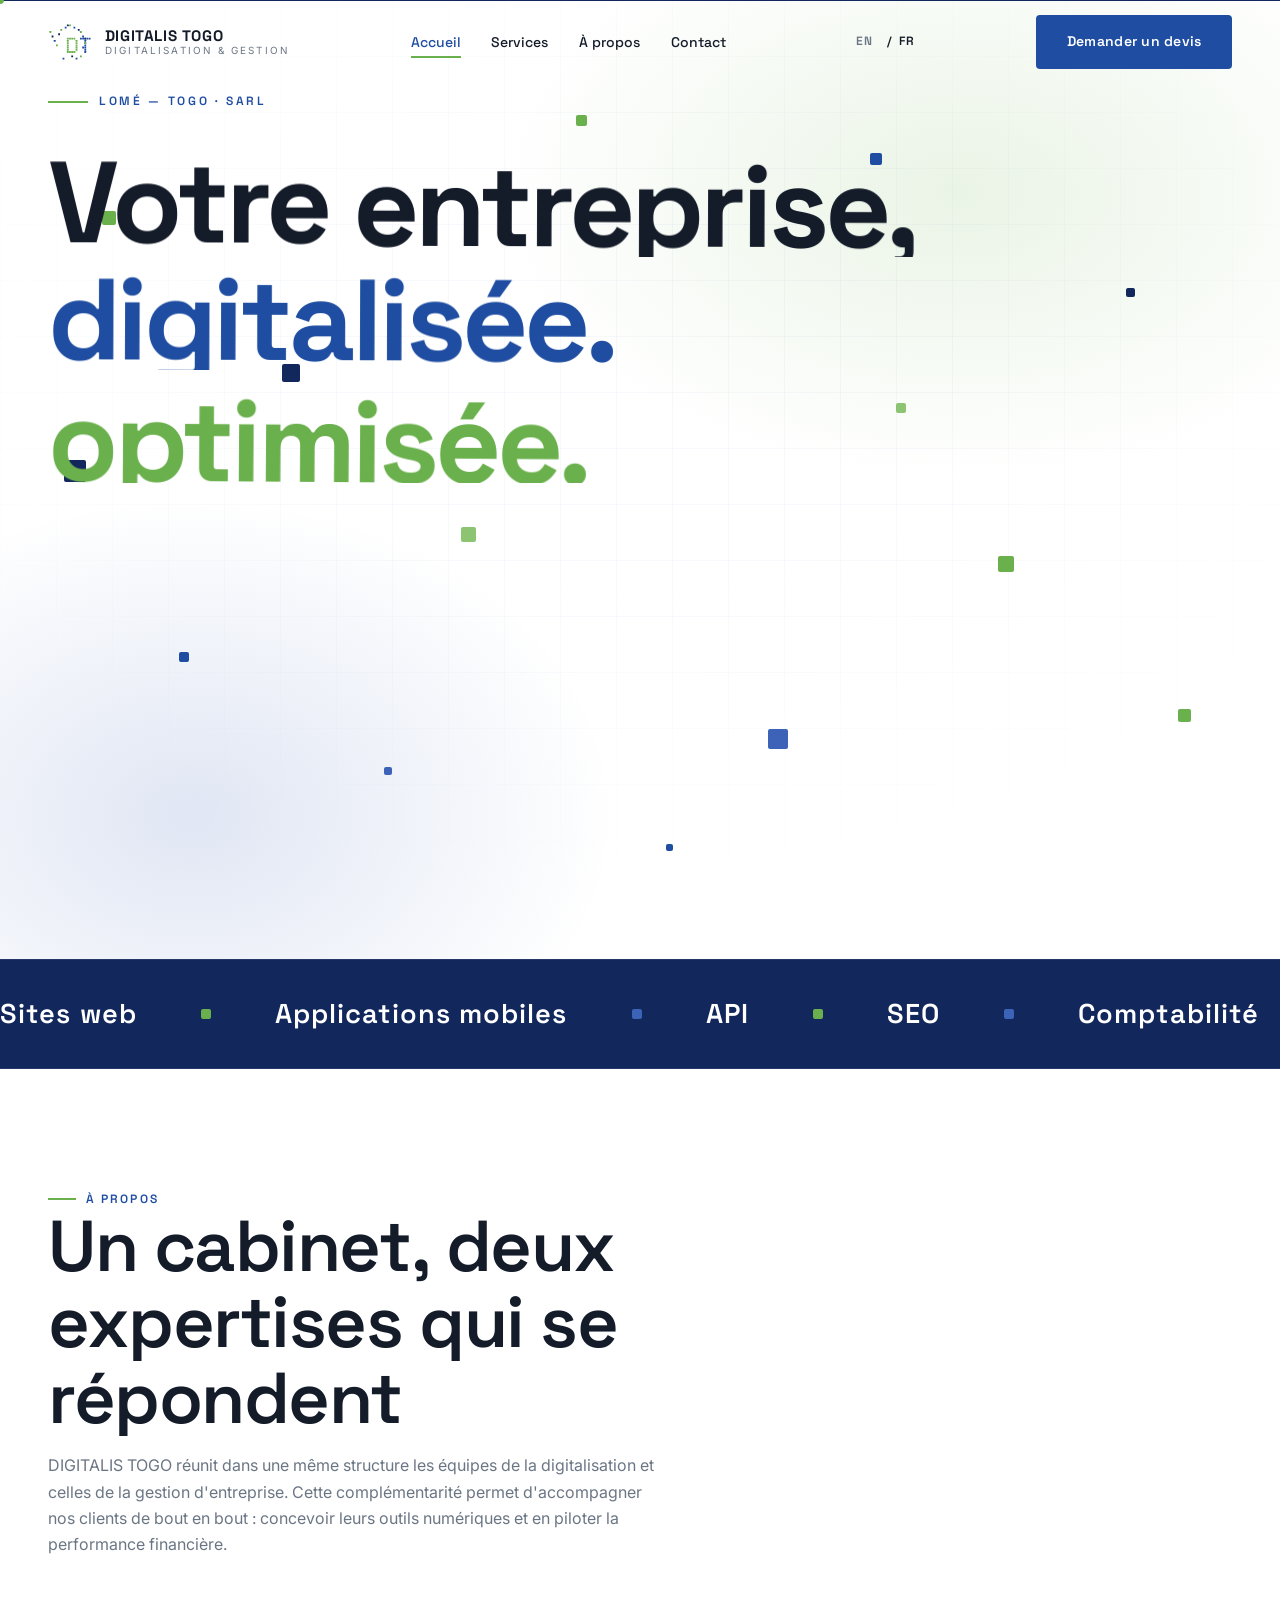
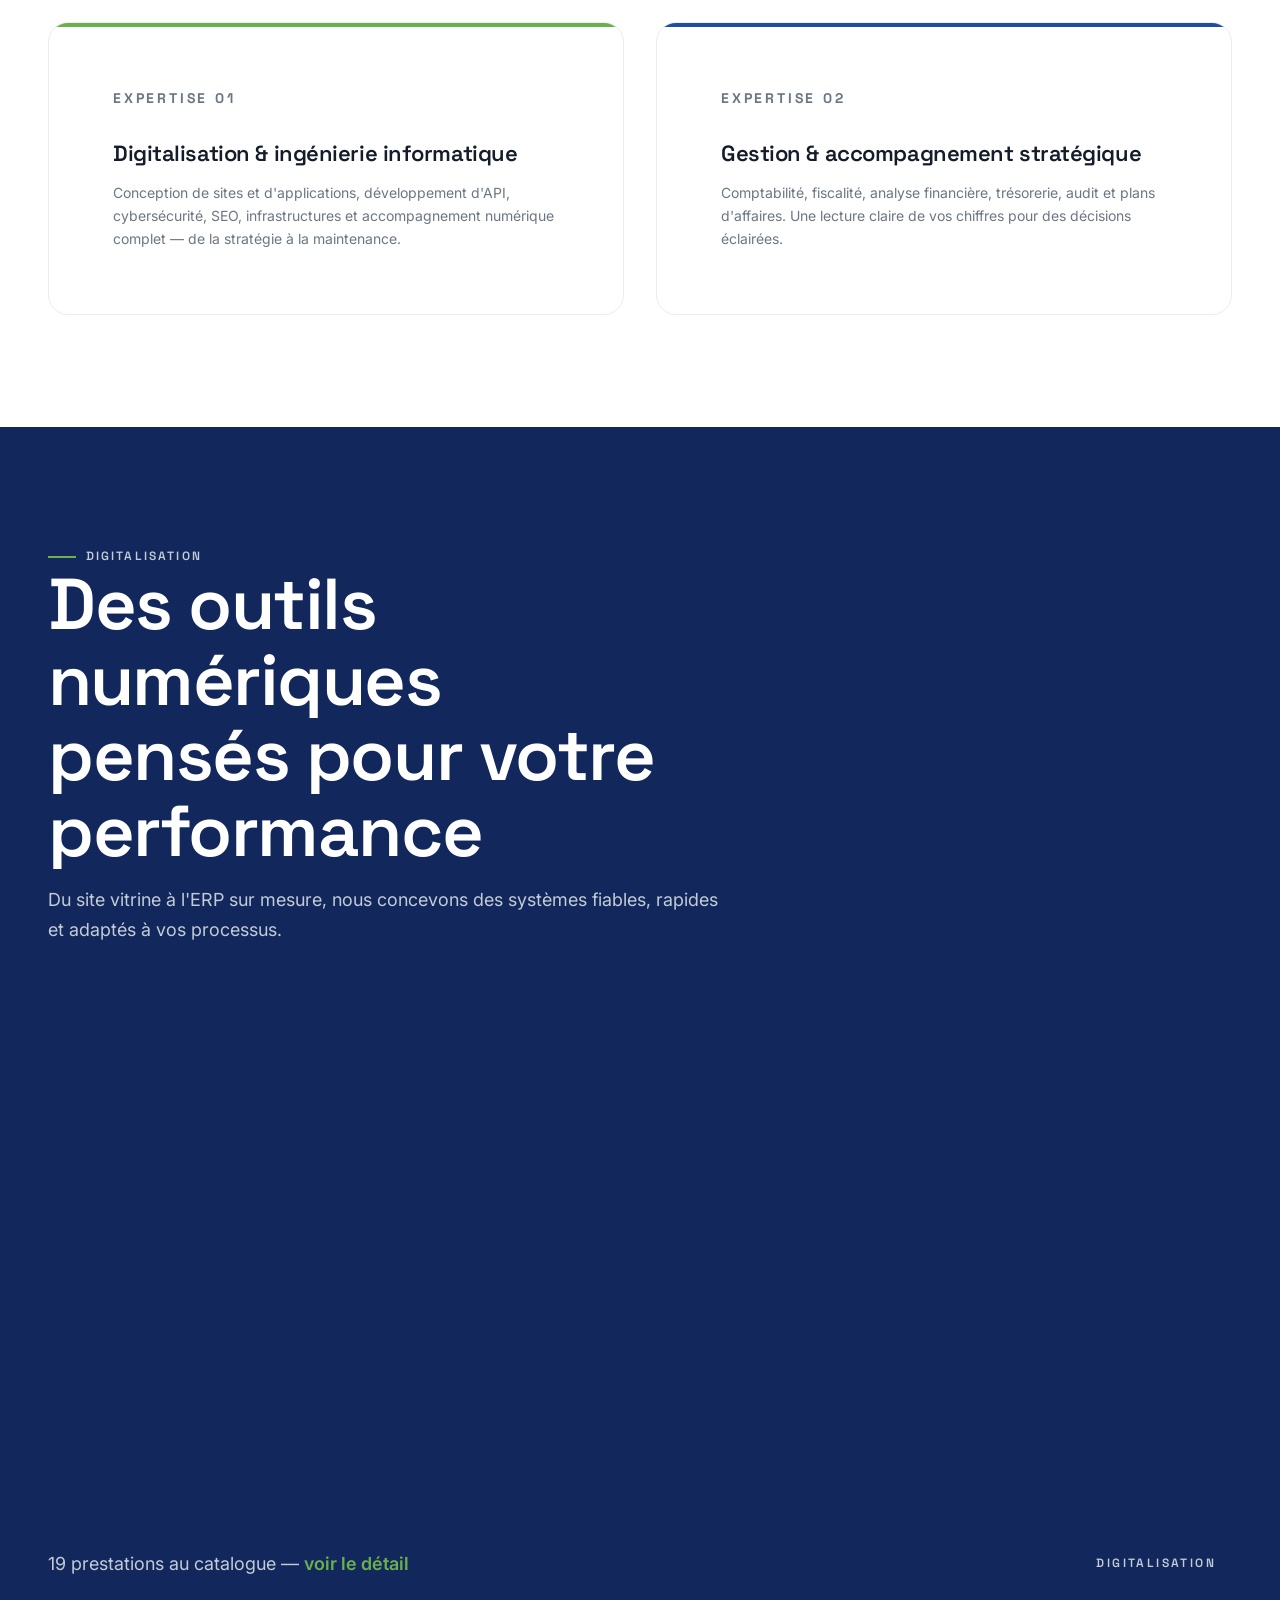
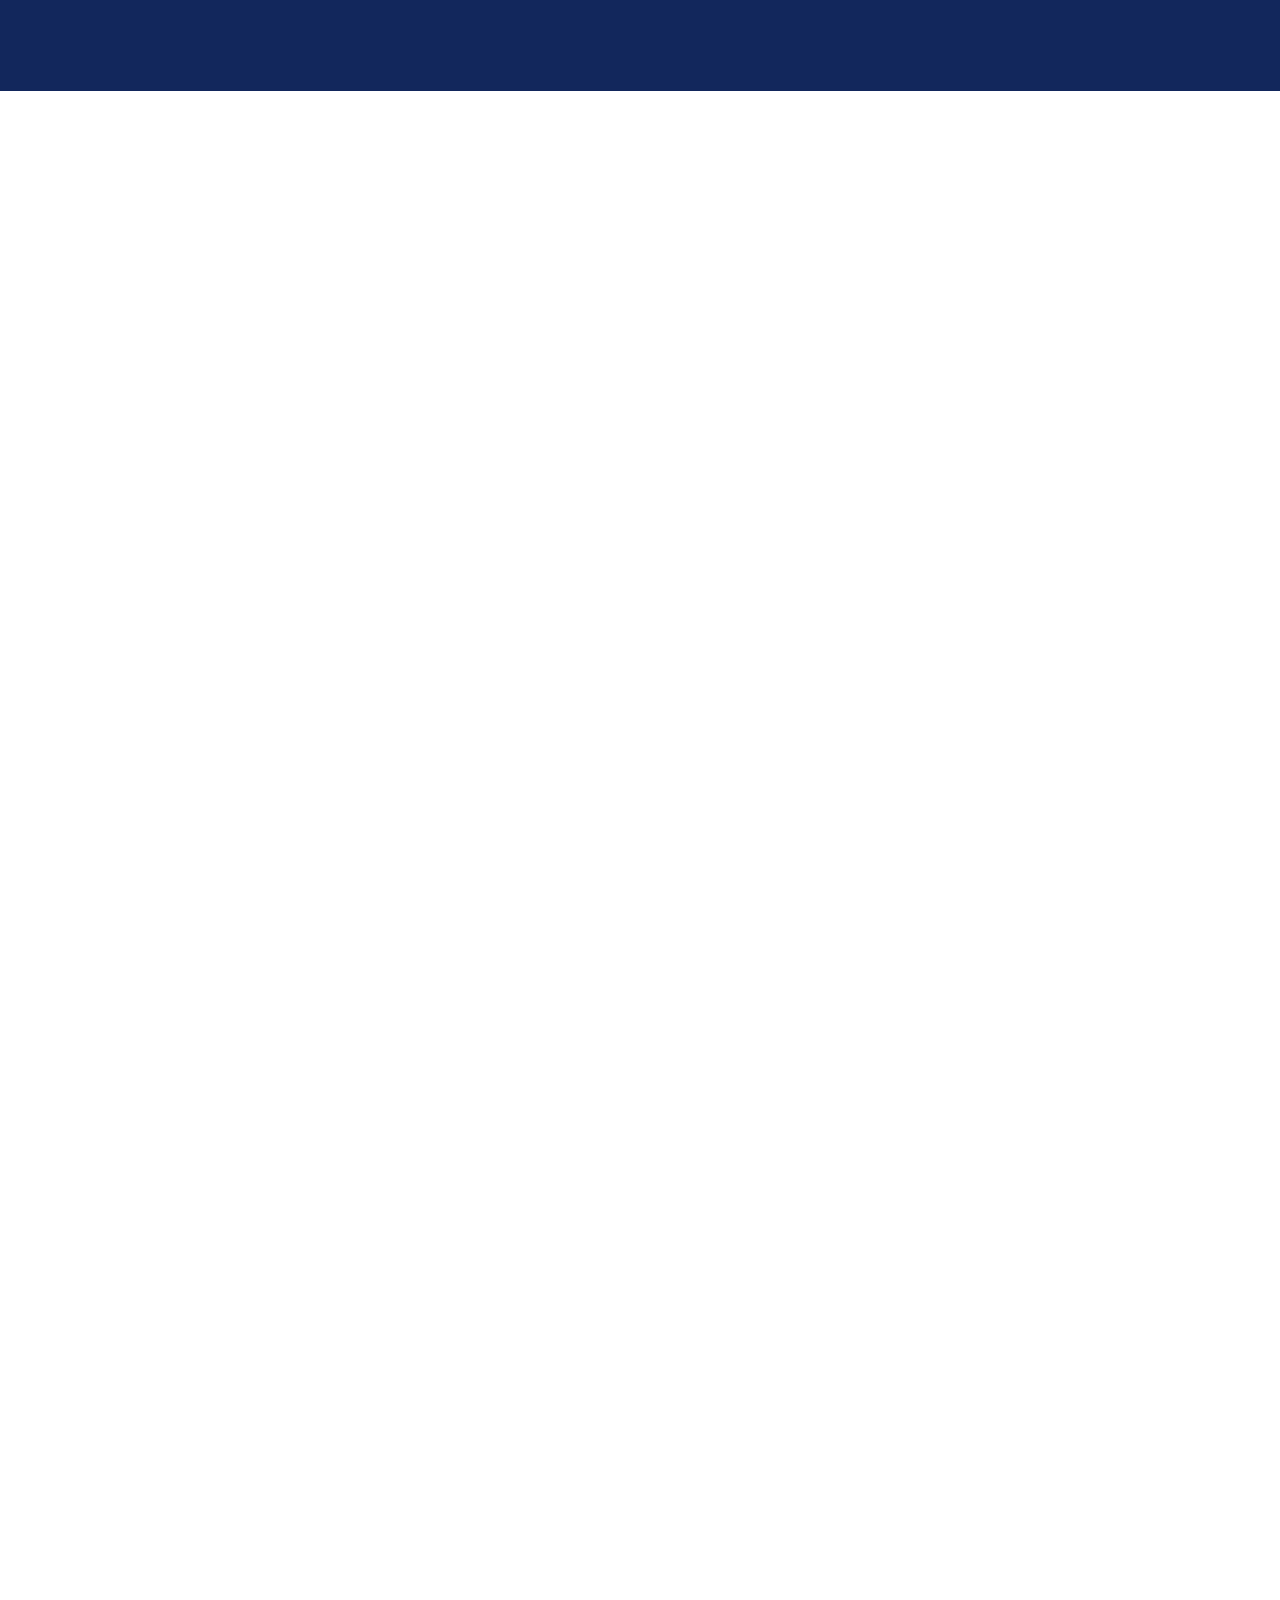
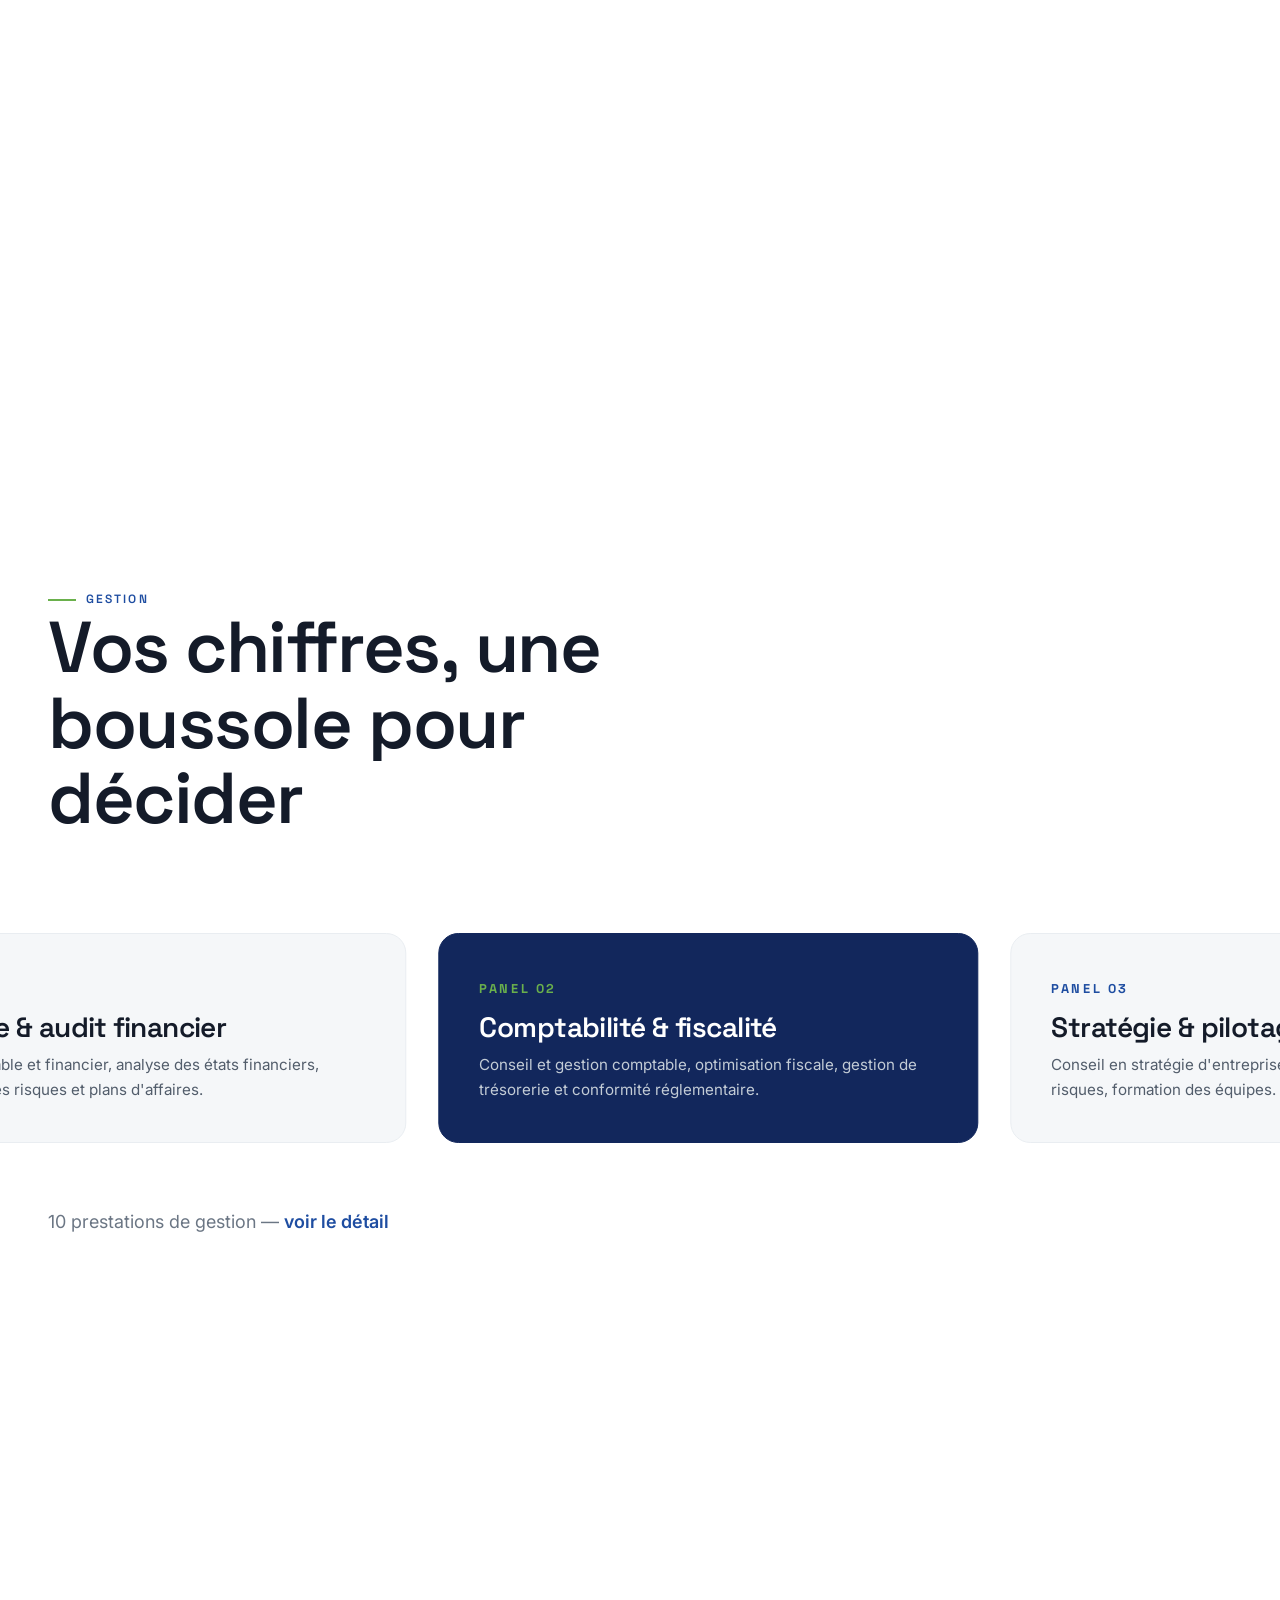
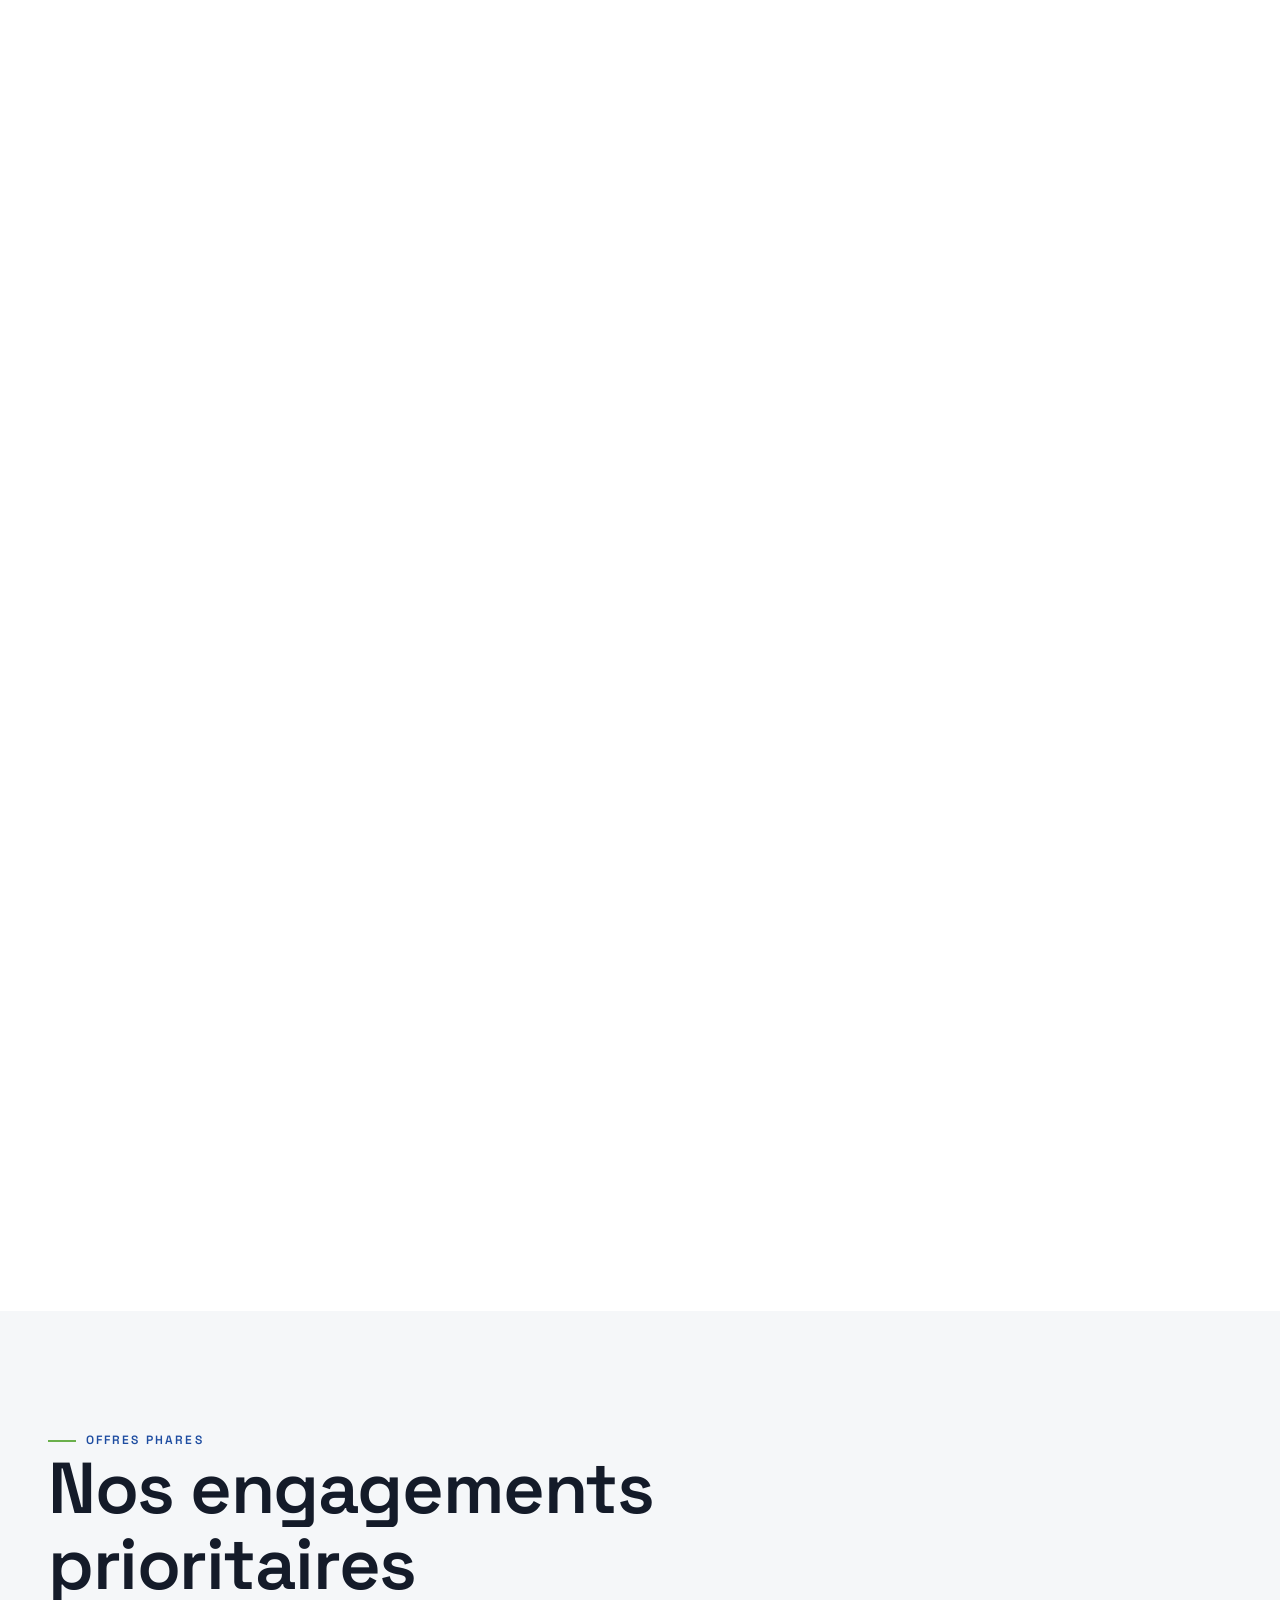
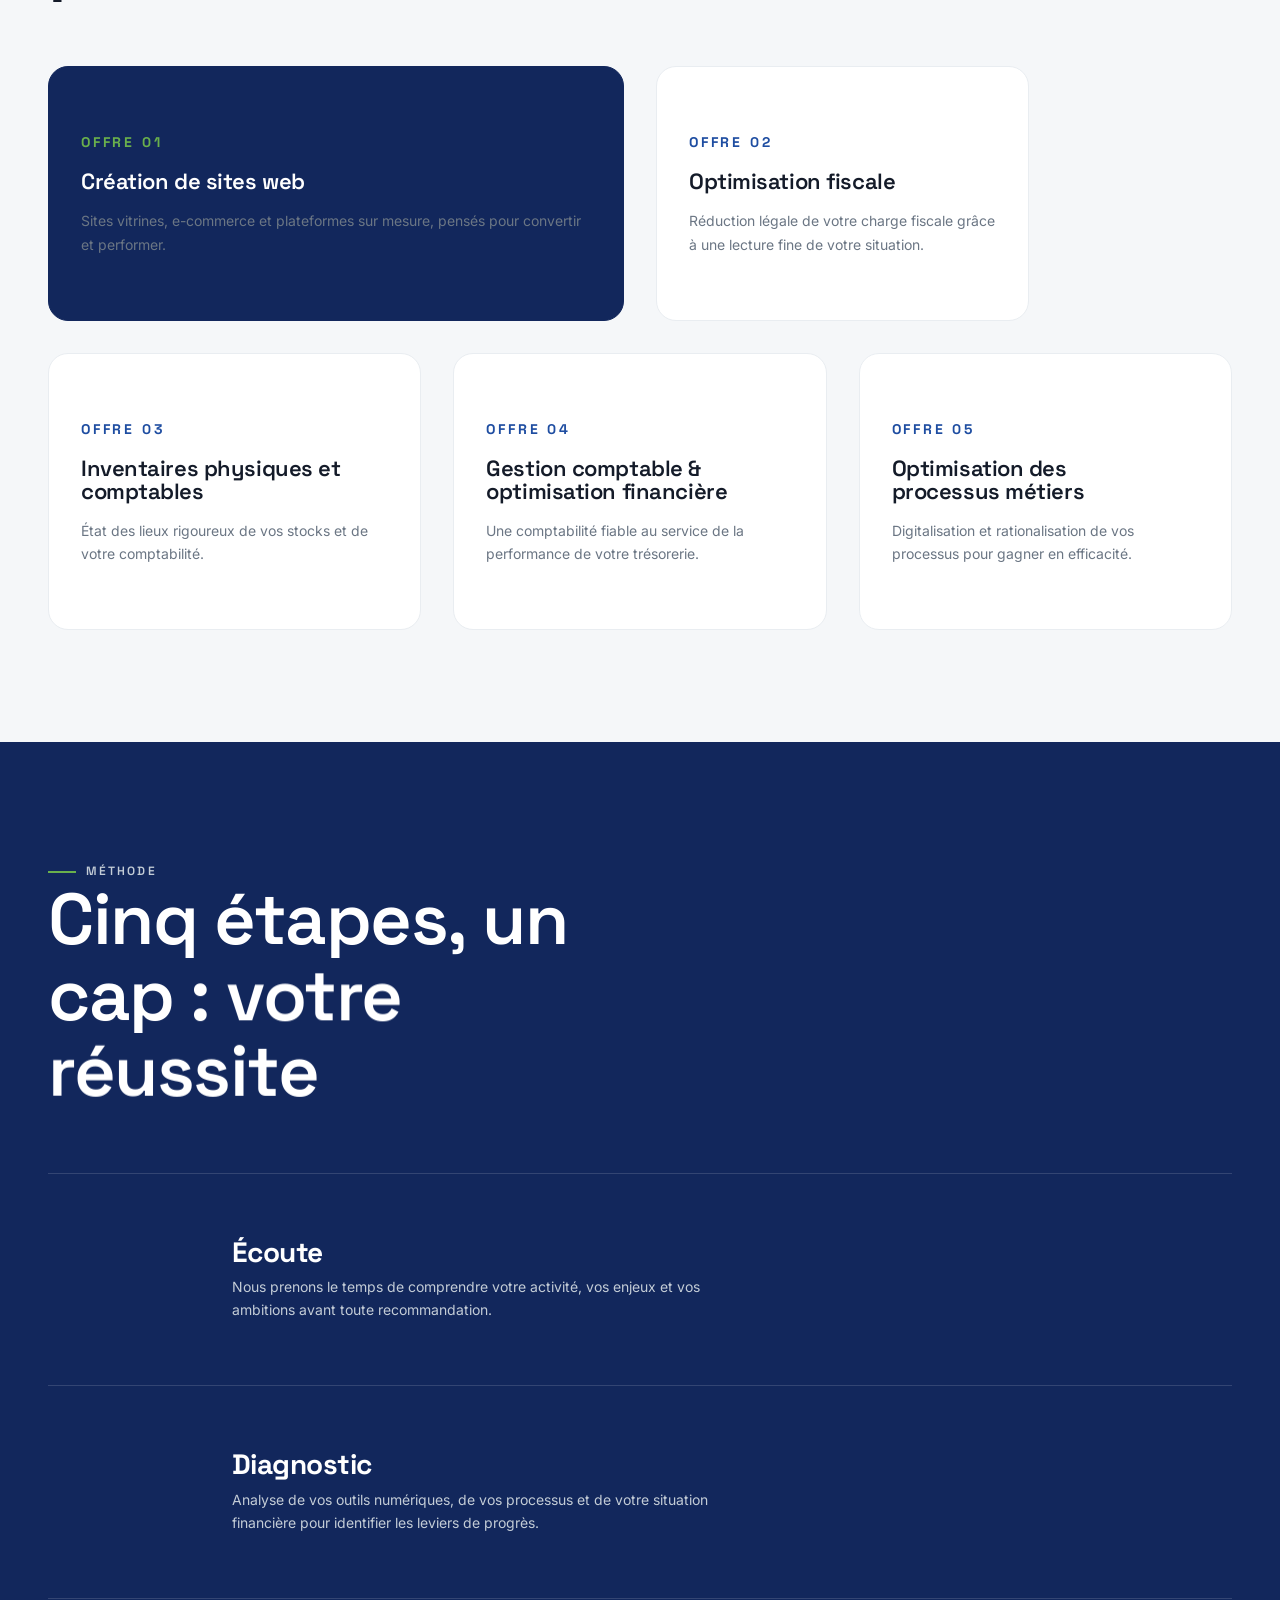
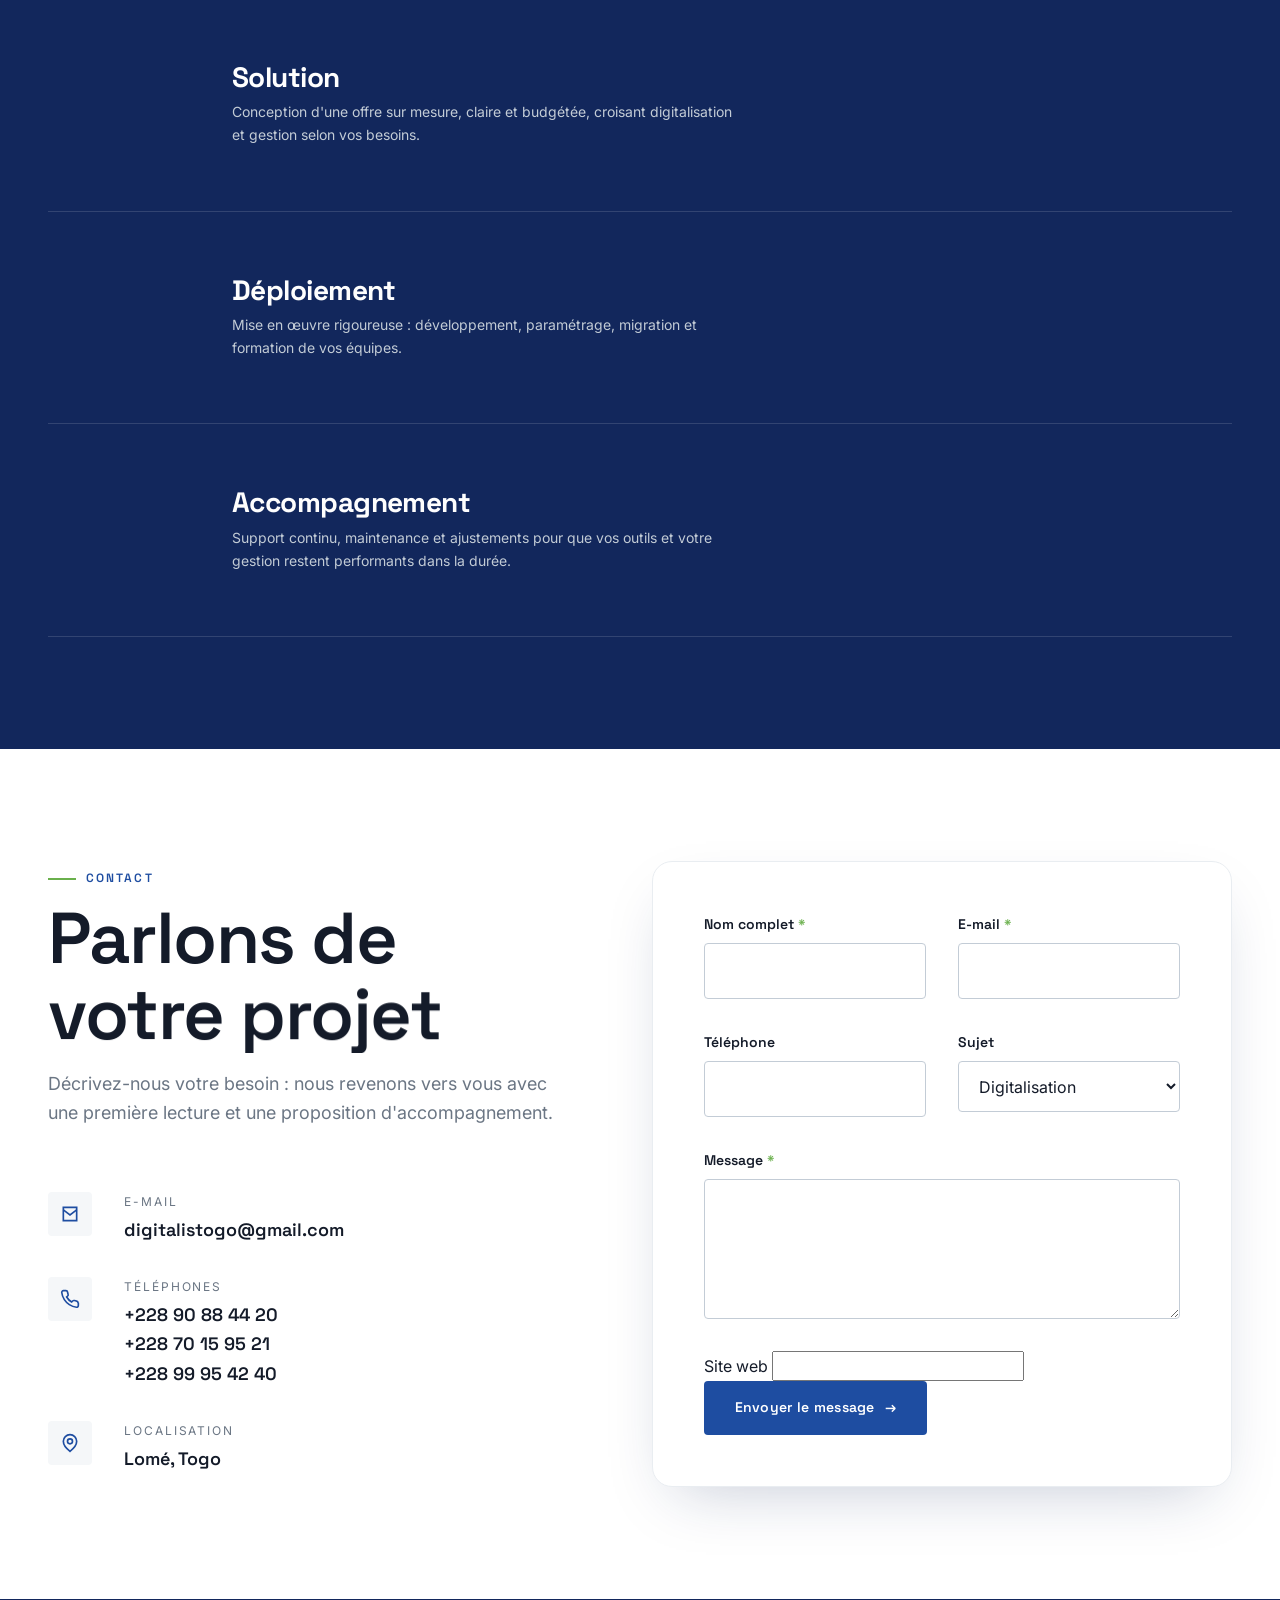
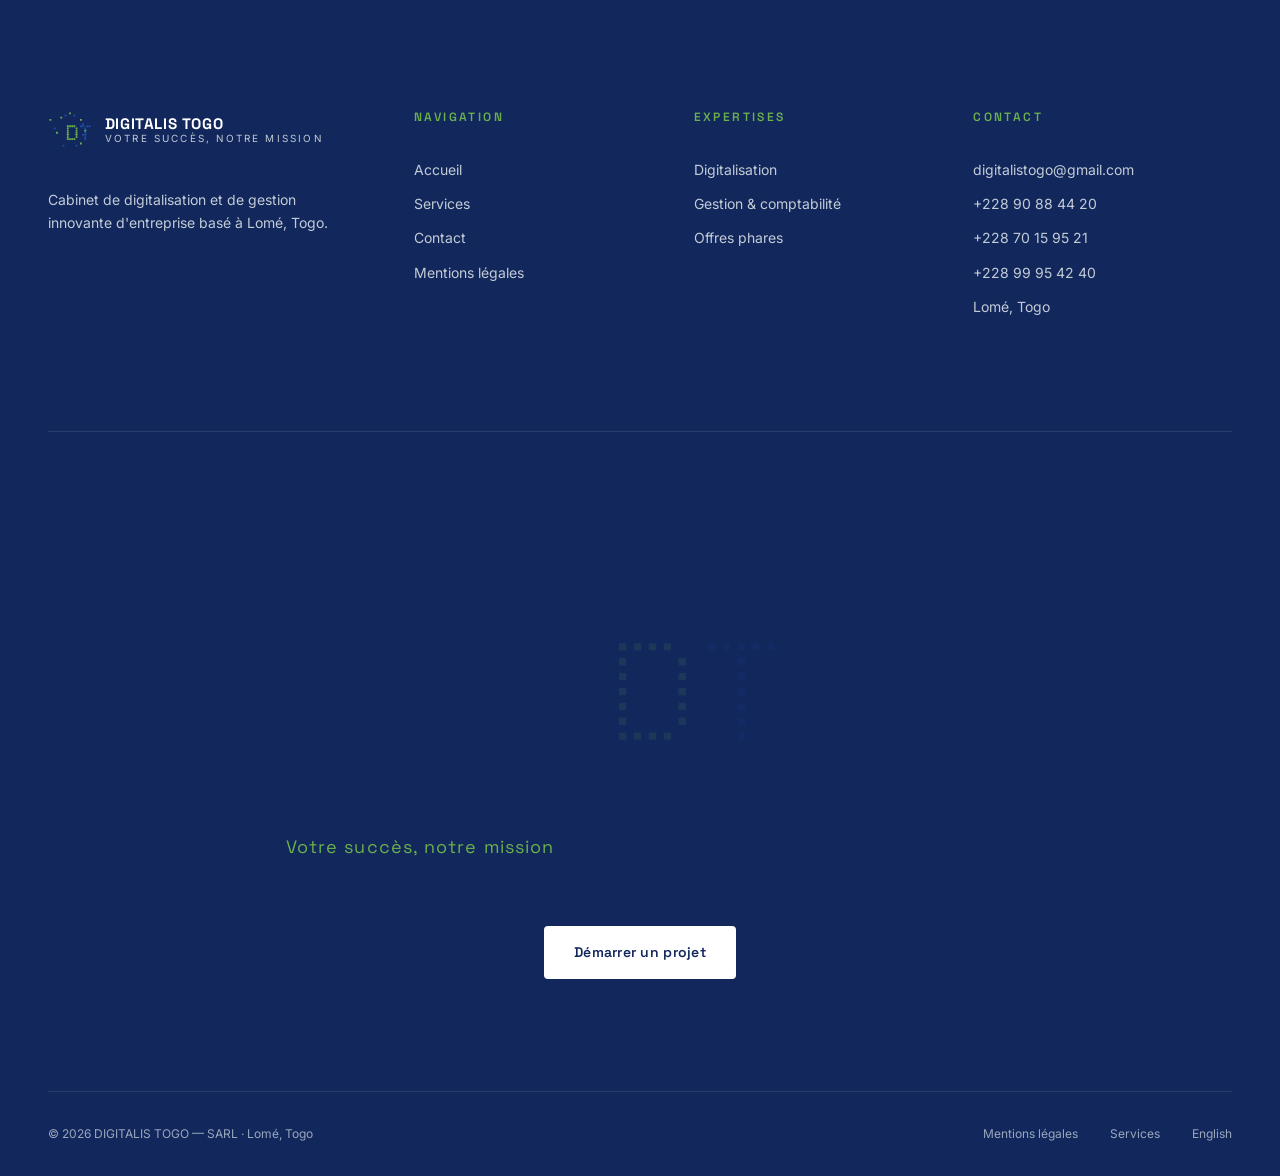
<file: index.html>
<!DOCTYPE html>
<html lang="fr">
<head>
  <meta charset="UTF-8">
  <meta name="viewport" content="width=device-width, initial-scale=1.0">
  <title>DIGITALIS TOGO — Cabinet de digitalisation et de gestion innovante | Lomé</title>
  <meta name="description" content="DIGITALIS TOGO, cabinet à Lomé spécialisé en digitalisation et gestion innovante d'entreprise : sites web, applications, comptabilité, fiscalité et stratégie.">
  <meta name="theme-color" content="#12275c">
  <link rel="canonical" href="https://digitalis-togo.com/">
  <link rel="alternate" hreflang="fr" href="https://digitalis-togo.com/">
  <link rel="alternate" hreflang="en" href="https://digitalis-togo.com/en/">
  <link rel="alternate" hreflang="x-default" href="https://digitalis-togo.com/">

  <!-- Open Graph -->
  <meta property="og:type" content="website">
  <meta property="og:locale" content="fr_TG">
  <meta property="og:site_name" content="DIGITALIS TOGO">
  <meta property="og:title" content="DIGITALIS TOGO — Votre succès, notre mission">
  <meta property="og:description" content="Cabinet de digitalisation et de gestion innovante d'entreprise à Lomé, Togo.">
  <meta property="og:url" content="https://digitalis-togo.com/">
  <meta property="og:image" content="./assets/images/og-cover.png">

  <!-- Favicon -->
  <link rel="icon" type="image/svg+xml" href="./favicon/favicon.svg">
  <link rel="apple-touch-icon" href="./favicon/favicon.svg">

  <!-- Polices -->
  <link rel="preconnect" href="https://fonts.googleapis.com">
  <link rel="preconnect" href="https://fonts.gstatic.com" crossorigin>
  <link href="https://fonts.googleapis.com/css2?family=Inter:wght@400;500;600&family=Space+Grotesk:wght@500;600;700&display=swap" rel="stylesheet">

  <!-- CSS -->
  <link rel="stylesheet" href="./assets/css/main.css">
  <link rel="stylesheet" href="./assets/css/components.css">
  <link rel="stylesheet" href="./assets/css/animations.css">
  <link rel="stylesheet" href="./assets/css/responsive.css">

  <noscript><style>.intro{display:none!important}.js [data-reveal]{opacity:1!important;transform:none!important}</style></noscript>

  <!-- Données structurées -->
  <script type="application/ld+json">
  {
    "@context": "https://schema.org",
    "@type": "ProfessionalService",
    "name": "DIGITALIS TOGO",
    "slogan": "Votre succès, notre mission",
    "description": "Cabinet de digitalisation et de gestion innovante d'entreprise à Lomé, Togo.",
    "address": { "@type": "PostalAddress", "addressLocality": "Lomé", "addressCountry": "TG" },
    "email": "digitalistogo@gmail.com",
    "telephone": ["+22890884420", "+22870159521", "+22899954240"],
    "foundingDate": "2024-05-17",
    "priceRange": "$$"
  }
  </script>
</head>
<body>

  <a class="skip-link" href="#main">Aller au contenu</a>

  <!-- ===== Intro cinématique ===== -->
  <div class="intro" aria-hidden="true">
    <div class="intro__canvas"></div>
    <svg class="intro__mark" viewBox="-96 -72 242 206" xmlns="http://www.w3.org/2000/svg" aria-hidden="true">
      <g>
        <rect class="logo-px" x="8" y="8" width="10" height="10" rx="1" fill="#6AB04C"/>
        <rect class="logo-px" x="20" y="8" width="10" height="10" rx="1" fill="#6AB04C"/>
        <rect class="logo-px" x="32" y="8" width="10" height="10" rx="1" fill="#6AB04C"/>
        <rect class="logo-px" x="44" y="8" width="10" height="10" rx="1" fill="#6AB04C"/>
        <rect class="logo-px" x="8" y="20" width="10" height="10" rx="1" fill="#6AB04C"/>
        <rect class="logo-px" x="56" y="20" width="10" height="10" rx="1" fill="#6AB04C"/>
        <rect class="logo-px" x="8" y="32" width="10" height="10" rx="1" fill="#6AB04C"/>
        <rect class="logo-px" x="56" y="32" width="10" height="10" rx="1" fill="#6AB04C"/>
        <rect class="logo-px" x="8" y="44" width="10" height="10" rx="1" fill="#6AB04C"/>
        <rect class="logo-px" x="56" y="44" width="10" height="10" rx="1" fill="#6AB04C"/>
        <rect class="logo-px" x="8" y="56" width="10" height="10" rx="1" fill="#6AB04C"/>
        <rect class="logo-px" x="56" y="56" width="10" height="10" rx="1" fill="#6AB04C"/>
        <rect class="logo-px" x="8" y="68" width="10" height="10" rx="1" fill="#6AB04C"/>
        <rect class="logo-px" x="56" y="68" width="10" height="10" rx="1" fill="#6AB04C"/>
        <rect class="logo-px" x="8" y="80" width="10" height="10" rx="1" fill="#6AB04C"/>
        <rect class="logo-px" x="20" y="80" width="10" height="10" rx="1" fill="#6AB04C"/>
        <rect class="logo-px" x="32" y="80" width="10" height="10" rx="1" fill="#6AB04C"/>
        <rect class="logo-px" x="44" y="80" width="10" height="10" rx="1" fill="#6AB04C"/>
        <rect class="logo-px" x="80" y="8" width="10" height="10" rx="1" fill="#1E4DA1"/>
        <rect class="logo-px" x="92" y="8" width="10" height="10" rx="1" fill="#1E4DA1"/>
        <rect class="logo-px" x="104" y="8" width="10" height="10" rx="1" fill="#1E4DA1"/>
        <rect class="logo-px" x="116" y="8" width="10" height="10" rx="1" fill="#1E4DA1"/>
        <rect class="logo-px" x="128" y="8" width="10" height="10" rx="1" fill="#1E4DA1"/>
        <rect class="logo-px" x="104" y="20" width="10" height="10" rx="1" fill="#1E4DA1"/>
        <rect class="logo-px" x="104" y="32" width="10" height="10" rx="1" fill="#1E4DA1"/>
        <rect class="logo-px" x="104" y="44" width="10" height="10" rx="1" fill="#1E4DA1"/>
        <rect class="logo-px" x="104" y="56" width="10" height="10" rx="1" fill="#1E4DA1"/>
        <rect class="logo-px" x="104" y="68" width="10" height="10" rx="1" fill="#1E4DA1"/>
        <rect class="logo-px" x="104" y="80" width="10" height="10" rx="1" fill="#1E4DA1"/>
      </g>
    </svg>
    <div class="intro__word">DIGITALIS TOGO</div>
    <button class="intro__skip" type="button">Passer</button>
  </div>

  <!-- ===== Header ===== -->
  <header class="site-header">
    <div class="container site-header__inner">
      <a class="brand" href="./">
        <img class="brand__mark" src="./assets/logo/logo.svg" alt="" width="44" height="38">
        <span class="brand__text">
          <span class="brand__name">DIGITALIS TOGO</span>
          <span class="brand__tag">Digitalisation &amp; Gestion</span>
        </span>
      </a>

      <nav class="main-nav" aria-label="Navigation principale">
        <ul>
          <li><a href="./">Accueil</a></li>
          <li><a href="./services.html">Services</a></li>
          <li><a href="#apropos">À propos</a></li>
          <li><a href="#contact">Contact</a></li>
        </ul>
      </nav>

      <div class="lang-switch" aria-label="Langue">
        <a href="./en/" hreflang="en" lang="en">EN</a>
        <span aria-hidden="true">/</span>
        <span class="is-current" aria-current="true">FR</span>
      </div>

      <a class="header__cta btn btn--primary" href="#contact">Demander un devis</a>

      <button class="nav-toggle" type="button" aria-expanded="false" aria-controls="mobile-menu" aria-label="Ouvrir le menu">
        <span></span><span></span><span></span>
      </button>
    </div>
  </header>

  <!-- Menu mobile -->
  <nav class="mobile-menu" id="mobile-menu" aria-label="Navigation mobile">
    <ul>
      <li><a href="./"><span class="menu-index">01</span>Accueil</a></li>
      <li><a href="./services.html"><span class="menu-index">02</span>Services</a></li>
      <li><a href="#apropos"><span class="menu-index">03</span>À propos</a></li>
      <li><a href="#contact"><span class="menu-index">04</span>Contact</a></li>
    </ul>
    <div class="mobile-menu__foot">
      <span>Lomé, Togo</span>
      <a href="tel:+22890884420">+228 90 88 44 20</a>
    </div>
  </nav>

  <main id="main">

    <!-- ===== HERO ===== -->
    <section class="hero" aria-label="Introduction">
      <div class="pixel-grid" aria-hidden="true"></div>
      <div class="hero__visual" aria-hidden="true">
        <!-- Pixels flottants — composition pixel art liée au logo -->
        <div class="float-px px-pulse" style="width:14px;height:14px;left:8%;top:22%;background:#6AB04C;--dur:9s;--delay:0s;--o:0.8"></div>
        <div class="float-px px-pulse" style="width:10px;height:10px;left:14%;top:68%;background:#1E4DA1;--dur:11s;--delay:1.2s;--o:0.6"></div>
        <div class="float-px px-pulse" style="width:18px;height:18px;left:22%;top:38%;background:#12275C;--dur:13s;--delay:0.6s;--o:0.4"></div>
        <div class="float-px px-pulse" style="width:8px;height:8px;left:30%;top:80%;background:#3D63B8;--dur:8s;--delay:2s;--o:0.7"></div>
        <div class="float-px px-pulse" style="width:12px;height:12px;left:68%;top:16%;background:#1E4DA1;--dur:10s;--delay:0.3s;--o:0.5"></div>
        <div class="float-px px-pulse" style="width:16px;height:16px;left:78%;top:58%;background:#6AB04C;--dur:12s;--delay:1.6s;--o:0.55"></div>
        <div class="float-px px-pulse" style="width:9px;height:9px;left:88%;top:30%;background:#12275C;--dur:9.5s;--delay:2.4s;--o:0.6"></div>
        <div class="float-px px-pulse" style="width:20px;height:20px;left:60%;top:76%;background:#3D63B8;--dur:14s;--delay:0.9s;--o:0.35"></div>
        <div class="float-px px-pulse" style="width:11px;height:11px;left:45%;top:12%;background:#6AB04C;--dur:10.5s;--delay:1.9s;--o:0.5"></div>
        <div class="float-px px-pulse" style="width:7px;height:7px;left:52%;top:88%;background:#1E4DA1;--dur:8.5s;--delay:0.4s;--o:0.65"></div>
        <div class="float-px px-pulse" style="width:15px;height:15px;left:36%;top:55%;background:#8CC472;--dur:12.5s;--delay:2.8s;--o:0.4"></div>
        <div class="float-px px-pulse" style="width:13px;height:13px;left:92%;top:74%;background:#6AB04C;--dur:11.5s;--delay:1.4s;--o:0.45"></div>
        <div class="float-px px-pulse" style="width:22px;height:22px;left:5%;top:48%;background:#12275C;--dur:15s;--delay:2.1s;--o:0.3"></div>
        <div class="float-px px-pulse" style="width:10px;height:10px;left:70%;top:42%;background:#8CC472;--dur:9.8s;--delay:3s;--o:0.5"></div>
      </div>

      <div class="container hero__inner">
        <span class="hero__kicker">Lomé — Togo · SARL</span>
        <h1 class="hero__title">
          <span class="line"><span class="word">Votre</span> <span class="word">entreprise,</span></span>
          <span class="line"><span class="word accent">digitalisée.</span></span>
          <span class="line"><span class="word accent-green">optimisée.</span></span>
        </h1>
        <p class="hero__sub">
          DIGITALIS TOGO est un cabinet de digitalisation et de gestion innovante
          d'entreprise. De la conception de vos outils numériques à la gestion
          comptable et stratégique de votre activité.
        </p>
        <div class="hero__actions">
          <a class="btn btn--primary magnetic" href="#contact">Demander un devis <span class="btn__arrow">→</span></a>
          <a class="btn btn--ghost magnetic" href="./services.html">Découvrir nos services</a>
        </div>
        <div class="hero__meta">
          <div class="hero__meta-item"><strong>2</strong><span>Expertises complémentaires</span></div>
          <div class="hero__meta-item"><strong>19</strong><span>Prestations digitalisation</span></div>
          <div class="hero__meta-item"><strong>10</strong><span>Prestations gestion</span></div>
          <div class="hero__meta-item"><strong>2024</strong><span>Cabinet fondé à Lomé</span></div>
        </div>
      </div>

      <div class="hero__scrollcue" aria-hidden="true">Défiler</div>
    </section>

    <!-- ===== Marquee ===== -->
    <div class="marquee" aria-hidden="true">
      <div class="marquee__track">
        <div class="marquee__group">
          <span class="marquee__item">Sites web</span>
          <span class="marquee__item">Applications mobiles</span>
          <span class="marquee__item">API</span>
          <span class="marquee__item">SEO</span>
          <span class="marquee__item">Comptabilité</span>
          <span class="marquee__item">Fiscalité</span>
          <span class="marquee__item">Inventaires</span>
          <span class="marquee__item">Audit</span>
        </div>
        <div class="marquee__group">
          <span class="marquee__item">Sites web</span>
          <span class="marquee__item">Applications mobiles</span>
          <span class="marquee__item">API</span>
          <span class="marquee__item">SEO</span>
          <span class="marquee__item">Comptabilité</span>
          <span class="marquee__item">Fiscalité</span>
          <span class="marquee__item">Inventaires</span>
          <span class="marquee__item">Audit</span>
        </div>
      </div>
    </div>

    <!-- ===== À PROPOS ===== -->
    <section class="section" id="apropos" aria-labelledby="apropos-title">
      <div class="container">
        <div class="section-head" data-reveal>
          <span class="eyebrow">À propos</span>
          <h2 id="apropos-title" data-split>Un cabinet, deux expertises qui se répondent</h2>
          <p>
            DIGITALIS TOGO réunit dans une même structure les équipes de la
            digitalisation et celles de la gestion d'entreprise. Cette
            complémentarité permet d'accompagner nos clients de bout en bout :
            concevoir leurs outils numériques et en piloter la performance
            financière.
          </p>
        </div>

        <div class="expertise" data-stagger>
          <article class="expertise__card expertise__card--digital">
            <span class="expertise__index">EXPERTISE 01</span>
            <h3>Digitalisation &amp; ingénierie informatique</h3>
            <p>
              Conception de sites et d'applications, développement d'API,
              cybersécurité, SEO, infrastructures et accompagnement numérique
              complet — de la stratégie à la maintenance.
            </p>
          </article>
          <article class="expertise__card expertise__card--gestion">
            <span class="expertise__index">EXPERTISE 02</span>
            <h3>Gestion &amp; accompagnement stratégique</h3>
            <p>
              Comptabilité, fiscalité, analyse financière, trésorerie, audit et
              plans d'affaires. Une lecture claire de vos chiffres pour des
              décisions éclairées.
            </p>
          </article>
        </div>
      </div>
    </section>

    <!-- ===== SÉQUENCE 1 : DIGITALISATION ===== -->
    <section class="section section--dark" data-sequence="digitalisation" aria-labelledby="dig-title">
      <div class="container">
        <div class="section-head">
          <span class="eyebrow">Digitalisation</span>
          <h2 id="dig-title" data-split>Des outils numériques pensés pour votre performance</h2>
          <p class="text-lead">
            Du site vitrine à l'ERP sur mesure, nous concevons des systèmes
            fiables, rapides et adaptés à vos processus.
          </p>
        </div>
      </div>

      <div class="seq__stage" style="position:relative;height:60vh;display:grid;place-items:center;">
        <div class="seq__chips" style="display:grid;grid-template-columns:repeat(4,180px);gap:1rem;position:absolute;inset:0;margin:auto;width:max-content;height:max-content;">
          <span class="seq__chip" style="padding:.8rem 1rem;border-radius:8px;background:rgba(106,176,76,.15);border:1px solid rgba(106,176,76,.4);color:#fff;font-family:'Space Grotesk';font-size:.85rem;">Sites web &amp; e-commerce</span>
          <span class="seq__chip" style="padding:.8rem 1rem;border-radius:8px;background:rgba(61,99,184,.18);border:1px solid rgba(141,164,232,.4);color:#fff;font-family:'Space Grotesk';font-size:.85rem;">Applications mobiles</span>
          <span class="seq__chip" style="padding:.8rem 1rem;border-radius:8px;background:rgba(106,176,76,.15);border:1px solid rgba(106,176,76,.4);color:#fff;font-family:'Space Grotesk';font-size:.85rem;">API &amp; intégrations</span>
          <span class="seq__chip" style="padding:.8rem 1rem;border-radius:8px;background:rgba(61,99,184,.18);border:1px solid rgba(141,164,232,.4);color:#fff;font-family:'Space Grotesk';font-size:.85rem;">SEO &amp; marketing digital</span>
          <span class="seq__chip" style="padding:.8rem 1rem;border-radius:8px;background:rgba(106,176,76,.15);border:1px solid rgba(106,176,76,.4);color:#fff;font-family:'Space Grotesk';font-size:.85rem;">Cybersécurité</span>
          <span class="seq__chip" style="padding:.8rem 1rem;border-radius:8px;background:rgba(61,99,184,.18);border:1px solid rgba(141,164,232,.4);color:#fff;font-family:'Space Grotesk';font-size:.85rem;">Systèmes informatiques</span>
          <span class="seq__chip" style="padding:.8rem 1rem;border-radius:8px;background:rgba(106,176,76,.15);border:1px solid rgba(106,176,76,.4);color:#fff;font-family:'Space Grotesk';font-size:.85rem;">Hébergement &amp; maintenance</span>
          <span class="seq__chip" style="padding:.8rem 1rem;border-radius:8px;background:rgba(61,99,184,.18);border:1px solid rgba(141,164,232,.4);color:#fff;font-family:'Space Grotesk';font-size:.85rem;">Audit &amp; stratégie numérique</span>
        </div>
      </div>

      <div class="container">
        <div style="display:flex;justify-content:space-between;align-items:center;flex-wrap:wrap;gap:1rem;">
          <p class="text-lead">19 prestations au catalogue — <a href="./services.html" style="color:var(--color-green);font-weight:600;">voir le détail</a></p>
          <span class="divider-label" style="max-width:280px;">Digitalisation</span>
        </div>
      </div>
    </section>

    <!-- ===== SÉQUENCE 2 : GESTION ===== -->
    <section class="section" data-sequence="gestion" aria-labelledby="gest-title" style="padding:0;overflow:hidden;">
      <div class="container" style="padding-top:var(--space-xl);">
        <div class="section-head">
          <span class="eyebrow">Gestion</span>
          <h2 id="gest-title" data-split>Vos chiffres, une boussole pour décider</h2>
        </div>
      </div>
      <div class="seq__track" style="display:flex;gap:2rem;padding:2rem 0 4rem;width:max-content;will-change:transform;">
        <article class="seq__panel" style="flex:0 0 min(540px,82vw);padding:2.5rem;border-radius:20px;background:var(--color-gray-50);border:1px solid var(--color-gray-100);">
          <span style="font-family:'Space Grotesk';font-size:.8rem;font-weight:700;letter-spacing:.2em;color:var(--color-blue);">PANEL 01</span>
          <h3 style="margin:.8rem 0 .6rem;">Analyse &amp; audit financier</h3>
          <p style="color:var(--color-gray-600);font-size:.95rem;">Audit comptable et financier, analyse des états financiers, évaluation des risques et plans d'affaires.</p>
        </article>
        <article class="seq__panel" style="flex:0 0 min(540px,82vw);padding:2.5rem;border-radius:20px;background:var(--color-night);border:1px solid var(--color-night);">
          <span style="font-family:'Space Grotesk';font-size:.8rem;font-weight:700;letter-spacing:.2em;color:var(--color-green);">PANEL 02</span>
          <h3 style="margin:.8rem 0 .6rem;color:#fff;">Comptabilité &amp; fiscalité</h3>
          <p style="color:#c3ccd6;font-size:.95rem;">Conseil et gestion comptable, optimisation fiscale, gestion de trésorerie et conformité réglementaire.</p>
        </article>
        <article class="seq__panel" style="flex:0 0 min(540px,82vw);padding:2.5rem;border-radius:20px;background:var(--color-gray-50);border:1px solid var(--color-gray-100);">
          <span style="font-family:'Space Grotesk';font-size:.8rem;font-weight:700;letter-spacing:.2em;color:var(--color-blue);">PANEL 03</span>
          <h3 style="margin:.8rem 0 .6rem;">Stratégie &amp; pilotage</h3>
          <p style="color:var(--color-gray-600);font-size:.95rem;">Conseil en stratégie d'entreprise, gestion et évaluation des risques, formation des équipes.</p>
        </article>
        <article class="seq__panel" style="flex:0 0 min(540px,82vw);padding:2.5rem;border-radius:20px;background:var(--color-night);border:1px solid var(--color-night);">
          <span style="font-family:'Space Grotesk';font-size:.8rem;font-weight:700;letter-spacing:.2em;color:var(--color-green);">PANEL 04</span>
          <h3 style="margin:.8rem 0 .6rem;color:#fff;">Inventaires &amp; optimisation</h3>
          <p style="color:#c3ccd6;font-size:.95rem;">Inventaires physiques et comptables, optimisation des processus métiers et des performances financières.</p>
        </article>
        <article class="seq__panel" style="flex:0 0 min(540px,82vw);padding:2.5rem;border-radius:20px;background:var(--color-gray-50);border:1px solid var(--color-gray-100);">
          <span style="font-family:'Space Grotesk';font-size:.8rem;font-weight:700;letter-spacing:.2em;color:var(--color-blue);">PANEL 05</span>
          <h3 style="margin:.8rem 0 .6rem;">Formation</h3>
          <p style="color:var(--color-gray-600);font-size:.95rem;">Montée en compétences de vos équipes en gestion, comptabilité et culture numérique.</p>
        </article>
      </div>
      <div class="container">
        <p class="text-lead">10 prestations de gestion — <a href="./services.html" style="color:var(--color-blue);font-weight:600;">voir le détail</a></p>
      </div>
    </section>

    <!-- ===== OFFRES PHARES ===== -->
    <section class="section section--gray" aria-labelledby="offres-title">
      <div class="container">
        <div class="section-head" data-reveal>
          <span class="eyebrow">Offres phares</span>
          <h2 id="offres-title" data-split>Nos engagements prioritaires</h2>
        </div>
        <div class="offers" data-stagger>
          <article class="offer offer--wide">
            <span class="offer__num">OFFRE 01</span>
            <h3>Création de sites web</h3>
            <p>Sites vitrines, e-commerce et plateformes sur mesure, pensés pour convertir et performer.</p>
          </article>
          <article class="offer">
            <span class="offer__num">OFFRE 02</span>
            <h3>Optimisation fiscale</h3>
            <p>Réduction légale de votre charge fiscale grâce à une lecture fine de votre situation.</p>
          </article>
          <article class="offer">
            <span class="offer__num">OFFRE 03</span>
            <h3>Inventaires physiques et comptables</h3>
            <p>État des lieux rigoureux de vos stocks et de votre comptabilité.</p>
          </article>
          <article class="offer">
            <span class="offer__num">OFFRE 04</span>
            <h3>Gestion comptable &amp; optimisation financière</h3>
            <p>Une comptabilité fiable au service de la performance de votre trésorerie.</p>
          </article>
          <article class="offer">
            <span class="offer__num">OFFRE 05</span>
            <h3>Optimisation des processus métiers</h3>
            <p>Digitalisation et rationalisation de vos processus pour gagner en efficacité.</p>
          </article>
        </div>
      </div>
    </section>

    <!-- ===== MÉTHODE ===== -->
    <section class="section section--dark" aria-labelledby="methode-title">
      <div class="container">
        <div class="section-head" data-reveal>
          <span class="eyebrow">Méthode</span>
          <h2 id="methode-title" data-split>Cinq étapes, un cap : votre réussite</h2>
        </div>
        <div class="method">
          <div class="method__step">
            <span class="method__num">01</span>
            <div>
              <h3 class="method__title">Écoute</h3>
              <p class="method__desc">Nous prenons le temps de comprendre votre activité, vos enjeux et vos ambitions avant toute recommandation.</p>
            </div>
          </div>
          <div class="method__step">
            <span class="method__num">02</span>
            <div>
              <h3 class="method__title">Diagnostic</h3>
              <p class="method__desc">Analyse de vos outils numériques, de vos processus et de votre situation financière pour identifier les leviers de progrès.</p>
            </div>
          </div>
          <div class="method__step">
            <span class="method__num">03</span>
            <div>
              <h3 class="method__title">Solution</h3>
              <p class="method__desc">Conception d'une offre sur mesure, claire et budgétée, croisant digitalisation et gestion selon vos besoins.</p>
            </div>
          </div>
          <div class="method__step">
            <span class="method__num">04</span>
            <div>
              <h3 class="method__title">Déploiement</h3>
              <p class="method__desc">Mise en œuvre rigoureuse : développement, paramétrage, migration et formation de vos équipes.</p>
            </div>
          </div>
          <div class="method__step">
            <span class="method__num">05</span>
            <div>
              <h3 class="method__title">Accompagnement</h3>
              <p class="method__desc">Support continu, maintenance et ajustements pour que vos outils et votre gestion restent performants dans la durée.</p>
            </div>
          </div>
        </div>
      </div>
    </section>

    <!-- ===== CONTACT ===== -->
    <section class="section" id="contact" aria-labelledby="contact-title">
      <div class="container">
        <div class="contact-grid">
          <div data-reveal>
            <span class="eyebrow">Contact</span>
            <h2 id="contact-title" style="margin:.8rem 0 1rem;" data-split>Parlons de votre projet</h2>
            <p class="text-lead" style="margin-bottom:var(--space-lg);">
              Décrivez-nous votre besoin : nous revenons vers vous avec une
              première lecture et une proposition d'accompagnement.
            </p>
            <div class="contact-info">
              <div class="contact-info__item">
                <span class="contact-info__icon" aria-hidden="true">
                  <svg width="20" height="20" viewBox="0 0 24 24" fill="none" stroke="currentColor" stroke-width="2"><path d="M4 4h16v16H4z"/><path d="m4 7 8 6 8-6"/></svg>
                </span>
                <div>
                  <div class="contact-info__label">E-mail</div>
                  <a class="contact-info__value" href="mailto:digitalistogo@gmail.com">digitalistogo@gmail.com</a>
                </div>
              </div>
              <div class="contact-info__item">
                <span class="contact-info__icon" aria-hidden="true">
                  <svg width="20" height="20" viewBox="0 0 24 24" fill="none" stroke="currentColor" stroke-width="2"><path d="M22 16.9v3a2 2 0 0 1-2.2 2 19.8 19.8 0 0 1-8.6-3.1 19.5 19.5 0 0 1-6-6A19.8 19.8 0 0 1 2.1 4.2 2 2 0 0 1 4.1 2h3a2 2 0 0 1 2 1.7c.1.9.3 1.8.6 2.6a2 2 0 0 1-.5 2.1L8 9.6a16 16 0 0 0 6 6l1.2-1.2a2 2 0 0 1 2.1-.5c.8.3 1.7.5 2.6.6a2 2 0 0 1 1.7 2z"/></svg>
                </span>
                <div>
                  <div class="contact-info__label">Téléphones</div>
                  <a class="contact-info__value" href="tel:+22890884420">+228 90 88 44 20</a><br>
                  <a class="contact-info__value" href="tel:+22870159521">+228 70 15 95 21</a><br>
                  <a class="contact-info__value" href="tel:+22899954240">+228 99 95 42 40</a>
                </div>
              </div>
              <div class="contact-info__item">
                <span class="contact-info__icon" aria-hidden="true">
                  <svg width="20" height="20" viewBox="0 0 24 24" fill="none" stroke="currentColor" stroke-width="2"><path d="M20 10c0 6-8 12-8 12s-8-6-8-12a8 8 0 0 1 16 0z"/><circle cx="12" cy="10" r="3"/></svg>
                </span>
                <div>
                  <div class="contact-info__label">Localisation</div>
                  <span class="contact-info__value">Lomé, Togo</span>
                </div>
              </div>
            </div>
          </div>

          <form class="form" data-contact-form data-reveal novalidate>
            <div class="form__fields">
              <div class="form__row">
                <div class="field">
                  <label for="f-name">Nom complet <span class="req">*</span></label>
                  <input id="f-name" name="name" type="text" required autocomplete="name">
                </div>
                <div class="field">
                  <label for="f-email">E-mail <span class="req">*</span></label>
                  <input id="f-email" name="email" type="email" required autocomplete="email">
                </div>
              </div>
              <div class="form__row">
                <div class="field">
                  <label for="f-phone">Téléphone</label>
                  <input id="f-phone" name="phone" type="tel" autocomplete="tel">
                </div>
                <div class="field">
                  <label for="f-topic">Sujet</label>
                  <select id="f-topic" name="topic">
                    <option value="digitalisation">Digitalisation</option>
                    <option value="gestion">Gestion &amp; comptabilité</option>
                    <option value="devis">Demande de devis</option>
                    <option value="autre">Autre</option>
                  </select>
                </div>
              </div>
              <div class="field">
                <label for="f-message">Message <span class="req">*</span></label>
                <textarea id="f-message" name="message" required></textarea>
              </div>
              <div class="hp-field" aria-hidden="true">
                <label for="f-website">Site web</label>
                <input id="f-website" name="website" type="text" tabindex="-1" autocomplete="off">
              </div>
              <button class="btn btn--primary" type="submit">Envoyer le message <span class="btn__arrow">→</span></button>
            </div>
            <p class="form__error" role="alert"></p>
            <div class="form__success" role="status">
              Merci ! Votre message a bien été envoyé. Nous revenons vers vous rapidement.
            </div>
          </form>
        </div>
      </div>
    </section>
  </main>

  <!-- ===== Footer ===== -->
  <footer class="site-footer">
    <div class="container">
      <div class="footer-top">
        <div class="footer-brand">
          <a class="brand" href="./">
            <img class="brand__mark" src="./assets/logo/logo.svg" alt="" width="44" height="38">
            <span class="brand__text">
              <span class="brand__name">DIGITALIS TOGO</span>
              <span class="brand__tag">Votre succès, notre mission</span>
            </span>
          </a>
          <p>
            Cabinet de digitalisation et de gestion innovante d'entreprise
            basé à Lomé, Togo.
          </p>
          <div class="footer-social">
            <a href="#" rel="noopener" aria-label="Facebook — Digitalis Togo" data-social="facebook">
              <svg width="18" height="18" viewBox="0 0 24 24" fill="currentColor"><path d="M13.5 21v-7h2.4l.4-3h-2.8V9.1c0-.9.3-1.5 1.6-1.5h1.3V4.9c-.6-.1-1.4-.2-2.2-.2-2.2 0-3.7 1.3-3.7 3.8V11H8v3h2.5v7h3z"/></svg>
            </a>
            <a href="#" rel="noopener" aria-label="LinkedIn — Digitalis Togo" data-social="linkedin">
              <svg width="18" height="18" viewBox="0 0 24 24" fill="currentColor"><path d="M6.5 8.8H3.6V21h2.9V8.8zM5 3a1.7 1.7 0 1 0 0 3.4A1.7 1.7 0 0 0 5 3zm5.4 5.8H7.5V21h2.9v-6.6c0-1.7.8-2.6 2-2.6s1.9.9 1.9 2.6V21h2.9v-7.2c0-3.2-1.7-4.7-4-4.7-1.9 0-2.8 1-3.3 1.7V8.8z"/></svg>
            </a>
          </div>
        </div>

        <div class="footer-col">
          <h2 class="footer-col__title">Navigation</h2>
          <ul>
            <li><a href="./">Accueil</a></li>
            <li><a href="./services.html">Services</a></li>
            <li><a href="#contact">Contact</a></li>
            <li><a href="./mentions-legales.html">Mentions légales</a></li>
          </ul>
        </div>

        <div class="footer-col">
          <h2 class="footer-col__title">Expertises</h2>
          <ul>
            <li><a href="./services.html#digitalisation">Digitalisation</a></li>
            <li><a href="./services.html#gestion">Gestion &amp; comptabilité</a></li>
            <li><a href="./services.html#offres">Offres phares</a></li>
          </ul>
        </div>

        <div class="footer-col">
          <h2 class="footer-col__title">Contact</h2>
          <ul>
            <li><a href="mailto:digitalistogo@gmail.com">digitalistogo@gmail.com</a></li>
            <li><a href="tel:+22890884420">+228 90 88 44 20</a></li>
            <li><a href="tel:+22870159521">+228 70 15 95 21</a></li>
            <li><a href="tel:+22899954240">+228 99 95 42 40</a></li>
            <li><span>Lomé, Togo</span></li>
          </ul>
        </div>
      </div>

      <!-- Scène de clôture : reconstruction du logo -->
      <div class="footer-cta" data-footer-scene>
        <svg class="footer-cta__logo" viewBox="-96 -72 242 206" xmlns="http://www.w3.org/2000/svg" aria-hidden="true">
          <g>
            <rect class="logo-px" x="8" y="8" width="10" height="10" rx="1" fill="#6AB04C"/>
            <rect class="logo-px" x="20" y="8" width="10" height="10" rx="1" fill="#6AB04C"/>
            <rect class="logo-px" x="32" y="8" width="10" height="10" rx="1" fill="#6AB04C"/>
            <rect class="logo-px" x="44" y="8" width="10" height="10" rx="1" fill="#6AB04C"/>
            <rect class="logo-px" x="8" y="20" width="10" height="10" rx="1" fill="#6AB04C"/>
            <rect class="logo-px" x="56" y="20" width="10" height="10" rx="1" fill="#6AB04C"/>
            <rect class="logo-px" x="8" y="32" width="10" height="10" rx="1" fill="#6AB04C"/>
            <rect class="logo-px" x="56" y="32" width="10" height="10" rx="1" fill="#6AB04C"/>
            <rect class="logo-px" x="8" y="44" width="10" height="10" rx="1" fill="#6AB04C"/>
            <rect class="logo-px" x="56" y="44" width="10" height="10" rx="1" fill="#6AB04C"/>
            <rect class="logo-px" x="8" y="56" width="10" height="10" rx="1" fill="#6AB04C"/>
            <rect class="logo-px" x="56" y="56" width="10" height="10" rx="1" fill="#6AB04C"/>
            <rect class="logo-px" x="8" y="68" width="10" height="10" rx="1" fill="#6AB04C"/>
            <rect class="logo-px" x="56" y="68" width="10" height="10" rx="1" fill="#6AB04C"/>
            <rect class="logo-px" x="8" y="80" width="10" height="10" rx="1" fill="#6AB04C"/>
            <rect class="logo-px" x="20" y="80" width="10" height="10" rx="1" fill="#6AB04C"/>
            <rect class="logo-px" x="32" y="80" width="10" height="10" rx="1" fill="#6AB04C"/>
            <rect class="logo-px" x="44" y="80" width="10" height="10" rx="1" fill="#6AB04C"/>
            <rect class="logo-px" x="80" y="8" width="10" height="10" rx="1" fill="#1E4DA1"/>
            <rect class="logo-px" x="92" y="8" width="10" height="10" rx="1" fill="#1E4DA1"/>
            <rect class="logo-px" x="104" y="8" width="10" height="10" rx="1" fill="#1E4DA1"/>
            <rect class="logo-px" x="116" y="8" width="10" height="10" rx="1" fill="#1E4DA1"/>
            <rect class="logo-px" x="128" y="8" width="10" height="10" rx="1" fill="#1E4DA1"/>
            <rect class="logo-px" x="104" y="20" width="10" height="10" rx="1" fill="#1E4DA1"/>
            <rect class="logo-px" x="104" y="32" width="10" height="10" rx="1" fill="#1E4DA1"/>
            <rect class="logo-px" x="104" y="44" width="10" height="10" rx="1" fill="#1E4DA1"/>
            <rect class="logo-px" x="104" y="56" width="10" height="10" rx="1" fill="#1E4DA1"/>
            <rect class="logo-px" x="104" y="68" width="10" height="10" rx="1" fill="#1E4DA1"/>
            <rect class="logo-px" x="104" y="80" width="10" height="10" rx="1" fill="#1E4DA1"/>
          </g>
        </svg>
        <p class="slogan">Votre succès, notre mission</p>
        <a class="btn btn--light" href="#contact">Démarrer un projet</a>
      </div>

      <div class="footer-bottom">
        <span>© 2026 DIGITALIS TOGO — SARL · Lomé, Togo</span>
        <nav aria-label="Liens de pied de page">
          <a href="./mentions-legales.html">Mentions légales</a>
          <a href="./services.html">Services</a>
          <a href="./en/">English</a>
        </nav>
      </div>
    </div>
  </footer>

  <!-- Scripts -->
  <script src="./assets/js/config.js" defer></script>
  <script src="./assets/vendor/gsap.min.js" defer></script>
  <script src="./assets/vendor/ScrollTrigger.min.js" defer></script>
  <script src="./assets/vendor/lenis.min.js" defer></script>
  <script src="./assets/vendor/SplitType.min.js" defer></script>
  <script src="./assets/js/main.js" defer></script>
  <script src="./assets/js/scroll.js" defer></script>
  <script src="./assets/js/navigation.js" defer></script>
  <script src="./assets/js/animations.js" defer></script>
  <script src="./assets/js/contact.js" defer></script>
</body>
</html>
</file>
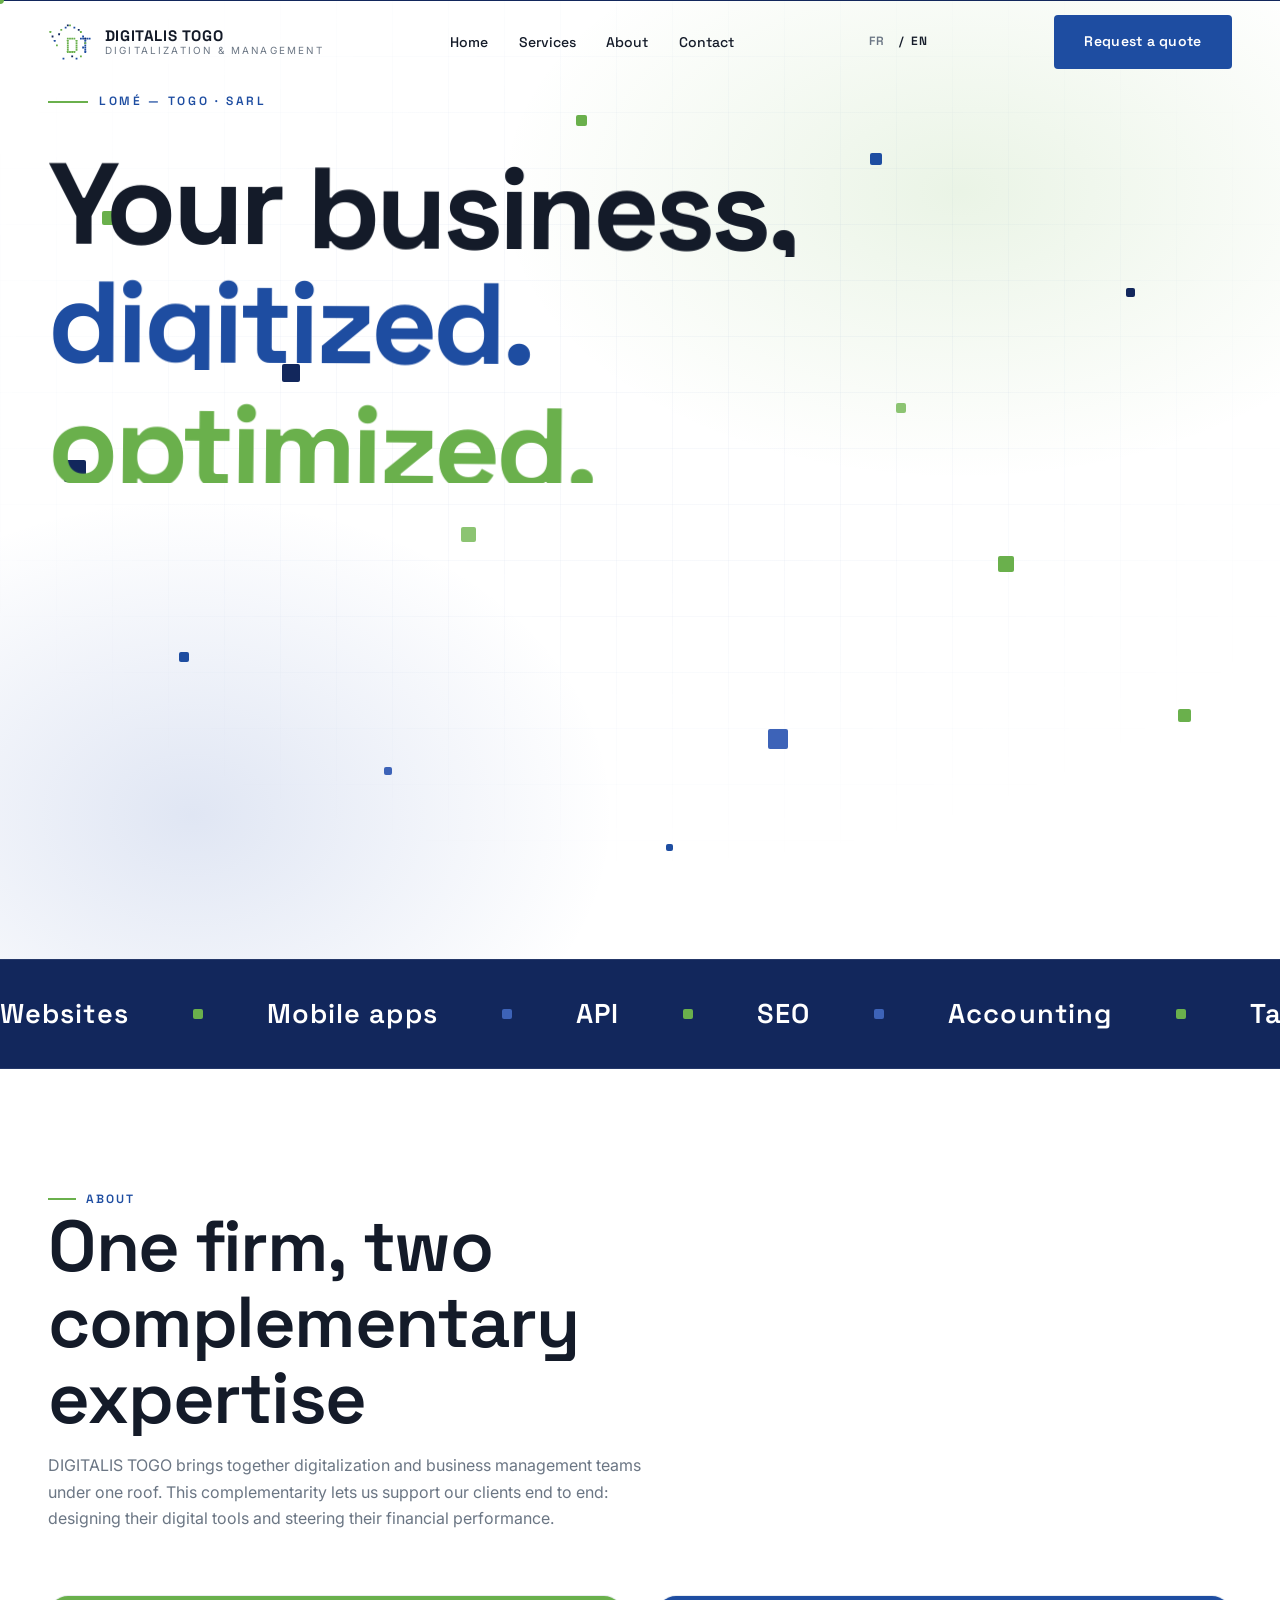
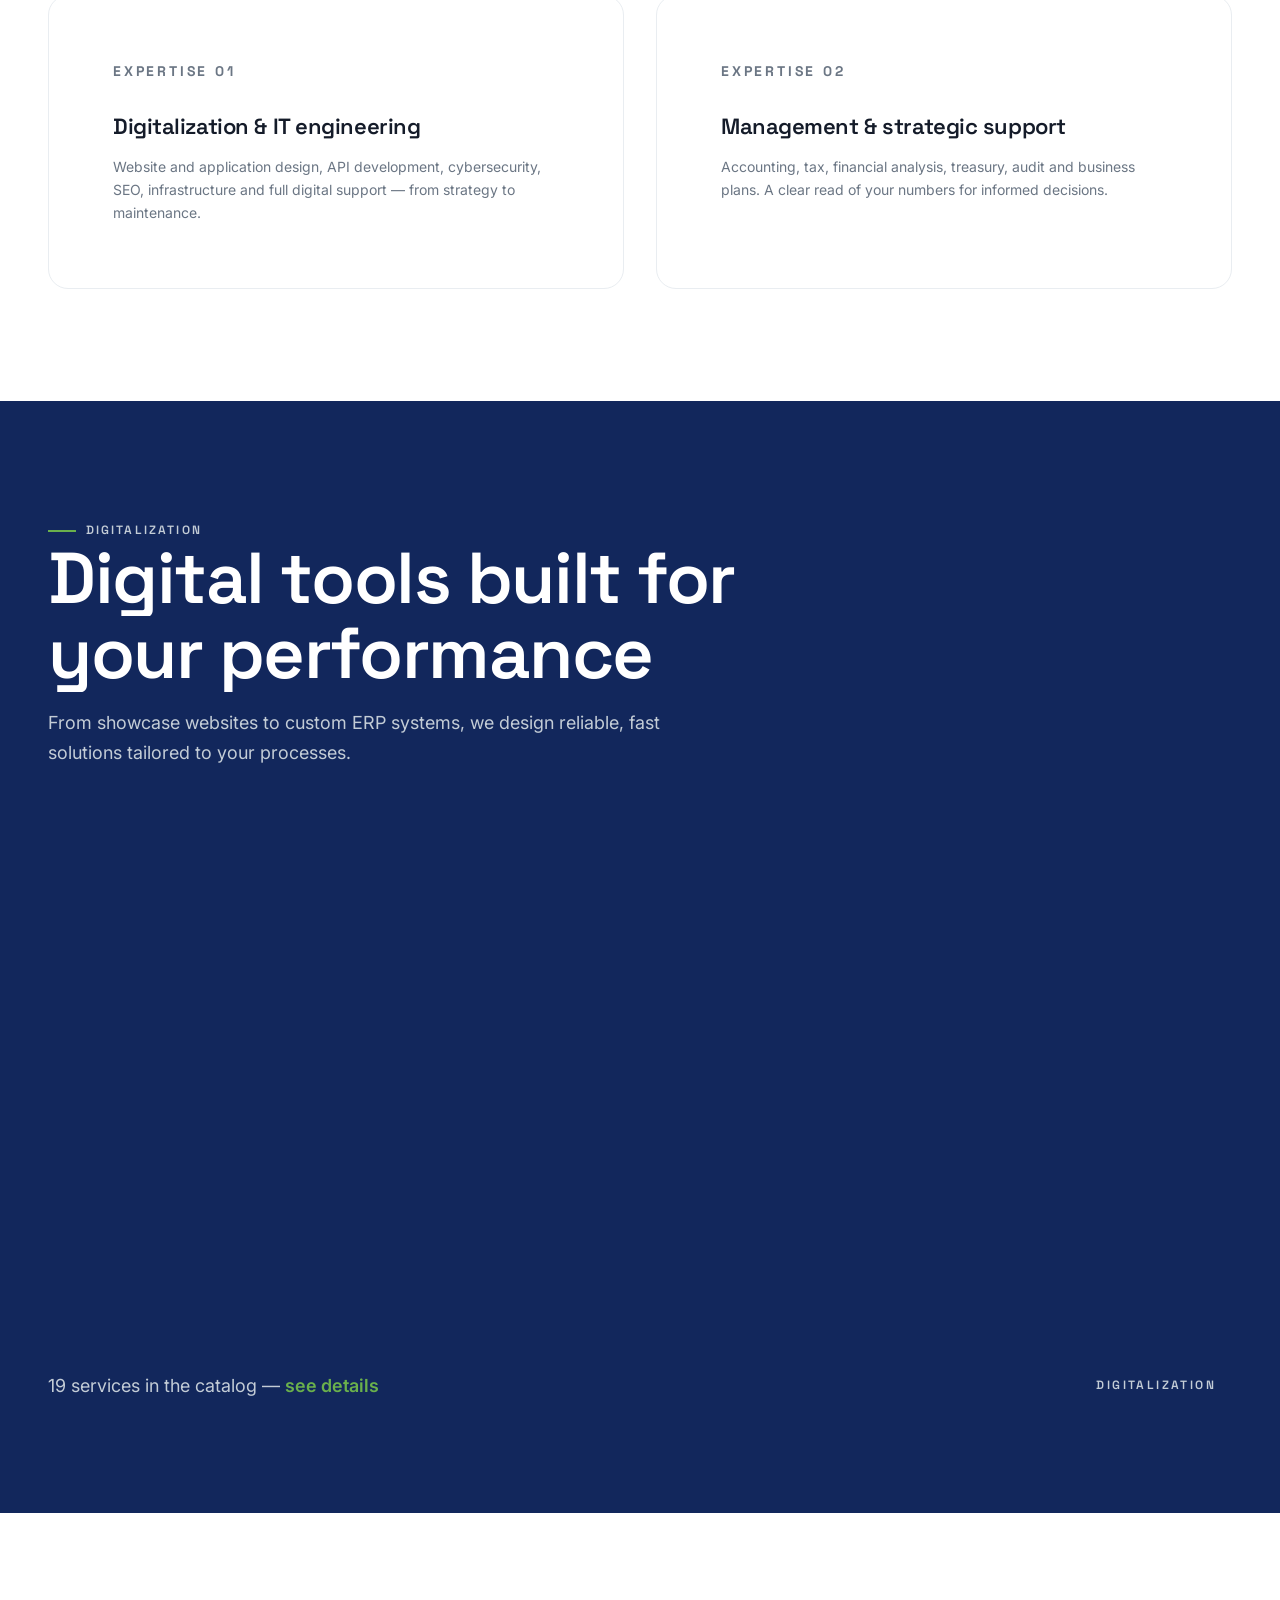
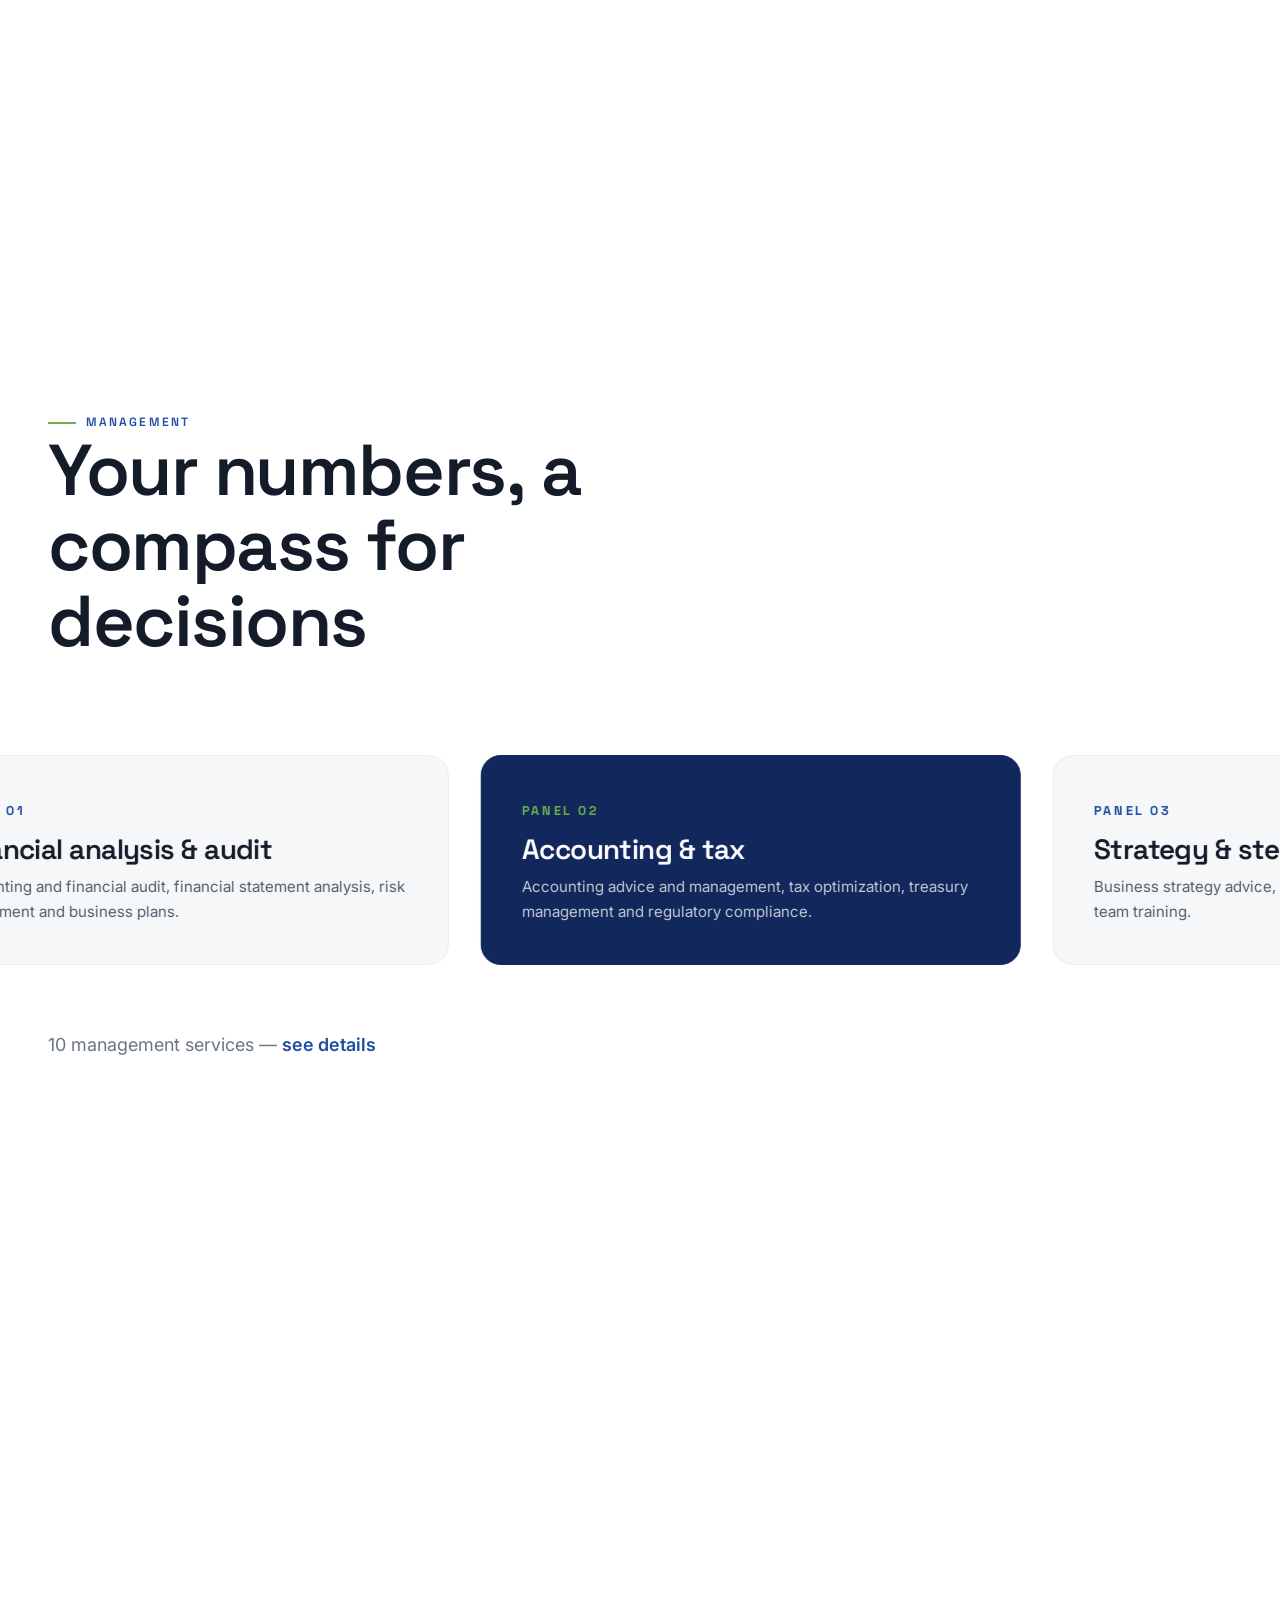
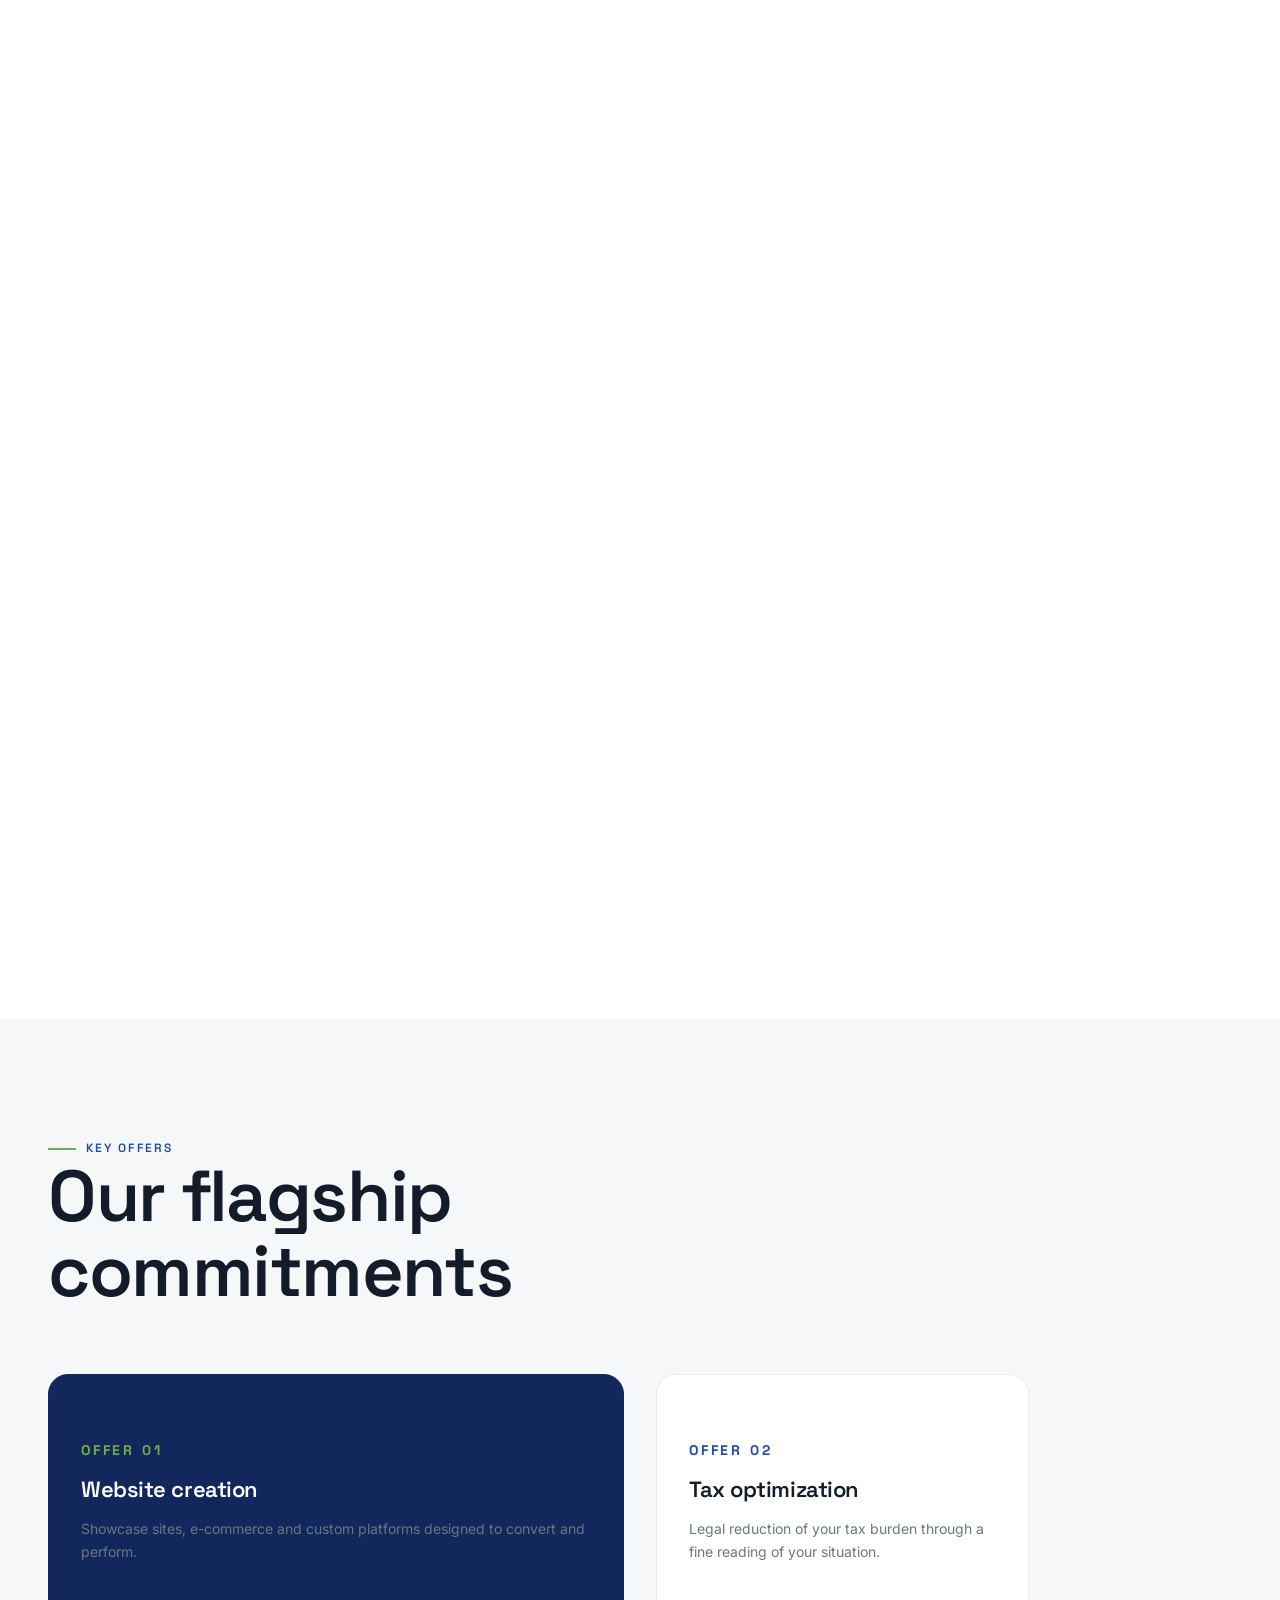
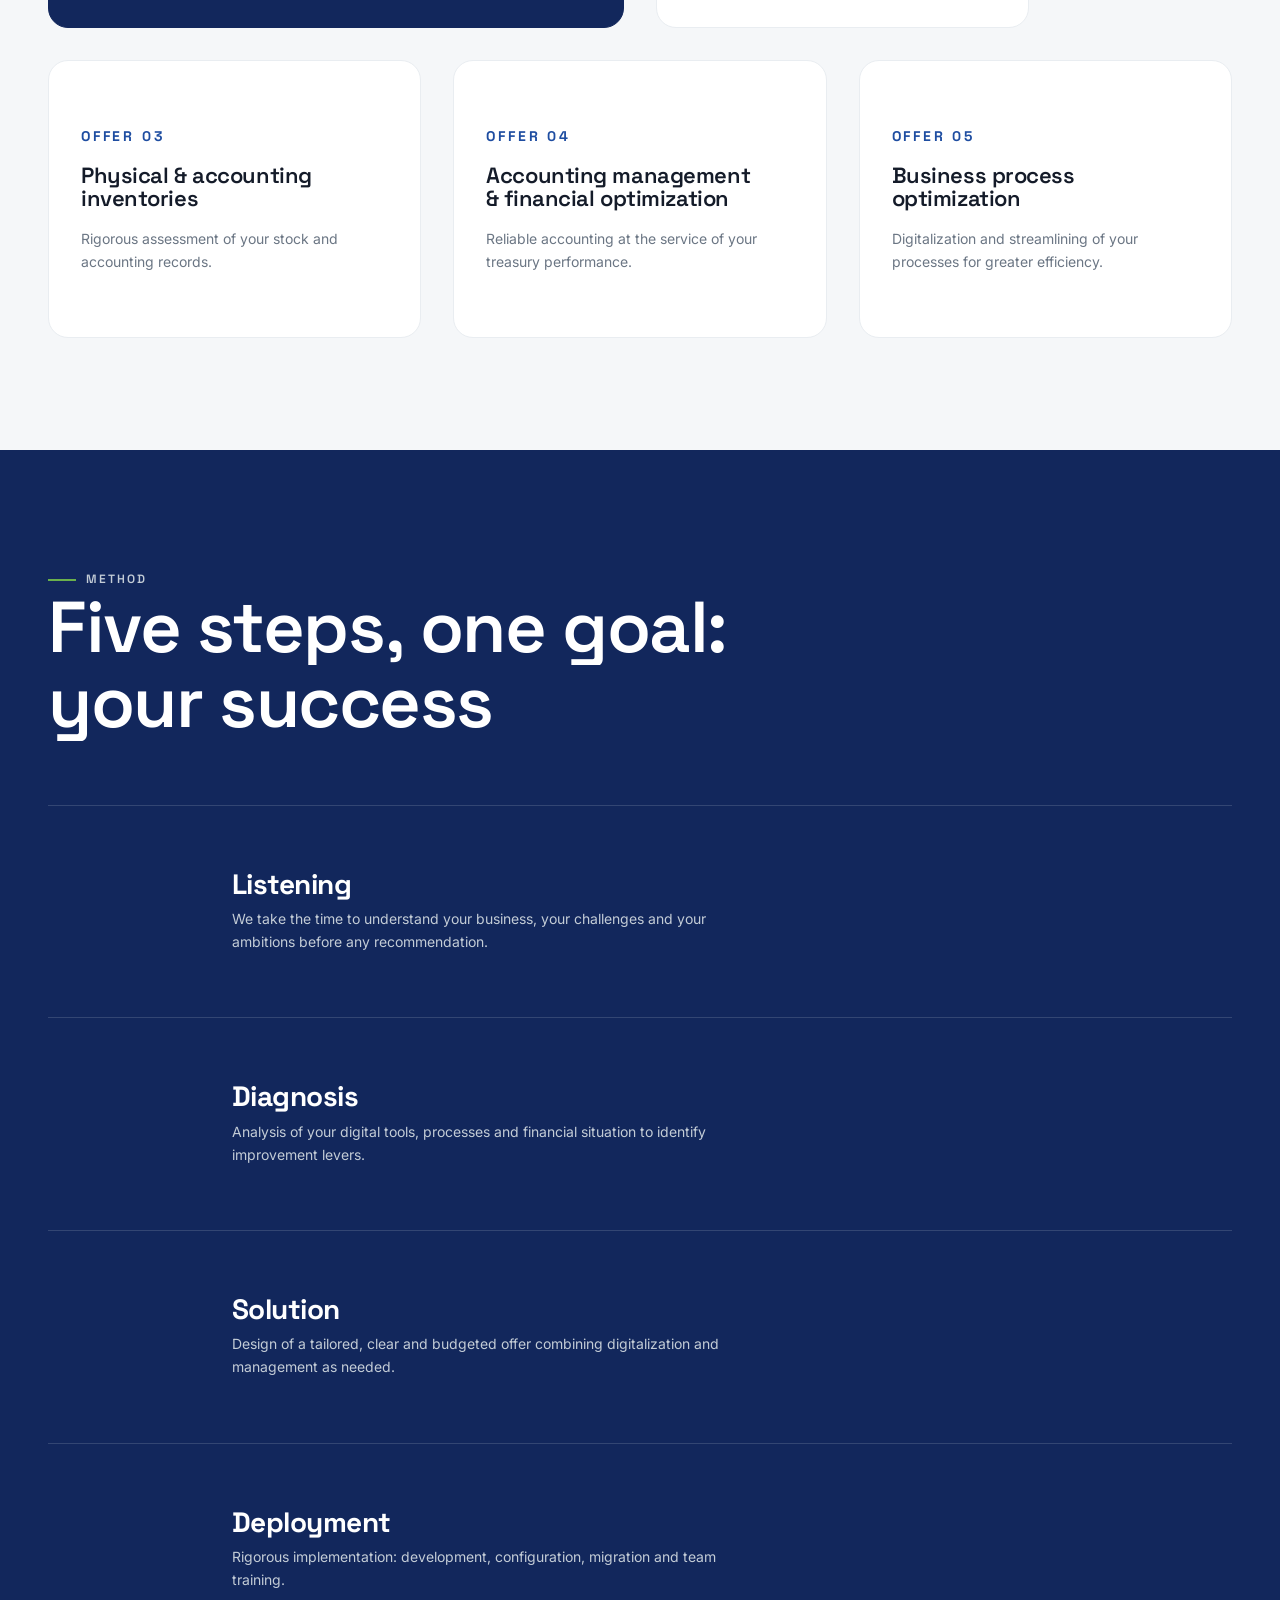
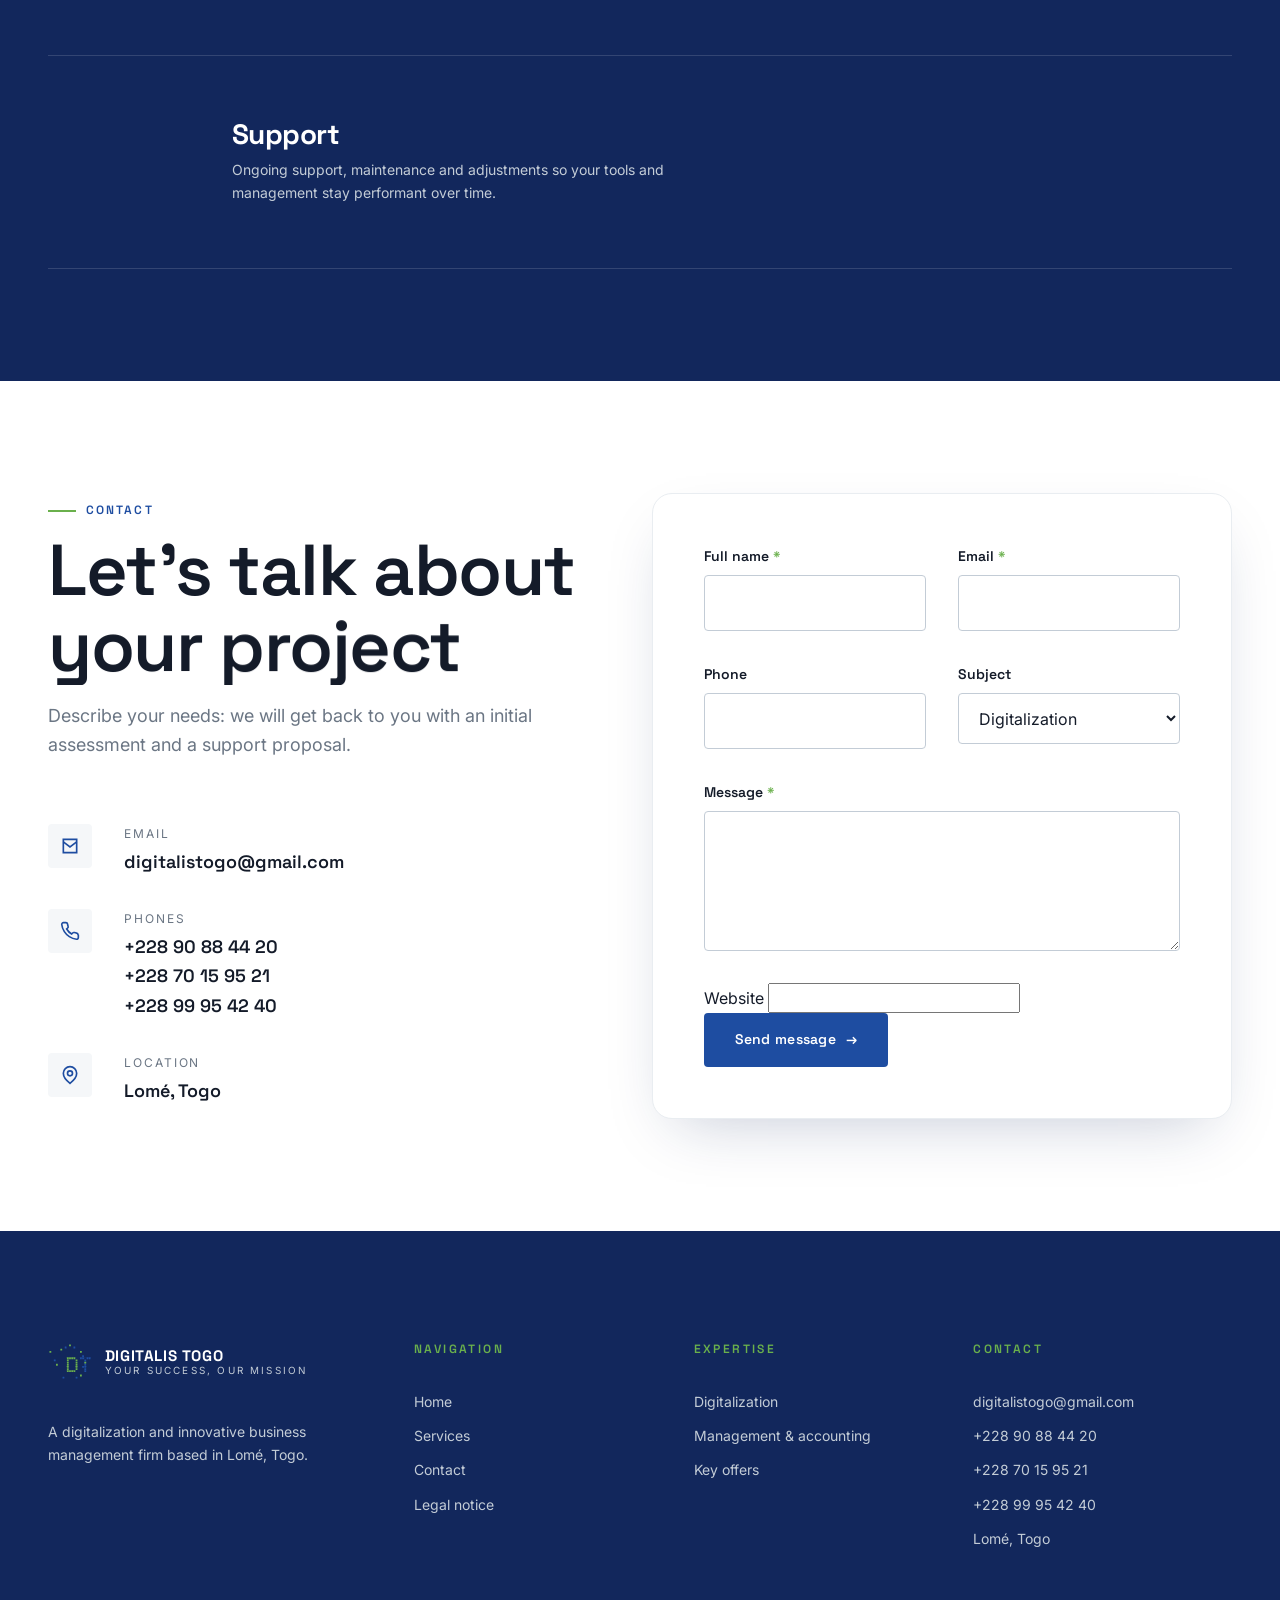
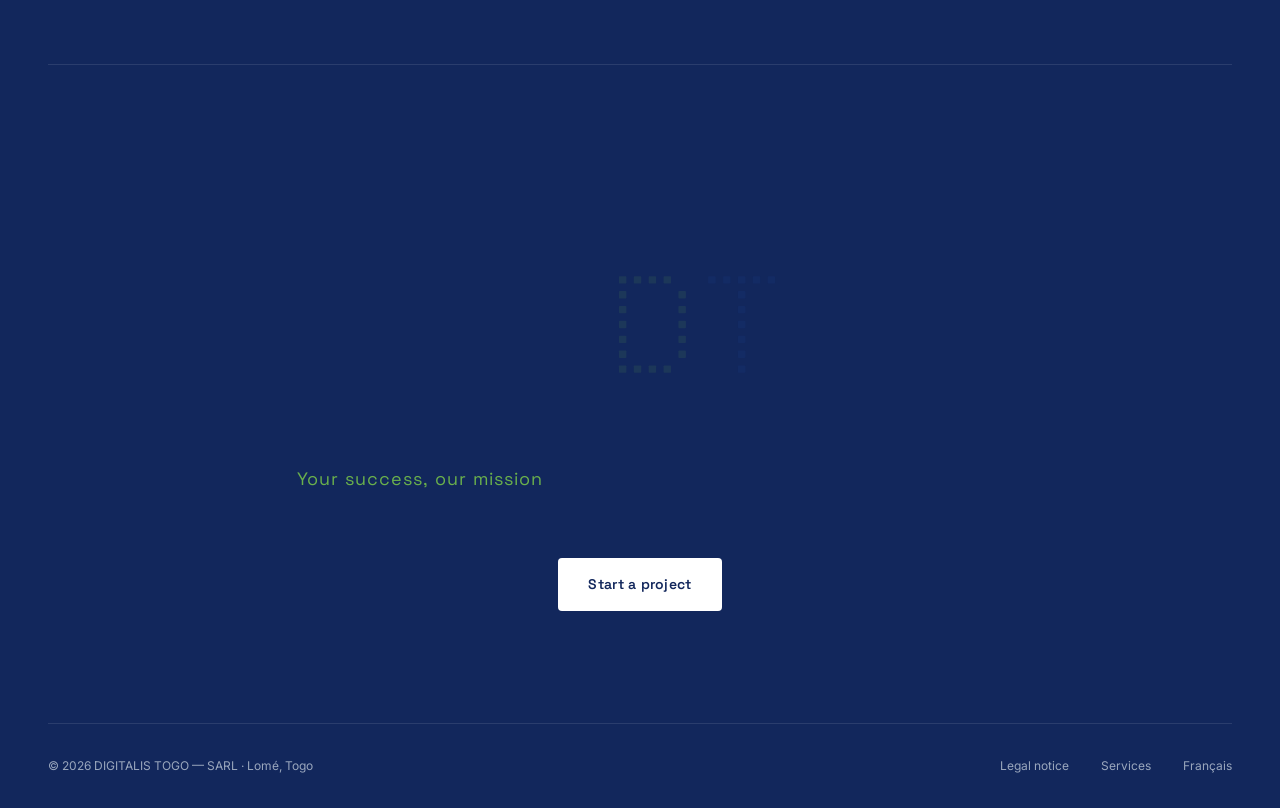
<file: en/index.html>
<!DOCTYPE html>
<html lang="en">
<head>
  <meta charset="UTF-8">
  <meta name="viewport" content="width=device-width, initial-scale=1.0">
  <title>DIGITALIS TOGO — Digital transformation &amp; innovative business management | Lomé</title>
  <meta name="description" content="DIGITALIS TOGO, a firm in Lomé specializing in digitalization and innovative business management: websites, mobile apps, accounting, tax and strategy.">
  <meta name="theme-color" content="#12275c">
  <link rel="canonical" href="https://digitalis-togo.com/en/">
  <link rel="alternate" hreflang="en" href="https://digitalis-togo.com/en/">
  <link rel="alternate" hreflang="fr" href="https://digitalis-togo.com/">
  <link rel="alternate" hreflang="x-default" href="https://digitalis-togo.com/">

  <meta property="og:type" content="website">
  <meta property="og:locale" content="en_TG">
  <meta property="og:site_name" content="DIGITALIS TOGO">
  <meta property="og:title" content="DIGITALIS TOGO — Your success, our mission">
  <meta property="og:description" content="A digitalization and innovative business management firm in Lomé, Togo.">
  <meta property="og:url" content="https://digitalis-togo.com/en/">

  <link rel="icon" type="image/svg+xml" href="../favicon/favicon.svg">
  <link rel="apple-touch-icon" href="../favicon/favicon.svg">

  <link rel="preconnect" href="https://fonts.googleapis.com">
  <link rel="preconnect" href="https://fonts.gstatic.com" crossorigin>
  <link href="https://fonts.googleapis.com/css2?family=Inter:wght@400;500;600&family=Space+Grotesk:wght@500;600;700&display=swap" rel="stylesheet">

  <link rel="stylesheet" href="../assets/css/main.css">
  <link rel="stylesheet" href="../assets/css/components.css">
  <link rel="stylesheet" href="../assets/css/animations.css">
  <link rel="stylesheet" href="../assets/css/responsive.css">

  <noscript><style>.intro{display:none!important}.js [data-reveal]{opacity:1!important;transform:none!important}</style></noscript>

  <script type="application/ld+json">
  {
    "@context": "https://schema.org",
    "@type": "ProfessionalService",
    "name": "DIGITALIS TOGO",
    "slogan": "Your success, our mission",
    "description": "Digitalization and innovative business management firm in Lomé, Togo.",
    "address": { "@type": "PostalAddress", "addressLocality": "Lomé", "addressCountry": "TG" },
    "email": "digitalistogo@gmail.com",
    "telephone": ["+22890884420", "+22870159521", "+22899954240"],
    "foundingDate": "2024-05-17",
    "priceRange": "$$"
  }
  </script>
</head>
<body>

  <a class="skip-link" href="#main">Skip to content</a>

  <!-- ===== Intro ===== -->
  <div class="intro" aria-hidden="true">
    <div class="intro__canvas"></div>
    <svg class="intro__mark" viewBox="-96 -72 242 206" xmlns="http://www.w3.org/2000/svg" aria-hidden="true">
      <g>
        <rect class="logo-px" x="8" y="8" width="10" height="10" rx="1" fill="#6AB04C"/>
        <rect class="logo-px" x="20" y="8" width="10" height="10" rx="1" fill="#6AB04C"/>
        <rect class="logo-px" x="32" y="8" width="10" height="10" rx="1" fill="#6AB04C"/>
        <rect class="logo-px" x="44" y="8" width="10" height="10" rx="1" fill="#6AB04C"/>
        <rect class="logo-px" x="8" y="20" width="10" height="10" rx="1" fill="#6AB04C"/>
        <rect class="logo-px" x="56" y="20" width="10" height="10" rx="1" fill="#6AB04C"/>
        <rect class="logo-px" x="8" y="32" width="10" height="10" rx="1" fill="#6AB04C"/>
        <rect class="logo-px" x="56" y="32" width="10" height="10" rx="1" fill="#6AB04C"/>
        <rect class="logo-px" x="8" y="44" width="10" height="10" rx="1" fill="#6AB04C"/>
        <rect class="logo-px" x="56" y="44" width="10" height="10" rx="1" fill="#6AB04C"/>
        <rect class="logo-px" x="8" y="56" width="10" height="10" rx="1" fill="#6AB04C"/>
        <rect class="logo-px" x="56" y="56" width="10" height="10" rx="1" fill="#6AB04C"/>
        <rect class="logo-px" x="8" y="68" width="10" height="10" rx="1" fill="#6AB04C"/>
        <rect class="logo-px" x="56" y="68" width="10" height="10" rx="1" fill="#6AB04C"/>
        <rect class="logo-px" x="8" y="80" width="10" height="10" rx="1" fill="#6AB04C"/>
        <rect class="logo-px" x="20" y="80" width="10" height="10" rx="1" fill="#6AB04C"/>
        <rect class="logo-px" x="32" y="80" width="10" height="10" rx="1" fill="#6AB04C"/>
        <rect class="logo-px" x="44" y="80" width="10" height="10" rx="1" fill="#6AB04C"/>
        <rect class="logo-px" x="80" y="8" width="10" height="10" rx="1" fill="#1E4DA1"/>
        <rect class="logo-px" x="92" y="8" width="10" height="10" rx="1" fill="#1E4DA1"/>
        <rect class="logo-px" x="104" y="8" width="10" height="10" rx="1" fill="#1E4DA1"/>
        <rect class="logo-px" x="116" y="8" width="10" height="10" rx="1" fill="#1E4DA1"/>
        <rect class="logo-px" x="128" y="8" width="10" height="10" rx="1" fill="#1E4DA1"/>
        <rect class="logo-px" x="104" y="20" width="10" height="10" rx="1" fill="#1E4DA1"/>
        <rect class="logo-px" x="104" y="32" width="10" height="10" rx="1" fill="#1E4DA1"/>
        <rect class="logo-px" x="104" y="44" width="10" height="10" rx="1" fill="#1E4DA1"/>
        <rect class="logo-px" x="104" y="56" width="10" height="10" rx="1" fill="#1E4DA1"/>
        <rect class="logo-px" x="104" y="68" width="10" height="10" rx="1" fill="#1E4DA1"/>
        <rect class="logo-px" x="104" y="80" width="10" height="10" rx="1" fill="#1E4DA1"/>
      </g>
    </svg>
    <div class="intro__word">DIGITALIS TOGO</div>
    <button class="intro__skip" type="button">Skip</button>
  </div>

  <!-- ===== Header ===== -->
  <header class="site-header">
    <div class="container site-header__inner">
      <a class="brand" href="./">
        <img class="brand__mark" src="../assets/logo/logo.svg" alt="" width="44" height="38">
        <span class="brand__text">
          <span class="brand__name">DIGITALIS TOGO</span>
          <span class="brand__tag">Digitalization &amp; Management</span>
        </span>
      </a>

      <nav class="main-nav" aria-label="Main navigation">
        <ul>
          <li><a href="./">Home</a></li>
          <li><a href="./services.html">Services</a></li>
          <li><a href="#about">About</a></li>
          <li><a href="#contact">Contact</a></li>
        </ul>
      </nav>

      <div class="lang-switch" aria-label="Language">
        <a href="../" hreflang="fr" lang="fr">FR</a>
        <span aria-hidden="true">/</span>
        <span class="is-current" aria-current="true">EN</span>
      </div>

      <a class="header__cta btn btn--primary" href="#contact">Request a quote</a>

      <button class="nav-toggle" type="button" aria-expanded="false" aria-controls="mobile-menu" aria-label="Open menu">
        <span></span><span></span><span></span>
      </button>
    </div>
  </header>

  <nav class="mobile-menu" id="mobile-menu" aria-label="Mobile navigation">
    <ul>
      <li><a href="./"><span class="menu-index">01</span>Home</a></li>
      <li><a href="./services.html"><span class="menu-index">02</span>Services</a></li>
      <li><a href="#about"><span class="menu-index">03</span>About</a></li>
      <li><a href="#contact"><span class="menu-index">04</span>Contact</a></li>
    </ul>
    <div class="mobile-menu__foot">
      <span>Lomé, Togo</span>
      <a href="tel:+22890884420">+228 90 88 44 20</a>
    </div>
  </nav>

  <main id="main">

    <!-- ===== HERO ===== -->
    <section class="hero" aria-label="Introduction">
      <div class="pixel-grid" aria-hidden="true"></div>
      <div class="hero__visual" aria-hidden="true">
        <div class="float-px px-pulse" style="width:14px;height:14px;left:8%;top:22%;background:#6AB04C;--dur:9s;--delay:0s;--o:0.8"></div>
        <div class="float-px px-pulse" style="width:10px;height:10px;left:14%;top:68%;background:#1E4DA1;--dur:11s;--delay:1.2s;--o:0.6"></div>
        <div class="float-px px-pulse" style="width:18px;height:18px;left:22%;top:38%;background:#12275C;--dur:13s;--delay:0.6s;--o:0.4"></div>
        <div class="float-px px-pulse" style="width:8px;height:8px;left:30%;top:80%;background:#3D63B8;--dur:8s;--delay:2s;--o:0.7"></div>
        <div class="float-px px-pulse" style="width:12px;height:12px;left:68%;top:16%;background:#1E4DA1;--dur:10s;--delay:0.3s;--o:0.5"></div>
        <div class="float-px px-pulse" style="width:16px;height:16px;left:78%;top:58%;background:#6AB04C;--dur:12s;--delay:1.6s;--o:0.55"></div>
        <div class="float-px px-pulse" style="width:9px;height:9px;left:88%;top:30%;background:#12275C;--dur:9.5s;--delay:2.4s;--o:0.6"></div>
        <div class="float-px px-pulse" style="width:20px;height:20px;left:60%;top:76%;background:#3D63B8;--dur:14s;--delay:0.9s;--o:0.35"></div>
        <div class="float-px px-pulse" style="width:11px;height:11px;left:45%;top:12%;background:#6AB04C;--dur:10.5s;--delay:1.9s;--o:0.5"></div>
        <div class="float-px px-pulse" style="width:7px;height:7px;left:52%;top:88%;background:#1E4DA1;--dur:8.5s;--delay:0.4s;--o:0.65"></div>
        <div class="float-px px-pulse" style="width:15px;height:15px;left:36%;top:55%;background:#8CC472;--dur:12.5s;--delay:2.8s;--o:0.4"></div>
        <div class="float-px px-pulse" style="width:13px;height:13px;left:92%;top:74%;background:#6AB04C;--dur:11.5s;--delay:1.4s;--o:0.45"></div>
        <div class="float-px px-pulse" style="width:22px;height:22px;left:5%;top:48%;background:#12275C;--dur:15s;--delay:2.1s;--o:0.3"></div>
        <div class="float-px px-pulse" style="width:10px;height:10px;left:70%;top:42%;background:#8CC472;--dur:9.8s;--delay:3s;--o:0.5"></div>
      </div>

      <div class="container hero__inner">
        <span class="hero__kicker">Lomé — Togo · SARL</span>
        <h1 class="hero__title">
          <span class="line"><span class="word">Your</span> <span class="word">business,</span></span>
          <span class="line"><span class="word accent">digitized.</span></span>
          <span class="line"><span class="word accent-green">optimized.</span></span>
        </h1>
        <p class="hero__sub">
          DIGITALIS TOGO is a digitalization and innovative business management
          firm. From designing your digital tools to managing your accounting
          and strategic performance.
        </p>
        <div class="hero__actions">
          <a class="btn btn--primary magnetic" href="#contact">Request a quote <span class="btn__arrow">→</span></a>
          <a class="btn btn--ghost magnetic" href="./services.html">Discover our services</a>
        </div>
        <div class="hero__meta">
          <div class="hero__meta-item"><strong>2</strong><span>Complementary expertise</span></div>
          <div class="hero__meta-item"><strong>19</strong><span>Digitalization services</span></div>
          <div class="hero__meta-item"><strong>10</strong><span>Management services</span></div>
          <div class="hero__meta-item"><strong>2024</strong><span>Firm founded in Lomé</span></div>
        </div>
      </div>

      <div class="hero__scrollcue" aria-hidden="true">Scroll</div>
    </section>

    <!-- ===== Marquee ===== -->
    <div class="marquee" aria-hidden="true">
      <div class="marquee__track">
        <div class="marquee__group">
          <span class="marquee__item">Websites</span>
          <span class="marquee__item">Mobile apps</span>
          <span class="marquee__item">API</span>
          <span class="marquee__item">SEO</span>
          <span class="marquee__item">Accounting</span>
          <span class="marquee__item">Tax</span>
          <span class="marquee__item">Inventories</span>
          <span class="marquee__item">Audit</span>
        </div>
        <div class="marquee__group">
          <span class="marquee__item">Websites</span>
          <span class="marquee__item">Mobile apps</span>
          <span class="marquee__item">API</span>
          <span class="marquee__item">SEO</span>
          <span class="marquee__item">Accounting</span>
          <span class="marquee__item">Tax</span>
          <span class="marquee__item">Inventories</span>
          <span class="marquee__item">Audit</span>
        </div>
      </div>
    </div>

    <!-- ===== ABOUT ===== -->
    <section class="section" id="about" aria-labelledby="about-title">
      <div class="container">
        <div class="section-head" data-reveal>
          <span class="eyebrow">About</span>
          <h2 id="about-title" data-split>One firm, two complementary expertise</h2>
          <p>
            DIGITALIS TOGO brings together digitalization and business
            management teams under one roof. This complementarity lets us
            support our clients end to end: designing their digital tools and
            steering their financial performance.
          </p>
        </div>

        <div class="expertise" data-stagger>
          <article class="expertise__card expertise__card--digital">
            <span class="expertise__index">EXPERTISE 01</span>
            <h3>Digitalization &amp; IT engineering</h3>
            <p>
              Website and application design, API development, cybersecurity,
              SEO, infrastructure and full digital support — from strategy to
              maintenance.
            </p>
          </article>
          <article class="expertise__card expertise__card--gestion">
            <span class="expertise__index">EXPERTISE 02</span>
            <h3>Management &amp; strategic support</h3>
            <p>
              Accounting, tax, financial analysis, treasury, audit and business
              plans. A clear read of your numbers for informed decisions.
            </p>
          </article>
        </div>
      </div>
    </section>

    <!-- ===== SEQUENCE 1: DIGITALIZATION ===== -->
    <section class="section section--dark" data-sequence="digitalisation" aria-labelledby="dig-title">
      <div class="container">
        <div class="section-head">
          <span class="eyebrow">Digitalization</span>
          <h2 id="dig-title" data-split>Digital tools built for your performance</h2>
          <p class="text-lead">
            From showcase websites to custom ERP systems, we design reliable,
            fast solutions tailored to your processes.
          </p>
        </div>
      </div>

      <div class="seq__stage" style="position:relative;height:60vh;display:grid;place-items:center;">
        <div class="seq__chips" style="display:grid;grid-template-columns:repeat(4,180px);gap:1rem;position:absolute;inset:0;margin:auto;width:max-content;height:max-content;">
          <span class="seq__chip" style="padding:.8rem 1rem;border-radius:8px;background:rgba(106,176,76,.15);border:1px solid rgba(106,176,76,.4);color:#fff;font-family:'Space Grotesk';font-size:.85rem;">Websites &amp; e-commerce</span>
          <span class="seq__chip" style="padding:.8rem 1rem;border-radius:8px;background:rgba(61,99,184,.18);border:1px solid rgba(141,164,232,.4);color:#fff;font-family:'Space Grotesk';font-size:.85rem;">Mobile apps</span>
          <span class="seq__chip" style="padding:.8rem 1rem;border-radius:8px;background:rgba(106,176,76,.15);border:1px solid rgba(106,176,76,.4);color:#fff;font-family:'Space Grotesk';font-size:.85rem;">API &amp; integrations</span>
          <span class="seq__chip" style="padding:.8rem 1rem;border-radius:8px;background:rgba(61,99,184,.18);border:1px solid rgba(141,164,232,.4);color:#fff;font-family:'Space Grotesk';font-size:.85rem;">SEO &amp; digital marketing</span>
          <span class="seq__chip" style="padding:.8rem 1rem;border-radius:8px;background:rgba(106,176,76,.15);border:1px solid rgba(106,176,76,.4);color:#fff;font-family:'Space Grotesk';font-size:.85rem;">Cybersecurity</span>
          <span class="seq__chip" style="padding:.8rem 1rem;border-radius:8px;background:rgba(61,99,184,.18);border:1px solid rgba(141,164,232,.4);color:#fff;font-family:'Space Grotesk';font-size:.85rem;">IT systems</span>
          <span class="seq__chip" style="padding:.8rem 1rem;border-radius:8px;background:rgba(106,176,76,.15);border:1px solid rgba(106,176,76,.4);color:#fff;font-family:'Space Grotesk';font-size:.85rem;">Hosting &amp; maintenance</span>
          <span class="seq__chip" style="padding:.8rem 1rem;border-radius:8px;background:rgba(61,99,184,.18);border:1px solid rgba(141,164,232,.4);color:#fff;font-family:'Space Grotesk';font-size:.85rem;">Audit &amp; digital strategy</span>
        </div>
      </div>

      <div class="container">
        <div style="display:flex;justify-content:space-between;align-items:center;flex-wrap:wrap;gap:1rem;">
          <p class="text-lead">19 services in the catalog — <a href="./services.html" style="color:var(--color-green);font-weight:600;">see details</a></p>
          <span class="divider-label" style="max-width:280px;">Digitalization</span>
        </div>
      </div>
    </section>

    <!-- ===== SEQUENCE 2: MANAGEMENT ===== -->
    <section class="section" data-sequence="gestion" aria-labelledby="gest-title" style="padding:0;overflow:hidden;">
      <div class="container" style="padding-top:var(--space-xl);">
        <div class="section-head">
          <span class="eyebrow">Management</span>
          <h2 id="gest-title" data-split>Your numbers, a compass for decisions</h2>
        </div>
      </div>
      <div class="seq__track" style="display:flex;gap:2rem;padding:2rem 0 4rem;width:max-content;will-change:transform;">
        <article class="seq__panel" style="flex:0 0 min(540px,82vw);padding:2.5rem;border-radius:20px;background:var(--color-gray-50);border:1px solid var(--color-gray-100);">
          <span style="font-family:'Space Grotesk';font-size:.8rem;font-weight:700;letter-spacing:.2em;color:var(--color-blue);">PANEL 01</span>
          <h3 style="margin:.8rem 0 .6rem;">Financial analysis &amp; audit</h3>
          <p style="color:var(--color-gray-600);font-size:.95rem;">Accounting and financial audit, financial statement analysis, risk assessment and business plans.</p>
        </article>
        <article class="seq__panel" style="flex:0 0 min(540px,82vw);padding:2.5rem;border-radius:20px;background:var(--color-night);border:1px solid var(--color-night);">
          <span style="font-family:'Space Grotesk';font-size:.8rem;font-weight:700;letter-spacing:.2em;color:var(--color-green);">PANEL 02</span>
          <h3 style="margin:.8rem 0 .6rem;color:#fff;">Accounting &amp; tax</h3>
          <p style="color:#c3ccd6;font-size:.95rem;">Accounting advice and management, tax optimization, treasury management and regulatory compliance.</p>
        </article>
        <article class="seq__panel" style="flex:0 0 min(540px,82vw);padding:2.5rem;border-radius:20px;background:var(--color-gray-50);border:1px solid var(--color-gray-100);">
          <span style="font-family:'Space Grotesk';font-size:.8rem;font-weight:700;letter-spacing:.2em;color:var(--color-blue);">PANEL 03</span>
          <h3 style="margin:.8rem 0 .6rem;">Strategy &amp; steering</h3>
          <p style="color:var(--color-gray-600);font-size:.95rem;">Business strategy advice, risk management and assessment, team training.</p>
        </article>
        <article class="seq__panel" style="flex:0 0 min(540px,82vw);padding:2.5rem;border-radius:20px;background:var(--color-night);border:1px solid var(--color-night);">
          <span style="font-family:'Space Grotesk';font-size:.8rem;font-weight:700;letter-spacing:.2em;color:var(--color-green);">PANEL 04</span>
          <h3 style="margin:.8rem 0 .6rem;color:#fff;">Inventories &amp; optimization</h3>
          <p style="color:#c3ccd6;font-size:.95rem;">Physical and accounting inventories, business process and financial performance optimization.</p>
        </article>
        <article class="seq__panel" style="flex:0 0 min(540px,82vw);padding:2.5rem;border-radius:20px;background:var(--color-gray-50);border:1px solid var(--color-gray-100);">
          <span style="font-family:'Space Grotesk';font-size:.8rem;font-weight:700;letter-spacing:.2em;color:var(--color-blue);">PANEL 05</span>
          <h3 style="margin:.8rem 0 .6rem;">Training</h3>
          <p style="color:var(--color-gray-600);font-size:.95rem;">Skills development for your teams in management, accounting and digital culture.</p>
        </article>
      </div>
      <div class="container">
        <p class="text-lead">10 management services — <a href="./services.html" style="color:var(--color-blue);font-weight:600;">see details</a></p>
      </div>
    </section>

    <!-- ===== KEY OFFERS ===== -->
    <section class="section section--gray" aria-labelledby="offers-title">
      <div class="container">
        <div class="section-head" data-reveal>
          <span class="eyebrow">Key offers</span>
          <h2 id="offers-title" data-split>Our flagship commitments</h2>
        </div>
        <div class="offers" data-stagger>
          <article class="offer offer--wide">
            <span class="offer__num">OFFER 01</span>
            <h3>Website creation</h3>
            <p>Showcase sites, e-commerce and custom platforms designed to convert and perform.</p>
          </article>
          <article class="offer">
            <span class="offer__num">OFFER 02</span>
            <h3>Tax optimization</h3>
            <p>Legal reduction of your tax burden through a fine reading of your situation.</p>
          </article>
          <article class="offer">
            <span class="offer__num">OFFER 03</span>
            <h3>Physical &amp; accounting inventories</h3>
            <p>Rigorous assessment of your stock and accounting records.</p>
          </article>
          <article class="offer">
            <span class="offer__num">OFFER 04</span>
            <h3>Accounting management &amp; financial optimization</h3>
            <p>Reliable accounting at the service of your treasury performance.</p>
          </article>
          <article class="offer">
            <span class="offer__num">OFFER 05</span>
            <h3>Business process optimization</h3>
            <p>Digitalization and streamlining of your processes for greater efficiency.</p>
          </article>
        </div>
      </div>
    </section>

    <!-- ===== METHOD ===== -->
    <section class="section section--dark" aria-labelledby="method-title">
      <div class="container">
        <div class="section-head" data-reveal>
          <span class="eyebrow">Method</span>
          <h2 id="method-title" data-split>Five steps, one goal: your success</h2>
        </div>
        <div class="method">
          <div class="method__step">
            <span class="method__num">01</span>
            <div>
              <h3 class="method__title">Listening</h3>
              <p class="method__desc">We take the time to understand your business, your challenges and your ambitions before any recommendation.</p>
            </div>
          </div>
          <div class="method__step">
            <span class="method__num">02</span>
            <div>
              <h3 class="method__title">Diagnosis</h3>
              <p class="method__desc">Analysis of your digital tools, processes and financial situation to identify improvement levers.</p>
            </div>
          </div>
          <div class="method__step">
            <span class="method__num">03</span>
            <div>
              <h3 class="method__title">Solution</h3>
              <p class="method__desc">Design of a tailored, clear and budgeted offer combining digitalization and management as needed.</p>
            </div>
          </div>
          <div class="method__step">
            <span class="method__num">04</span>
            <div>
              <h3 class="method__title">Deployment</h3>
              <p class="method__desc">Rigorous implementation: development, configuration, migration and team training.</p>
            </div>
          </div>
          <div class="method__step">
            <span class="method__num">05</span>
            <div>
              <h3 class="method__title">Support</h3>
              <p class="method__desc">Ongoing support, maintenance and adjustments so your tools and management stay performant over time.</p>
            </div>
          </div>
        </div>
      </div>
    </section>

    <!-- ===== CONTACT ===== -->
    <section class="section" id="contact" aria-labelledby="contact-title">
      <div class="container">
        <div class="contact-grid">
          <div data-reveal>
            <span class="eyebrow">Contact</span>
            <h2 id="contact-title" style="margin:.8rem 0 1rem;" data-split>Let's talk about your project</h2>
            <p class="text-lead" style="margin-bottom:var(--space-lg);">
              Describe your needs: we will get back to you with an initial
              assessment and a support proposal.
            </p>
            <div class="contact-info">
              <div class="contact-info__item">
                <span class="contact-info__icon" aria-hidden="true">
                  <svg width="20" height="20" viewBox="0 0 24 24" fill="none" stroke="currentColor" stroke-width="2"><path d="M4 4h16v16H4z"/><path d="m4 7 8 6 8-6"/></svg>
                </span>
                <div>
                  <div class="contact-info__label">Email</div>
                  <a class="contact-info__value" href="mailto:digitalistogo@gmail.com">digitalistogo@gmail.com</a>
                </div>
              </div>
              <div class="contact-info__item">
                <span class="contact-info__icon" aria-hidden="true">
                  <svg width="20" height="20" viewBox="0 0 24 24" fill="none" stroke="currentColor" stroke-width="2"><path d="M22 16.9v3a2 2 0 0 1-2.2 2 19.8 19.8 0 0 1-8.6-3.1 19.5 19.5 0 0 1-6-6A19.8 19.8 0 0 1 2.1 4.2 2 2 0 0 1 4.1 2h3a2 2 0 0 1 2 1.7c.1.9.3 1.8.6 2.6a2 2 0 0 1-.5 2.1L8 9.6a16 16 0 0 0 6 6l1.2-1.2a2 2 0 0 1 2.1-.5c.8.3 1.7.5 2.6.6a2 2 0 0 1 1.7 2z"/></svg>
                </span>
                <div>
                  <div class="contact-info__label">Phones</div>
                  <a class="contact-info__value" href="tel:+22890884420">+228 90 88 44 20</a><br>
                  <a class="contact-info__value" href="tel:+22870159521">+228 70 15 95 21</a><br>
                  <a class="contact-info__value" href="tel:+22899954240">+228 99 95 42 40</a>
                </div>
              </div>
              <div class="contact-info__item">
                <span class="contact-info__icon" aria-hidden="true">
                  <svg width="20" height="20" viewBox="0 0 24 24" fill="none" stroke="currentColor" stroke-width="2"><path d="M20 10c0 6-8 12-8 12s-8-6-8-12a8 8 0 0 1 16 0z"/><circle cx="12" cy="10" r="3"/></svg>
                </span>
                <div>
                  <div class="contact-info__label">Location</div>
                  <span class="contact-info__value">Lomé, Togo</span>
                </div>
              </div>
            </div>
          </div>

          <form class="form" data-contact-form data-reveal novalidate>
            <div class="form__fields">
              <div class="form__row">
                <div class="field">
                  <label for="f-name">Full name <span class="req">*</span></label>
                  <input id="f-name" name="name" type="text" required autocomplete="name">
                </div>
                <div class="field">
                  <label for="f-email">Email <span class="req">*</span></label>
                  <input id="f-email" name="email" type="email" required autocomplete="email">
                </div>
              </div>
              <div class="form__row">
                <div class="field">
                  <label for="f-phone">Phone</label>
                  <input id="f-phone" name="phone" type="tel" autocomplete="tel">
                </div>
                <div class="field">
                  <label for="f-topic">Subject</label>
                  <select id="f-topic" name="topic">
                    <option value="digitalisation">Digitalization</option>
                    <option value="gestion">Management &amp; accounting</option>
                    <option value="devis">Quote request</option>
                    <option value="autre">Other</option>
                  </select>
                </div>
              </div>
              <div class="field">
                <label for="f-message">Message <span class="req">*</span></label>
                <textarea id="f-message" name="message" required></textarea>
              </div>
              <div class="hp-field" aria-hidden="true">
                <label for="f-website">Website</label>
                <input id="f-website" name="website" type="text" tabindex="-1" autocomplete="off">
              </div>
              <button class="btn btn--primary" type="submit">Send message <span class="btn__arrow">→</span></button>
            </div>
            <p class="form__error" role="alert"></p>
            <div class="form__success" role="status">
              Thank you! Your message has been sent. We will get back to you shortly.
            </div>
          </form>
        </div>
      </div>
    </section>
  </main>

  <!-- ===== Footer ===== -->
  <footer class="site-footer">
    <div class="container">
      <div class="footer-top">
        <div class="footer-brand">
          <a class="brand" href="./">
            <img class="brand__mark" src="../assets/logo/logo.svg" alt="" width="44" height="38">
            <span class="brand__text">
              <span class="brand__name">DIGITALIS TOGO</span>
              <span class="brand__tag">Your success, our mission</span>
            </span>
          </a>
          <p>A digitalization and innovative business management firm based in Lomé, Togo.</p>
          <div class="footer-social">
            <a href="#" rel="noopener" aria-label="Facebook — Digitalis Togo" data-social="facebook">
              <svg width="18" height="18" viewBox="0 0 24 24" fill="currentColor"><path d="M13.5 21v-7h2.4l.4-3h-2.8V9.1c0-.9.3-1.5 1.6-1.5h1.3V4.9c-.6-.1-1.4-.2-2.2-.2-2.2 0-3.7 1.3-3.7 3.8V11H8v3h2.5v7h3z"/></svg>
            </a>
            <a href="#" rel="noopener" aria-label="LinkedIn — Digitalis Togo" data-social="linkedin">
              <svg width="18" height="18" viewBox="0 0 24 24" fill="currentColor"><path d="M6.5 8.8H3.6V21h2.9V8.8zM5 3a1.7 1.7 0 1 0 0 3.4A1.7 1.7 0 0 0 5 3zm5.4 5.8H7.5V21h2.9v-6.6c0-1.7.8-2.6 2-2.6s1.9.9 1.9 2.6V21h2.9v-7.2c0-3.2-1.7-4.7-4-4.7-1.9 0-2.8 1-3.3 1.7V8.8z"/></svg>
            </a>
          </div>
        </div>

        <div class="footer-col">
          <h2 class="footer-col__title">Navigation</h2>
          <ul>
            <li><a href="./">Home</a></li>
            <li><a href="./services.html">Services</a></li>
            <li><a href="#contact">Contact</a></li>
            <li><a href="./legal-notice.html">Legal notice</a></li>
          </ul>
        </div>

        <div class="footer-col">
          <h2 class="footer-col__title">Expertise</h2>
          <ul>
            <li><a href="./services.html#digitalisation">Digitalization</a></li>
            <li><a href="./services.html#gestion">Management &amp; accounting</a></li>
            <li><a href="./services.html#offres">Key offers</a></li>
          </ul>
        </div>

        <div class="footer-col">
          <h2 class="footer-col__title">Contact</h2>
          <ul>
            <li><a href="mailto:digitalistogo@gmail.com">digitalistogo@gmail.com</a></li>
            <li><a href="tel:+22890884420">+228 90 88 44 20</a></li>
            <li><a href="tel:+22870159521">+228 70 15 95 21</a></li>
            <li><a href="tel:+22899954240">+228 99 95 42 40</a></li>
            <li><span>Lomé, Togo</span></li>
          </ul>
        </div>
      </div>

      <div class="footer-cta" data-footer-scene>
        <svg class="footer-cta__logo" viewBox="-96 -72 242 206" xmlns="http://www.w3.org/2000/svg" aria-hidden="true">
          <g>
            <rect class="logo-px" x="8" y="8" width="10" height="10" rx="1" fill="#6AB04C"/>
            <rect class="logo-px" x="20" y="8" width="10" height="10" rx="1" fill="#6AB04C"/>
            <rect class="logo-px" x="32" y="8" width="10" height="10" rx="1" fill="#6AB04C"/>
            <rect class="logo-px" x="44" y="8" width="10" height="10" rx="1" fill="#6AB04C"/>
            <rect class="logo-px" x="8" y="20" width="10" height="10" rx="1" fill="#6AB04C"/>
            <rect class="logo-px" x="56" y="20" width="10" height="10" rx="1" fill="#6AB04C"/>
            <rect class="logo-px" x="8" y="32" width="10" height="10" rx="1" fill="#6AB04C"/>
            <rect class="logo-px" x="56" y="32" width="10" height="10" rx="1" fill="#6AB04C"/>
            <rect class="logo-px" x="8" y="44" width="10" height="10" rx="1" fill="#6AB04C"/>
            <rect class="logo-px" x="56" y="44" width="10" height="10" rx="1" fill="#6AB04C"/>
            <rect class="logo-px" x="8" y="56" width="10" height="10" rx="1" fill="#6AB04C"/>
            <rect class="logo-px" x="56" y="56" width="10" height="10" rx="1" fill="#6AB04C"/>
            <rect class="logo-px" x="8" y="68" width="10" height="10" rx="1" fill="#6AB04C"/>
            <rect class="logo-px" x="56" y="68" width="10" height="10" rx="1" fill="#6AB04C"/>
            <rect class="logo-px" x="8" y="80" width="10" height="10" rx="1" fill="#6AB04C"/>
            <rect class="logo-px" x="20" y="80" width="10" height="10" rx="1" fill="#6AB04C"/>
            <rect class="logo-px" x="32" y="80" width="10" height="10" rx="1" fill="#6AB04C"/>
            <rect class="logo-px" x="44" y="80" width="10" height="10" rx="1" fill="#6AB04C"/>
            <rect class="logo-px" x="80" y="8" width="10" height="10" rx="1" fill="#1E4DA1"/>
            <rect class="logo-px" x="92" y="8" width="10" height="10" rx="1" fill="#1E4DA1"/>
            <rect class="logo-px" x="104" y="8" width="10" height="10" rx="1" fill="#1E4DA1"/>
            <rect class="logo-px" x="116" y="8" width="10" height="10" rx="1" fill="#1E4DA1"/>
            <rect class="logo-px" x="128" y="8" width="10" height="10" rx="1" fill="#1E4DA1"/>
            <rect class="logo-px" x="104" y="20" width="10" height="10" rx="1" fill="#1E4DA1"/>
            <rect class="logo-px" x="104" y="32" width="10" height="10" rx="1" fill="#1E4DA1"/>
            <rect class="logo-px" x="104" y="44" width="10" height="10" rx="1" fill="#1E4DA1"/>
            <rect class="logo-px" x="104" y="56" width="10" height="10" rx="1" fill="#1E4DA1"/>
            <rect class="logo-px" x="104" y="68" width="10" height="10" rx="1" fill="#1E4DA1"/>
            <rect class="logo-px" x="104" y="80" width="10" height="10" rx="1" fill="#1E4DA1"/>
          </g>
        </svg>
        <p class="slogan">Your success, our mission</p>
        <a class="btn btn--light" href="#contact">Start a project</a>
      </div>

      <div class="footer-bottom">
        <span>© 2026 DIGITALIS TOGO — SARL · Lomé, Togo</span>
        <nav aria-label="Footer links">
          <a href="./legal-notice.html">Legal notice</a>
          <a href="./services.html">Services</a>
          <a href="../">Français</a>
        </nav>
      </div>
    </div>
  </footer>

  <script src="../assets/js/config.js" defer></script>
  <script src="../assets/vendor/gsap.min.js" defer></script>
  <script src="../assets/vendor/ScrollTrigger.min.js" defer></script>
  <script src="../assets/vendor/lenis.min.js" defer></script>
  <script src="../assets/vendor/SplitType.min.js" defer></script>
  <script src="../assets/js/main.js" defer></script>
  <script src="../assets/js/scroll.js" defer></script>
  <script src="../assets/js/navigation.js" defer></script>
  <script src="../assets/js/animations.js" defer></script>
  <script src="../assets/js/contact.js" defer></script>
</body>
</html>
</file>
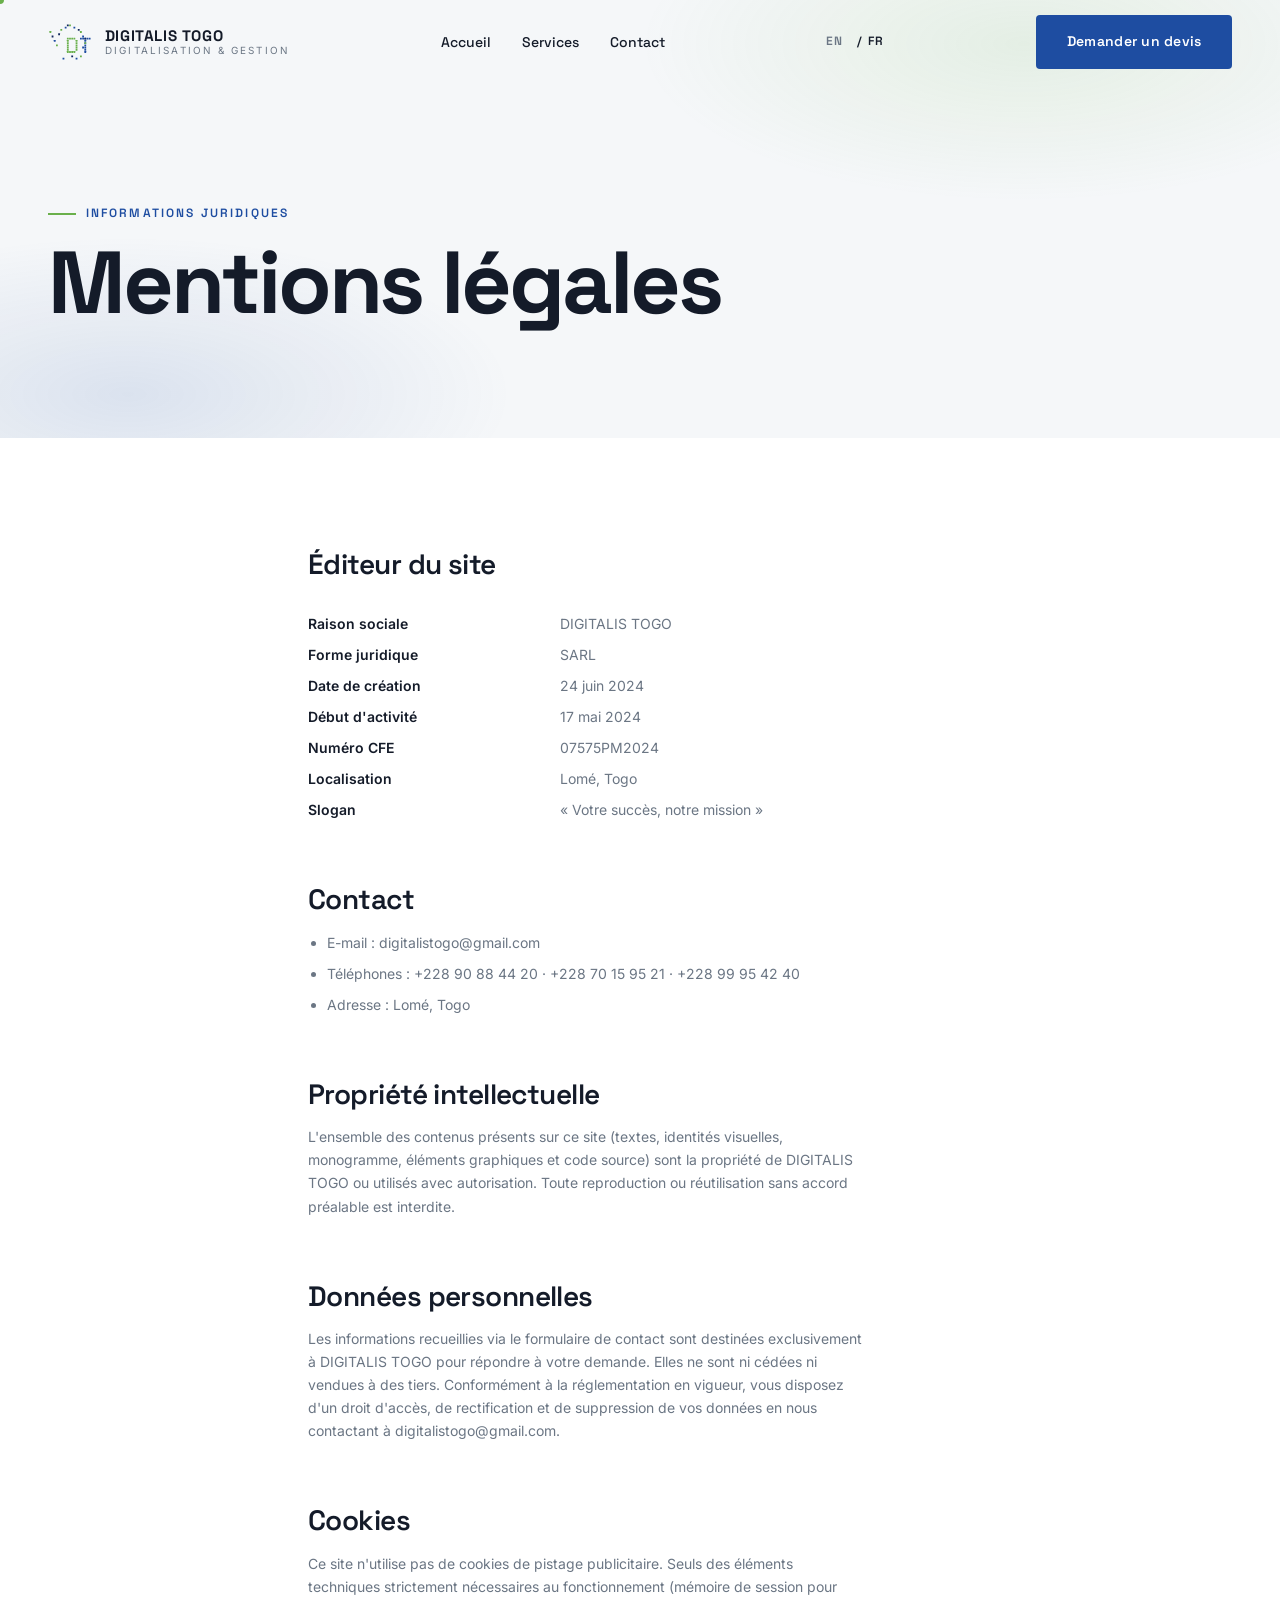
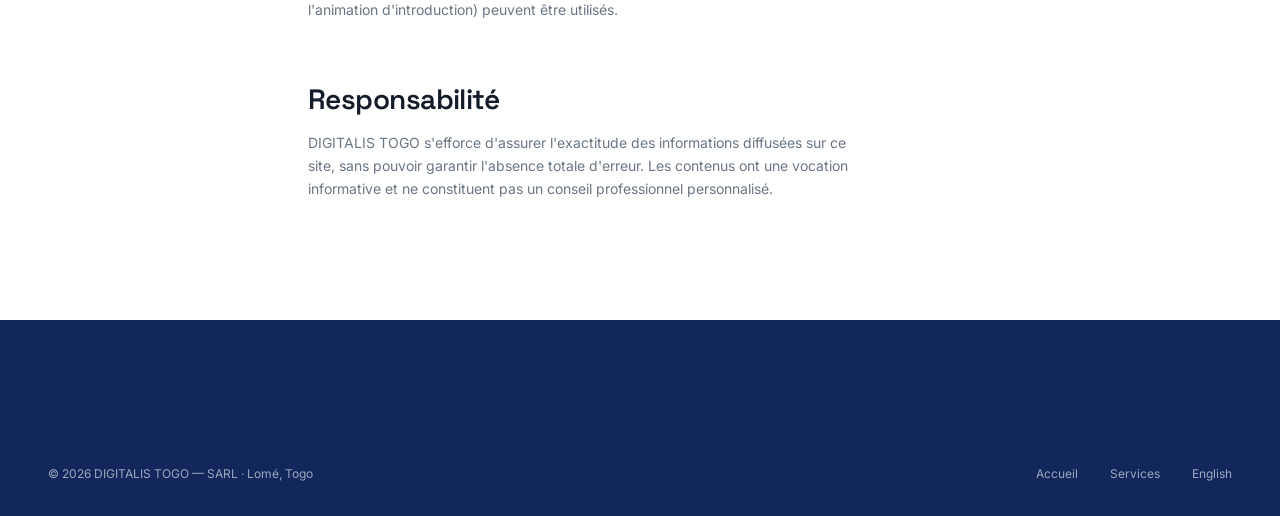
<file: mentions-legales.html>
<!DOCTYPE html>
<html lang="fr">
<head>
  <meta charset="UTF-8">
  <meta name="viewport" content="width=device-width, initial-scale=1.0">
  <title>Mentions légales — DIGITALIS TOGO</title>
  <meta name="description" content="Mentions légales du site DIGITALIS TOGO : informations juridiques, coordonnées et éditeur du site.">
  <meta name="robots" content="noindex">
  <meta name="theme-color" content="#12275c">
  <link rel="canonical" href="https://digitalis-togo.com/mentions-legales.html">
  <link rel="alternate" hreflang="fr" href="https://digitalis-togo.com/mentions-legales.html">
  <link rel="alternate" hreflang="en" href="https://digitalis-togo.com/en/legal-notice.html">
  <link rel="alternate" hreflang="x-default" href="https://digitalis-togo.com/mentions-legales.html">

  <link rel="icon" type="image/svg+xml" href="./favicon/favicon.svg">
  <link rel="preconnect" href="https://fonts.googleapis.com">
  <link rel="preconnect" href="https://fonts.gstatic.com" crossorigin>
  <link href="https://fonts.googleapis.com/css2?family=Inter:wght@400;500;600&family=Space+Grotesk:wght@500;600;700&display=swap" rel="stylesheet">

  <link rel="stylesheet" href="./assets/css/main.css">
  <link rel="stylesheet" href="./assets/css/components.css">
  <link rel="stylesheet" href="./assets/css/animations.css">
  <link rel="stylesheet" href="./assets/css/responsive.css">

  <noscript><style>.js [data-reveal]{opacity:1!important;transform:none!important}</style></noscript>
</head>
<body>

  <a class="skip-link" href="#main">Aller au contenu</a>

  <header class="site-header">
    <div class="container site-header__inner">
      <a class="brand" href="./">
        <img class="brand__mark" src="./assets/logo/logo.svg" alt="" width="44" height="38">
        <span class="brand__text">
          <span class="brand__name">DIGITALIS TOGO</span>
          <span class="brand__tag">Digitalisation &amp; Gestion</span>
        </span>
      </a>

      <nav class="main-nav" aria-label="Navigation principale">
        <ul>
          <li><a href="./">Accueil</a></li>
          <li><a href="./services.html">Services</a></li>
          <li><a href="./#contact">Contact</a></li>
        </ul>
      </nav>

      <div class="lang-switch" aria-label="Langue">
        <a href="./en/legal-notice.html" hreflang="en" lang="en">EN</a>
        <span aria-hidden="true">/</span>
        <span class="is-current" aria-current="true">FR</span>
      </div>

      <a class="header__cta btn btn--primary" href="./#contact">Demander un devis</a>

      <button class="nav-toggle" type="button" aria-expanded="false" aria-controls="mobile-menu" aria-label="Ouvrir le menu">
        <span></span><span></span><span></span>
      </button>
    </div>
  </header>

  <nav class="mobile-menu" id="mobile-menu" aria-label="Navigation mobile">
    <ul>
      <li><a href="./"><span class="menu-index">01</span>Accueil</a></li>
      <li><a href="./services.html"><span class="menu-index">02</span>Services</a></li>
      <li><a href="./#contact"><span class="menu-index">03</span>Contact</a></li>
    </ul>
    <div class="mobile-menu__foot">
      <span>Lomé, Togo</span>
      <a href="tel:+22890884420">+228 90 88 44 20</a>
    </div>
  </nav>

  <main id="main">
    <section class="page-hero">
      <div class="container">
        <span class="eyebrow">Informations juridiques</span>
        <h1 style="margin-top:1rem;">Mentions légales</h1>
      </div>
    </section>

    <section class="section">
      <div class="container legal">
        <h2>Éditeur du site</h2>
        <dl>
          <dt>Raison sociale</dt><dd>DIGITALIS TOGO</dd>
          <dt>Forme juridique</dt><dd>SARL</dd>
          <dt>Date de création</dt><dd>24 juin 2024</dd>
          <dt>Début d'activité</dt><dd>17 mai 2024</dd>
          <dt>Numéro CFE</dt><dd>07575PM2024</dd>
          <dt>Localisation</dt><dd>Lomé, Togo</dd>
          <dt>Slogan</dt><dd>« Votre succès, notre mission »</dd>
        </dl>

        <h2>Contact</h2>
        <ul>
          <li>E-mail : <a href="mailto:digitalistogo@gmail.com">digitalistogo@gmail.com</a></li>
          <li>Téléphones : +228 90 88 44 20 · +228 70 15 95 21 · +228 99 95 42 40</li>
          <li>Adresse : Lomé, Togo</li>
        </ul>

        <h2>Propriété intellectuelle</h2>
        <p>
          L'ensemble des contenus présents sur ce site (textes, identités
          visuelles, monogramme, éléments graphiques et code source) sont la
          propriété de DIGITALIS TOGO ou utilisés avec autorisation. Toute
          reproduction ou réutilisation sans accord préalable est interdite.
        </p>

        <h2>Données personnelles</h2>
        <p>
          Les informations recueillies via le formulaire de contact sont
          destinées exclusivement à DIGITALIS TOGO pour répondre à votre
          demande. Elles ne sont ni cédées ni vendues à des tiers. Conformément
          à la réglementation en vigueur, vous disposez d'un droit d'accès, de
          rectification et de suppression de vos données en nous contactant à
          <a href="mailto:digitalistogo@gmail.com">digitalistogo@gmail.com</a>.
        </p>

        <h2>Cookies</h2>
        <p>
          Ce site n'utilise pas de cookies de pistage publicitaire. Seuls des
          éléments techniques strictement nécessaires au fonctionnement
          (mémoire de session pour l'animation d'introduction) peuvent être
          utilisés.
        </p>

        <h2>Responsabilité</h2>
        <p>
          DIGITALIS TOGO s'efforce d'assurer l'exactitude des informations
          diffusées sur ce site, sans pouvoir garantir l'absence totale
d'erreur. Les contenus ont une vocation informative et ne constituent pas un
          conseil professionnel personnalisé.
        </p>
      </div>
    </section>
  </main>

  <footer class="site-footer">
    <div class="container">
      <div class="footer-bottom" style="border-top:none;">
        <span>© 2026 DIGITALIS TOGO — SARL · Lomé, Togo</span>
        <nav aria-label="Liens de pied de page">
          <a href="./">Accueil</a>
          <a href="./services.html">Services</a>
          <a href="./en/legal-notice.html">English</a>
        </nav>
      </div>
    </div>
  </footer>

  <script src="./assets/js/config.js" defer></script>
  <script src="./assets/vendor/gsap.min.js" defer></script>
  <script src="./assets/vendor/ScrollTrigger.min.js" defer></script>
  <script src="./assets/vendor/lenis.min.js" defer></script>
  <script src="./assets/vendor/SplitType.min.js" defer></script>
  <script src="./assets/js/main.js" defer></script>
  <script src="./assets/js/scroll.js" defer></script>
  <script src="./assets/js/navigation.js" defer></script>
</body>
</html>
</file>
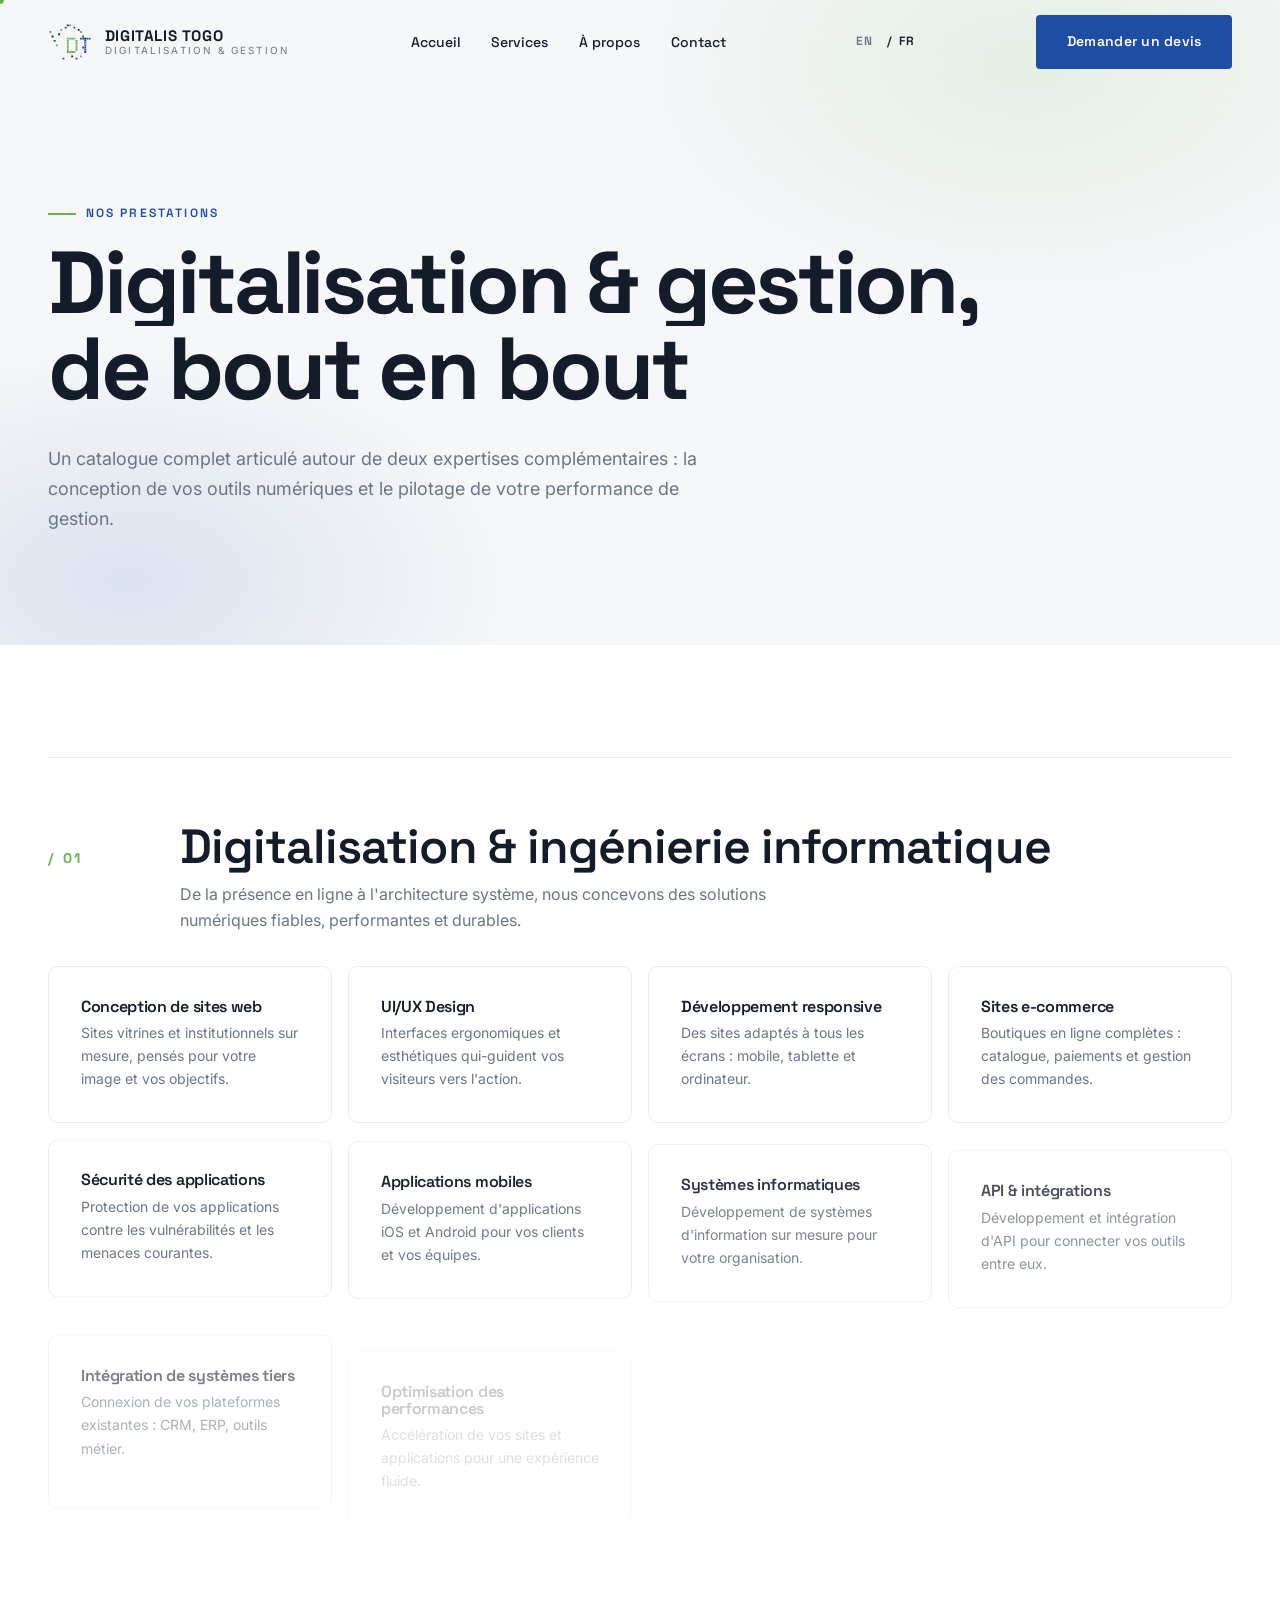
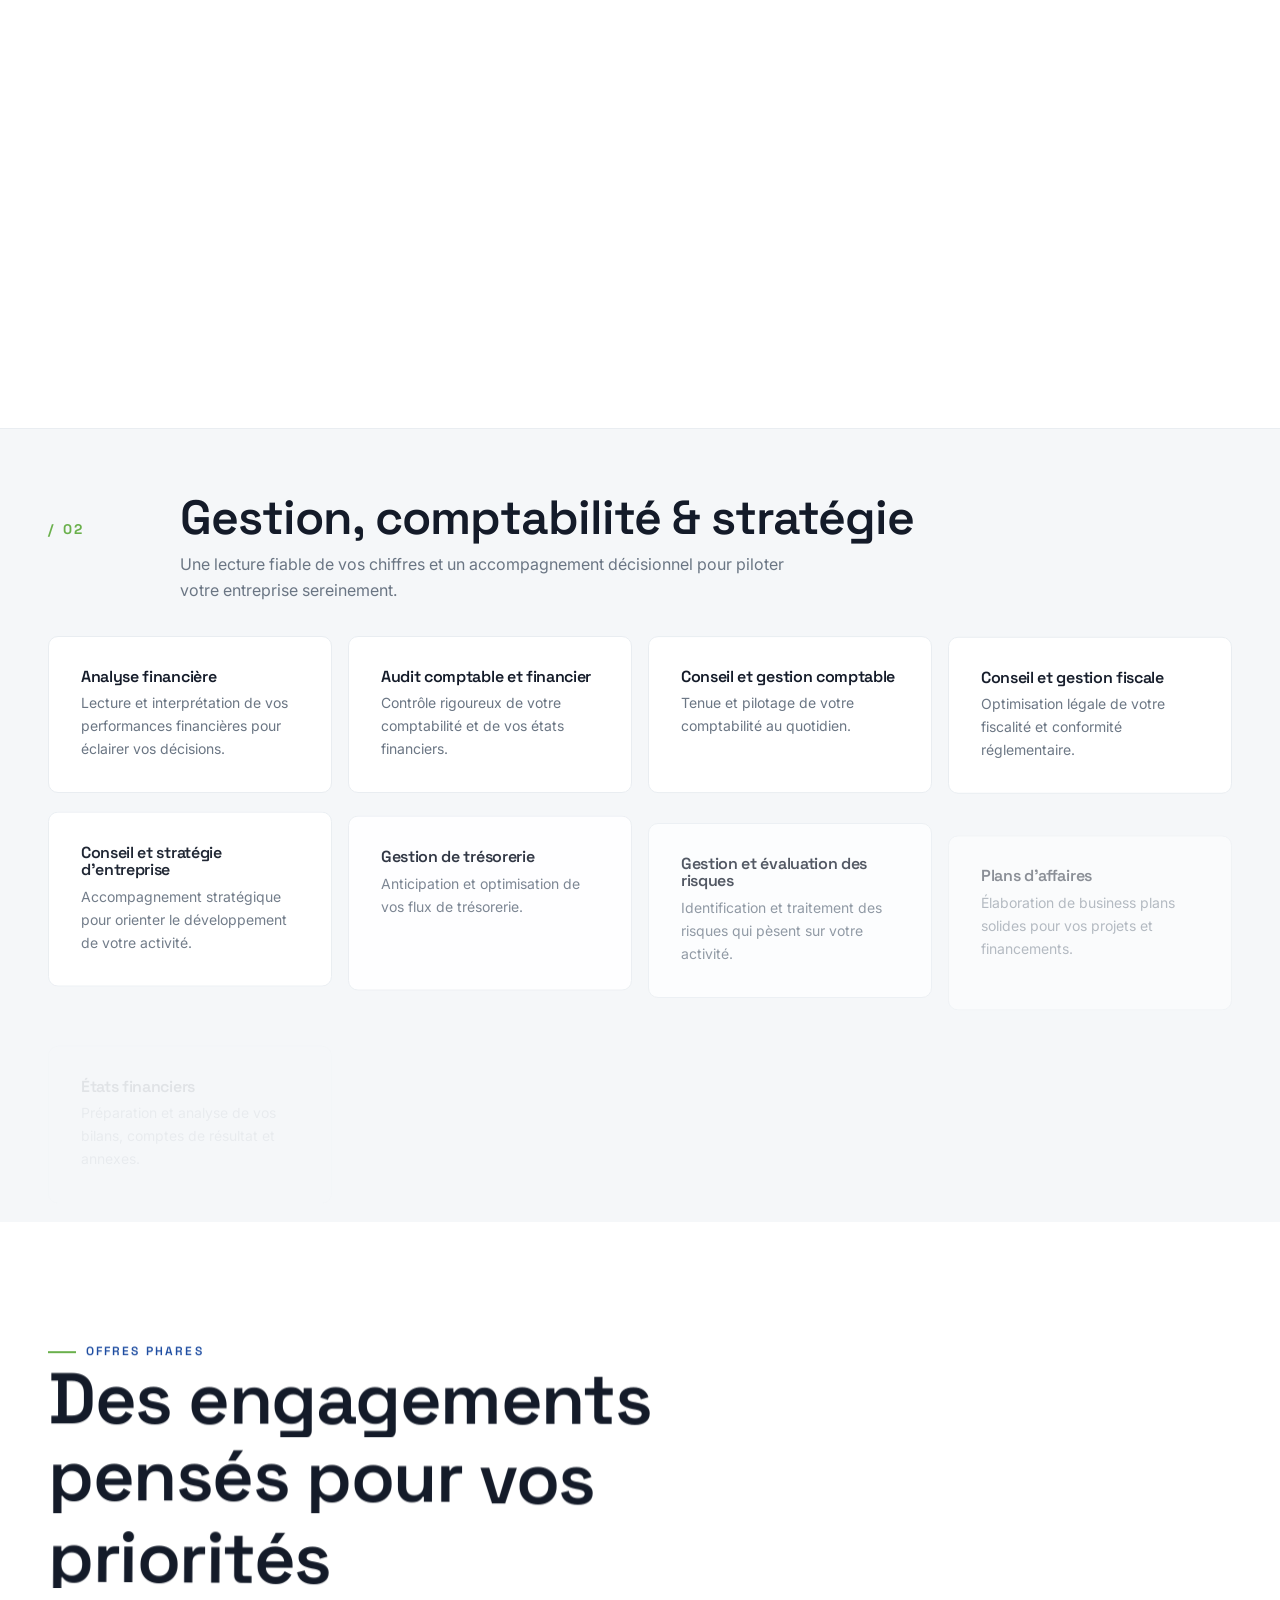
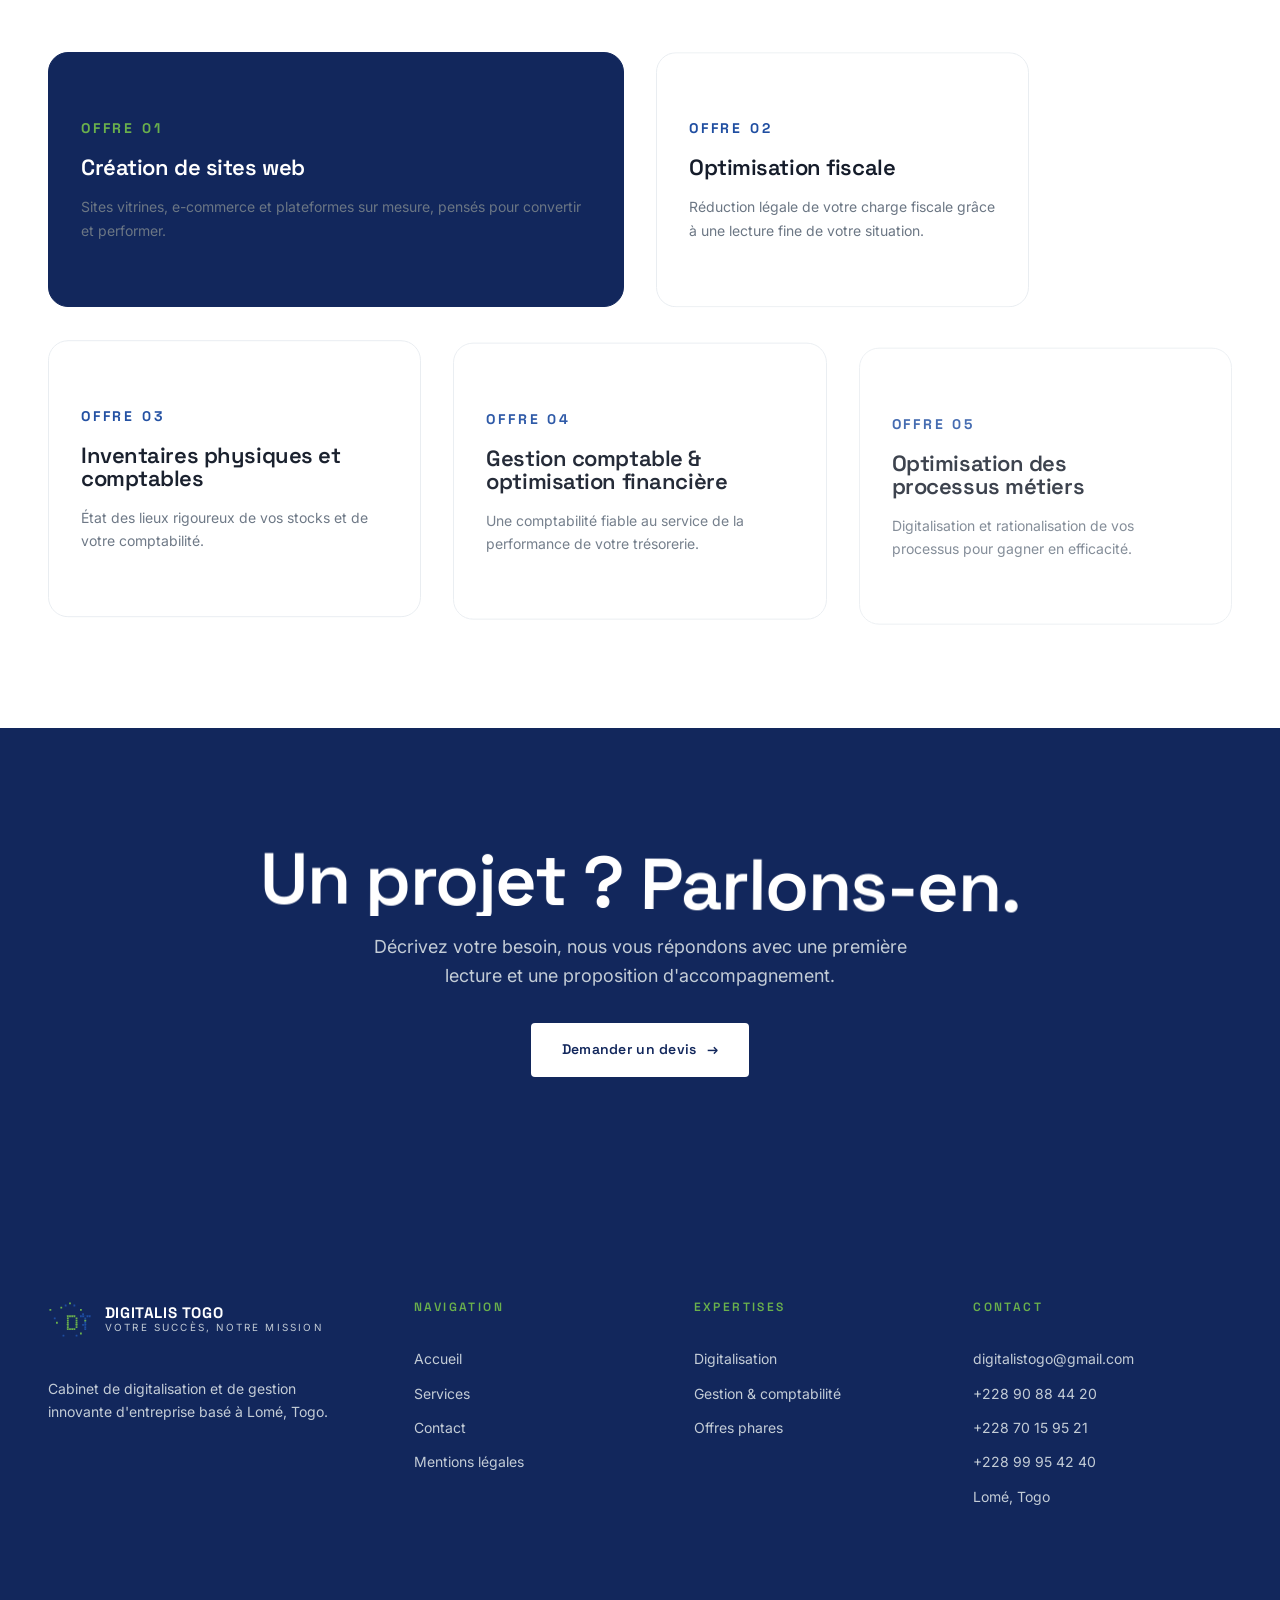
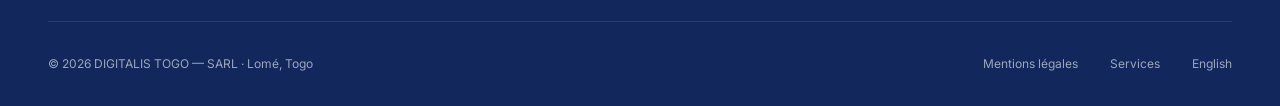
<file: services.html>
<!DOCTYPE html>
<html lang="fr">
<head>
  <meta charset="UTF-8">
  <meta name="viewport" content="width=device-width, initial-scale=1.0">
  <title>Services — DIGITALIS TOGO | Digitalisation &amp; gestion à Lomé</title>
  <meta name="description" content="Découvrez toutes les prestations DIGITALIS TOGO : création de sites web, applications mobiles, API, SEO, comptabilité, fiscalité, audit et stratégie d'entreprise.">
  <meta name="theme-color" content="#12275c">
  <link rel="canonical" href="https://digitalis-togo.com/services.html">
  <link rel="alternate" hreflang="fr" href="https://digitalis-togo.com/services.html">
  <link rel="alternate" hreflang="en" href="https://digitalis-togo.com/en/services.html">
  <link rel="alternate" hreflang="x-default" href="https://digitalis-togo.com/services.html">

  <meta property="og:type" content="website">
  <meta property="og:locale" content="fr_TG">
  <meta property="og:site_name" content="DIGITALIS TOGO">
  <meta property="og:title" content="Services — DIGITALIS TOGO">
  <meta property="og:description" content="Digitalisation et gestion innovante d'entreprise : sites web, applications, comptabilité, fiscalité et stratégie.">
  <meta property="og:url" content="https://digitalis-togo.com/services.html">

  <link rel="icon" type="image/svg+xml" href="./favicon/favicon.svg">
  <link rel="apple-touch-icon" href="./favicon/favicon.svg">

  <link rel="preconnect" href="https://fonts.googleapis.com">
  <link rel="preconnect" href="https://fonts.gstatic.com" crossorigin>
  <link href="https://fonts.googleapis.com/css2?family=Inter:wght@400;500;600&family=Space+Grotesk:wght@500;600;700&display=swap" rel="stylesheet">

  <link rel="stylesheet" href="./assets/css/main.css">
  <link rel="stylesheet" href="./assets/css/components.css">
  <link rel="stylesheet" href="./assets/css/animations.css">
  <link rel="stylesheet" href="./assets/css/responsive.css">

  <noscript><style>.intro{display:none!important}.js [data-reveal]{opacity:1!important;transform:none!important}</style></noscript>
</head>
<body>

  <a class="skip-link" href="#main">Aller au contenu</a>

  <header class="site-header">
    <div class="container site-header__inner">
      <a class="brand" href="./">
        <img class="brand__mark" src="./assets/logo/logo.svg" alt="" width="44" height="38">
        <span class="brand__text">
          <span class="brand__name">DIGITALIS TOGO</span>
          <span class="brand__tag">Digitalisation &amp; Gestion</span>
        </span>
      </a>

      <nav class="main-nav" aria-label="Navigation principale">
        <ul>
          <li><a href="./">Accueil</a></li>
          <li><a href="./services.html">Services</a></li>
          <li><a href="./#apropos">À propos</a></li>
          <li><a href="./#contact">Contact</a></li>
        </ul>
      </nav>

      <div class="lang-switch" aria-label="Langue">
        <a href="./en/services.html" hreflang="en" lang="en">EN</a>
        <span aria-hidden="true">/</span>
        <span class="is-current" aria-current="true">FR</span>
      </div>

      <a class="header__cta btn btn--primary" href="./#contact">Demander un devis</a>

      <button class="nav-toggle" type="button" aria-expanded="false" aria-controls="mobile-menu" aria-label="Ouvrir le menu">
        <span></span><span></span><span></span>
      </button>
    </div>
  </header>

  <nav class="mobile-menu" id="mobile-menu" aria-label="Navigation mobile">
    <ul>
      <li><a href="./"><span class="menu-index">01</span>Accueil</a></li>
      <li><a href="./services.html"><span class="menu-index">02</span>Services</a></li>
      <li><a href="./#apropos"><span class="menu-index">03</span>À propos</a></li>
      <li><a href="./#contact"><span class="menu-index">04</span>Contact</a></li>
    </ul>
    <div class="mobile-menu__foot">
      <span>Lomé, Togo</span>
      <a href="tel:+22890884420">+228 90 88 44 20</a>
    </div>
  </nav>

  <main id="main">

    <!-- ===== En-tête de page ===== -->
    <section class="page-hero" aria-labelledby="page-title">
      <div class="container">
        <span class="eyebrow">Nos prestations</span>
        <h1 id="page-title" style="margin-top:1rem;" data-split>Digitalisation &amp; gestion, de bout en bout</h1>
        <p class="text-lead">
          Un catalogue complet articulé autour de deux expertises
          complémentaires : la conception de vos outils numériques et le
          pilotage de votre performance de gestion.
        </p>
      </div>
    </section>

    <!-- ===== DIGITALISATION ===== -->
    <section class="section" id="digitalisation" aria-labelledby="dig-title">
      <div class="container">
        <div class="service-category">
          <div class="service-category__head" data-reveal>
            <span class="cat-num">/ 01</span>
            <div>
              <h2 id="dig-title">Digitalisation &amp; ingénierie informatique</h2>
              <p>De la présence en ligne à l'architecture système, nous concevons des solutions numériques fiables, performantes et durables.</p>
            </div>
          </div>
          <div class="service-category__grid" data-stagger>
            <article class="service-item"><h3>Conception de sites web</h3><p>Sites vitrines et institutionnels sur mesure, pensés pour votre image et vos objectifs.</p></article>
            <article class="service-item"><h3>UI/UX Design</h3><p>Interfaces ergonomiques et esthétiques qui-guident vos visiteurs vers l'action.</p></article>
            <article class="service-item"><h3>Développement responsive</h3><p>Des sites adaptés à tous les écrans : mobile, tablette et ordinateur.</p></article>
            <article class="service-item"><h3>Sites e-commerce</h3><p>Boutiques en ligne complètes : catalogue, paiements et gestion des commandes.</p></article>
            <article class="service-item"><h3>Sécurité des applications</h3><p>Protection de vos applications contre les vulnérabilités et les menaces courantes.</p></article>
            <article class="service-item"><h3>Applications mobiles</h3><p>Développement d'applications iOS et Android pour vos clients et vos équipes.</p></article>
            <article class="service-item"><h3>Systèmes informatiques</h3><p>Développement de systèmes d'information sur mesure pour votre organisation.</p></article>
            <article class="service-item"><h3>API &amp; intégrations</h3><p>Développement et intégration d'API pour connecter vos outils entre eux.</p></article>
            <article class="service-item"><h3>Intégration de systèmes tiers</h3><p>Connexion de vos plateformes existantes : CRM, ERP, outils métier.</p></article>
            <article class="service-item"><h3>Optimisation des performances</h3><p>Accélération de vos sites et applications pour une expérience fluide.</p></article>
            <article class="service-item"><h3>Référencement SEO</h3><p>Visibilité durable sur les moteurs de recherche et trafic qualifié.</p></article>
            <article class="service-item"><h3>Sécurité &amp; données</h3><p>Protection des données personnelles et conformité dans vos projets numériques.</p></article>
            <article class="service-item"><h3>Hébergement &amp; infrastructures</h3><p>Gestion complète de vos serveurs, cloud et architectures techniques.</p></article>
            <article class="service-item"><h3>Maintenance &amp; support</h3><p>Assistance technique continue et évolutions de vos solutions numériques.</p></article>
            <article class="service-item"><h3>Marketing digital</h3><p>Stratégie de communication en ligne et animation de vos canaux digitaux.</p></article>
            <article class="service-item"><h3>Audit &amp; diagnostic numérique</h3><p>Évaluation de votre présence digitale et identification des leviers.</p></article>
            <article class="service-item"><h3>Stratégie numérique</h3><p>Feuille de route digitale alignée sur vos ambitions de croissance.</p></article>
            <article class="service-item"><h3>Optimisation des processus métiers</h3><p>Digitalisation et rationalisation de vos processus internes.</p></article>
            <article class="service-item"><h3>Formation</h3><p>Montée en compétences de vos équipes aux outils et usages numériques.</p></article>
          </div>
        </div>
      </div>
    </section>

    <!-- ===== GESTION ===== -->
    <section class="section section--gray service-category service-category--gestion" id="gestion" aria-labelledby="gest-title">
      <div class="container">
        <div class="service-category__head" data-reveal>
          <span class="cat-num">/ 02</span>
          <div>
            <h2 id="gest-title">Gestion, comptabilité &amp; stratégie</h2>
            <p>Une lecture fiable de vos chiffres et un accompagnement décisionnel pour piloter votre entreprise sereinement.</p>
          </div>
        </div>
        <div class="service-category__grid" data-stagger>
          <article class="service-item"><h3>Analyse financière</h3><p>Lecture et interprétation de vos performances financières pour éclairer vos décisions.</p></article>
          <article class="service-item"><h3>Audit comptable et financier</h3><p>Contrôle rigoureux de votre comptabilité et de vos états financiers.</p></article>
          <article class="service-item"><h3>Conseil et gestion comptable</h3><p>Tenue et pilotage de votre comptabilité au quotidien.</p></article>
          <article class="service-item"><h3>Conseil et gestion fiscale</h3><p>Optimisation légale de votre fiscalité et conformité réglementaire.</p></article>
          <article class="service-item"><h3>Conseil et stratégie d'entreprise</h3><p>Accompagnement stratégique pour orienter le développement de votre activité.</p></article>
          <article class="service-item"><h3>Gestion de trésorerie</h3><p>Anticipation et optimisation de vos flux de trésorerie.</p></article>
          <article class="service-item"><h3>Gestion et évaluation des risques</h3><p>Identification et traitement des risques qui pèsent sur votre activité.</p></article>
          <article class="service-item"><h3>Plans d'affaires</h3><p>Élaboration de business plans solides pour vos projets et financements.</p></article>
          <article class="service-item"><h3>États financiers</h3><p>Préparation et analyse de vos bilans, comptes de résultat et annexes.</p></article>
          <article class="service-item"><h3>Formation</h3><p>Montée en compétences de vos équipes en gestion et comptabilité.</p></article>
        </div>
      </div>
    </section>

    <!-- ===== OFFRES PHARES ===== -->
    <section class="section" id="offres" aria-labelledby="offres-title">
      <div class="container">
        <div class="section-head" data-reveal>
          <span class="eyebrow">Offres phares</span>
          <h2 id="offres-title" data-split>Des engagements pensés pour vos priorités</h2>
        </div>
        <div class="offers" data-stagger>
          <article class="offer offer--wide">
            <span class="offer__num">OFFRE 01</span>
            <h3>Création de sites web</h3>
            <p>Sites vitrines, e-commerce et plateformes sur mesure, pensés pour convertir et performer.</p>
          </article>
          <article class="offer">
            <span class="offer__num">OFFRE 02</span>
            <h3>Optimisation fiscale</h3>
            <p>Réduction légale de votre charge fiscale grâce à une lecture fine de votre situation.</p>
          </article>
          <article class="offer">
            <span class="offer__num">OFFRE 03</span>
            <h3>Inventaires physiques et comptables</h3>
            <p>État des lieux rigoureux de vos stocks et de votre comptabilité.</p>
          </article>
          <article class="offer">
            <span class="offer__num">OFFRE 04</span>
            <h3>Gestion comptable &amp; optimisation financière</h3>
            <p>Une comptabilité fiable au service de la performance de votre trésorerie.</p>
          </article>
          <article class="offer">
            <span class="offer__num">OFFRE 05</span>
            <h3>Optimisation des processus métiers</h3>
            <p>Digitalisation et rationalisation de vos processus pour gagner en efficacité.</p>
          </article>
        </div>
      </div>
    </section>

    <!-- ===== CTA ===== -->
    <section class="section section--dark" aria-labelledby="cta-title">
      <div class="container" style="text-align:center;">
        <h2 id="cta-title" data-split>Un projet ? Parlons-en.</h2>
        <p class="text-lead" style="margin:1rem auto 2rem;max-width:52ch;">
          Décrivez votre besoin, nous vous répondons avec une première lecture
          et une proposition d'accompagnement.
        </p>
        <a class="btn btn--light" href="./#contact">Demander un devis <span class="btn__arrow">→</span></a>
      </div>
    </section>
  </main>

  <!-- ===== Footer ===== -->
  <footer class="site-footer">
    <div class="container">
      <div class="footer-top">
        <div class="footer-brand">
          <a class="brand" href="./">
            <img class="brand__mark" src="./assets/logo/logo.svg" alt="" width="44" height="38">
            <span class="brand__text">
              <span class="brand__name">DIGITALIS TOGO</span>
              <span class="brand__tag">Votre succès, notre mission</span>
            </span>
          </a>
          <p>Cabinet de digitalisation et de gestion innovante d'entreprise basé à Lomé, Togo.</p>
          <div class="footer-social">
            <a href="#" rel="noopener" aria-label="Facebook — Digitalis Togo" data-social="facebook">
              <svg width="18" height="18" viewBox="0 0 24 24" fill="currentColor"><path d="M13.5 21v-7h2.4l.4-3h-2.8V9.1c0-.9.3-1.5 1.6-1.5h1.3V4.9c-.6-.1-1.4-.2-2.2-.2-2.2 0-3.7 1.3-3.7 3.8V11H8v3h2.5v7h3z"/></svg>
            </a>
            <a href="#" rel="noopener" aria-label="LinkedIn — Digitalis Togo" data-social="linkedin">
              <svg width="18" height="18" viewBox="0 0 24 24" fill="currentColor"><path d="M6.5 8.8H3.6V21h2.9V8.8zM5 3a1.7 1.7 0 1 0 0 3.4A1.7 1.7 0 0 0 5 3zm5.4 5.8H7.5V21h2.9v-6.6c0-1.7.8-2.6 2-2.6s1.9.9 1.9 2.6V21h2.9v-7.2c0-3.2-1.7-4.7-4-4.7-1.9 0-2.8 1-3.3 1.7V8.8z"/></svg>
            </a>
          </div>
        </div>

        <div class="footer-col">
          <h2 class="footer-col__title">Navigation</h2>
          <ul>
            <li><a href="./">Accueil</a></li>
            <li><a href="./services.html">Services</a></li>
            <li><a href="./#contact">Contact</a></li>
            <li><a href="./mentions-legales.html">Mentions légales</a></li>
          </ul>
        </div>

        <div class="footer-col">
          <h2 class="footer-col__title">Expertises</h2>
          <ul>
            <li><a href="./services.html#digitalisation">Digitalisation</a></li>
            <li><a href="./services.html#gestion">Gestion &amp; comptabilité</a></li>
            <li><a href="./services.html#offres">Offres phares</a></li>
          </ul>
        </div>

        <div class="footer-col">
          <h2 class="footer-col__title">Contact</h2>
          <ul>
            <li><a href="mailto:digitalistogo@gmail.com">digitalistogo@gmail.com</a></li>
            <li><a href="tel:+22890884420">+228 90 88 44 20</a></li>
            <li><a href="tel:+22870159521">+228 70 15 95 21</a></li>
            <li><a href="tel:+22899954240">+228 99 95 42 40</a></li>
            <li><span>Lomé, Togo</span></li>
          </ul>
        </div>
      </div>

      <div class="footer-bottom">
        <span>© 2026 DIGITALIS TOGO — SARL · Lomé, Togo</span>
        <nav aria-label="Liens de pied de page">
          <a href="./mentions-legales.html">Mentions légales</a>
          <a href="./services.html">Services</a>
          <a href="./en/">English</a>
        </nav>
      </div>
    </div>
  </footer>

  <script src="./assets/js/config.js" defer></script>
  <script src="./assets/vendor/gsap.min.js" defer></script>
  <script src="./assets/vendor/ScrollTrigger.min.js" defer></script>
  <script src="./assets/vendor/lenis.min.js" defer></script>
  <script src="./assets/vendor/SplitType.min.js" defer></script>
  <script src="./assets/js/main.js" defer></script>
  <script src="./assets/js/scroll.js" defer></script>
  <script src="./assets/js/navigation.js" defer></script>
  <script src="./assets/js/animations.js" defer></script>
  <script src="./assets/js/contact.js" defer></script>
</body>
</html>
</file>
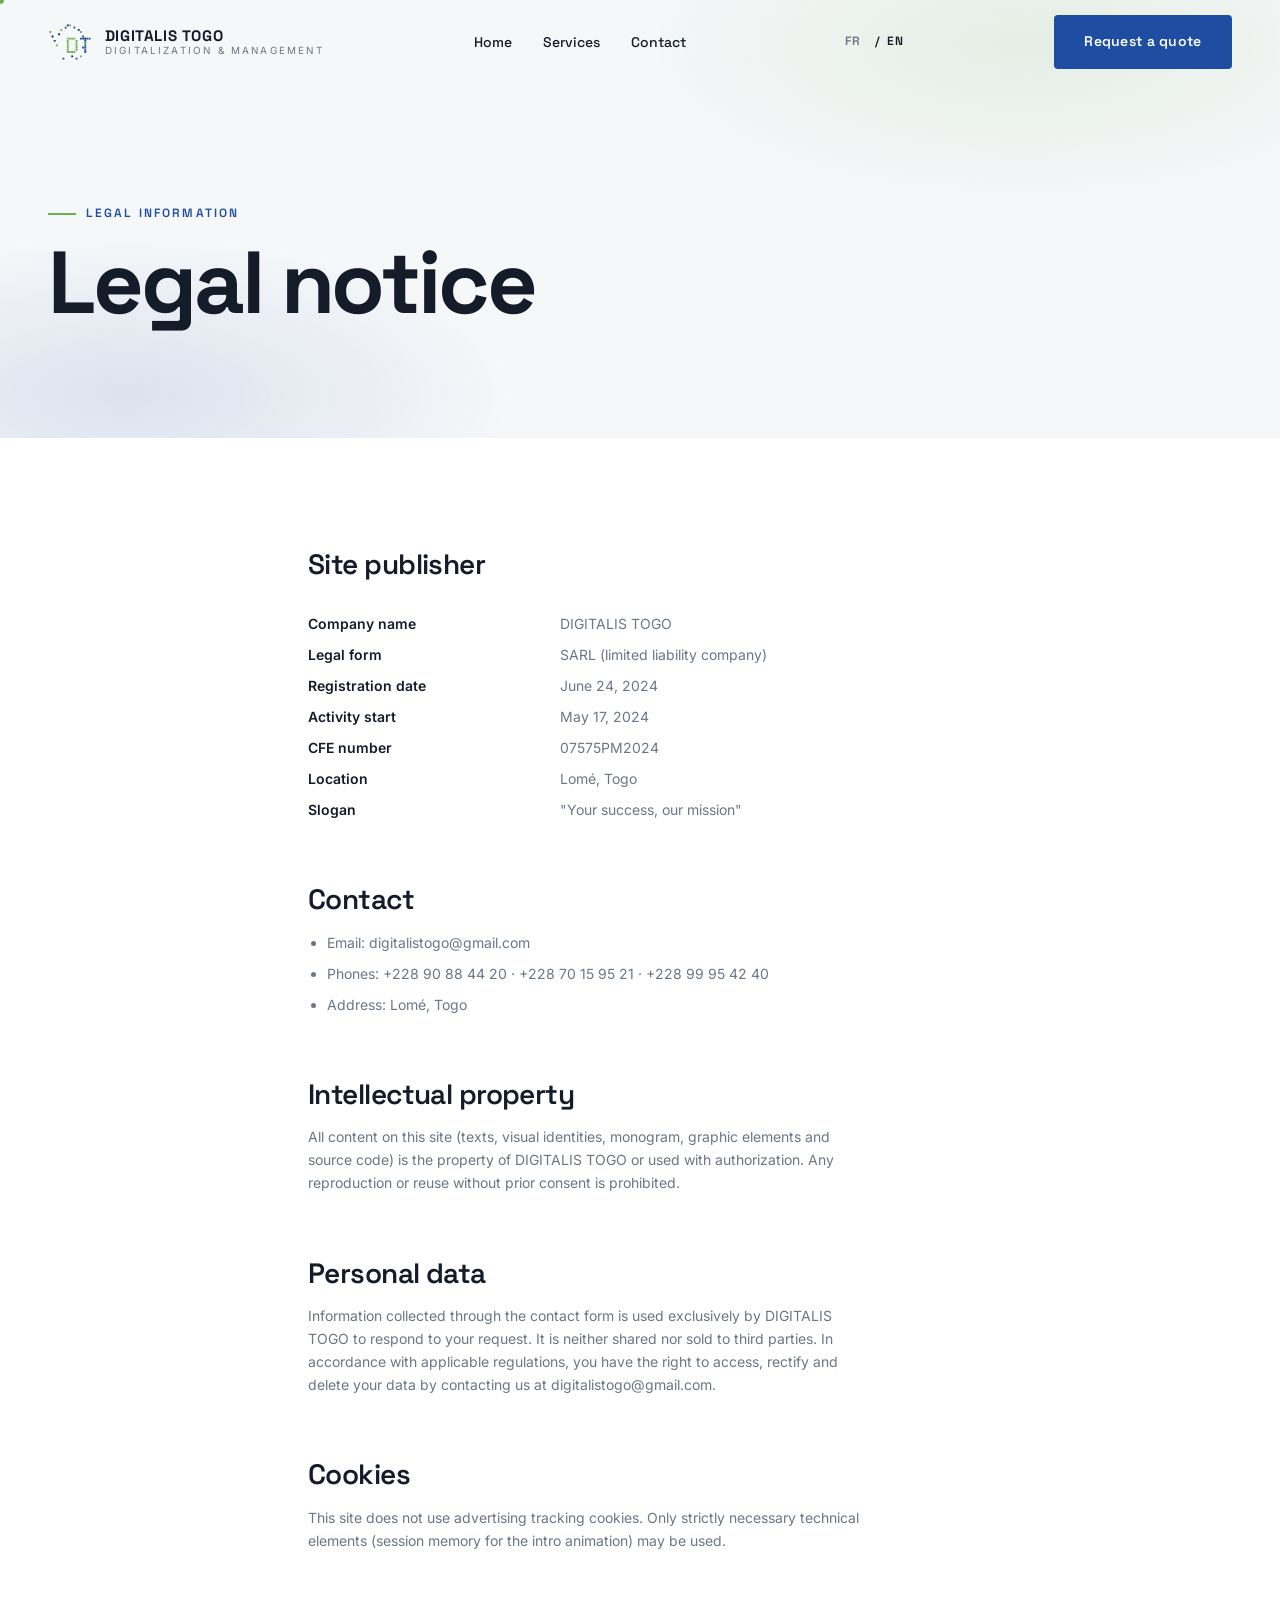
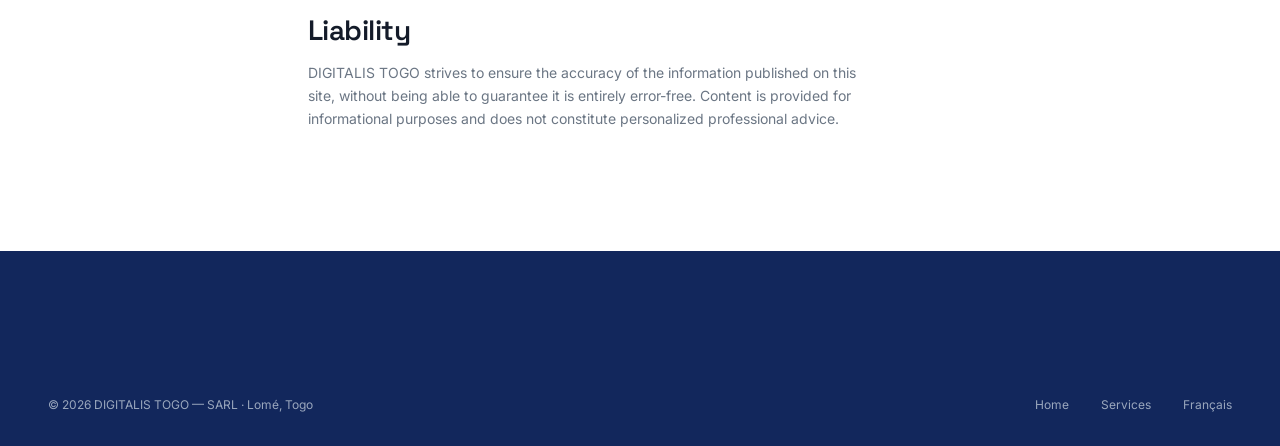
<file: en/legal-notice.html>
<!DOCTYPE html>
<html lang="en">
<head>
  <meta charset="UTF-8">
  <meta name="viewport" content="width=device-width, initial-scale=1.0">
  <title>Legal notice — DIGITALIS TOGO</title>
  <meta name="description" content="Legal notice of the DIGITALIS TOGO website: legal information, contact details and site publisher.">
  <meta name="robots" content="noindex">
  <meta name="theme-color" content="#12275c">
  <link rel="canonical" href="https://digitalis-togo.com/en/legal-notice.html">
  <link rel="alternate" hreflang="en" href="https://digitalis-togo.com/en/legal-notice.html">
  <link rel="alternate" hreflang="fr" href="https://digitalis-togo.com/mentions-legales.html">
  <link rel="alternate" hreflang="x-default" href="https://digitalis-togo.com/mentions-legales.html">

  <link rel="icon" type="image/svg+xml" href="../favicon/favicon.svg">
  <link rel="preconnect" href="https://fonts.googleapis.com">
  <link rel="preconnect" href="https://fonts.gstatic.com" crossorigin>
  <link href="https://fonts.googleapis.com/css2?family=Inter:wght@400;500;600&family=Space+Grotesk:wght@500;600;700&display=swap" rel="stylesheet">

  <link rel="stylesheet" href="../assets/css/main.css">
  <link rel="stylesheet" href="../assets/css/components.css">
  <link rel="stylesheet" href="../assets/css/animations.css">
  <link rel="stylesheet" href="../assets/css/responsive.css">

  <noscript><style>.js [data-reveal]{opacity:1!important;transform:none!important}</style></noscript>
</head>
<body>

  <a class="skip-link" href="#main">Skip to content</a>

  <header class="site-header">
    <div class="container site-header__inner">
      <a class="brand" href="./">
        <img class="brand__mark" src="../assets/logo/logo.svg" alt="" width="44" height="38">
        <span class="brand__text">
          <span class="brand__name">DIGITALIS TOGO</span>
          <span class="brand__tag">Digitalization &amp; Management</span>
        </span>
      </a>

      <nav class="main-nav" aria-label="Main navigation">
        <ul>
          <li><a href="./">Home</a></li>
          <li><a href="./services.html">Services</a></li>
          <li><a href="./#contact">Contact</a></li>
        </ul>
      </nav>

      <div class="lang-switch" aria-label="Language">
        <a href="../mentions-legales.html" hreflang="fr" lang="fr">FR</a>
        <span aria-hidden="true">/</span>
        <span class="is-current" aria-current="true">EN</span>
      </div>

      <a class="header__cta btn btn--primary" href="./#contact">Request a quote</a>

      <button class="nav-toggle" type="button" aria-expanded="false" aria-controls="mobile-menu" aria-label="Open menu">
        <span></span><span></span><span></span>
      </button>
    </div>
  </header>

  <nav class="mobile-menu" id="mobile-menu" aria-label="Mobile navigation">
    <ul>
      <li><a href="./"><span class="menu-index">01</span>Home</a></li>
      <li><a href="./services.html"><span class="menu-index">02</span>Services</a></li>
      <li><a href="./#contact"><span class="menu-index">03</span>Contact</a></li>
    </ul>
    <div class="mobile-menu__foot">
      <span>Lomé, Togo</span>
      <a href="tel:+22890884420">+228 90 88 44 20</a>
    </div>
  </nav>

  <main id="main">
    <section class="page-hero">
      <div class="container">
        <span class="eyebrow">Legal information</span>
        <h1 style="margin-top:1rem;">Legal notice</h1>
      </div>
    </section>

    <section class="section">
      <div class="container legal">
        <h2>Site publisher</h2>
        <dl>
          <dt>Company name</dt><dd>DIGITALIS TOGO</dd>
          <dt>Legal form</dt><dd>SARL (limited liability company)</dd>
          <dt>Registration date</dt><dd>June 24, 2024</dd>
          <dt>Activity start</dt><dd>May 17, 2024</dd>
          <dt>CFE number</dt><dd>07575PM2024</dd>
          <dt>Location</dt><dd>Lomé, Togo</dd>
          <dt>Slogan</dt><dd>"Your success, our mission"</dd>
        </dl>

        <h2>Contact</h2>
        <ul>
          <li>Email: <a href="mailto:digitalistogo@gmail.com">digitalistogo@gmail.com</a></li>
          <li>Phones: +228 90 88 44 20 · +228 70 15 95 21 · +228 99 95 42 40</li>
          <li>Address: Lomé, Togo</li>
        </ul>

        <h2>Intellectual property</h2>
        <p>
          All content on this site (texts, visual identities, monogram,
          graphic elements and source code) is the property of DIGITALIS TOGO
          or used with authorization. Any reproduction or reuse without prior
          consent is prohibited.
        </p>

        <h2>Personal data</h2>
        <p>
          Information collected through the contact form is used exclusively
          by DIGITALIS TOGO to respond to your request. It is neither shared
          nor sold to third parties. In accordance with applicable regulations,
          you have the right to access, rectify and delete your data by
          contacting us at
          <a href="mailto:digitalistogo@gmail.com">digitalistogo@gmail.com</a>.
        </p>

        <h2>Cookies</h2>
        <p>
          This site does not use advertising tracking cookies. Only strictly
          necessary technical elements (session memory for the intro animation)
          may be used.
        </p>

        <h2>Liability</h2>
        <p>
          DIGITALIS TOGO strives to ensure the accuracy of the information
          published on this site, without being able to guarantee it is
          entirely error-free. Content is provided for informational purposes
          and does not constitute personalized professional advice.
        </p>
      </div>
    </section>
  </main>

  <footer class="site-footer">
    <div class="container">
      <div class="footer-bottom" style="border-top:none;">
        <span>© 2026 DIGITALIS TOGO — SARL · Lomé, Togo</span>
        <nav aria-label="Footer links">
          <a href="./">Home</a>
          <a href="./services.html">Services</a>
          <a href="../">Français</a>
        </nav>
      </div>
    </div>
  </footer>

  <script src="../assets/js/config.js" defer></script>
  <script src="../assets/js/main.js" defer></script>
  <script src="../assets/js/navigation.js" defer></script>
</body>
</html>
</file>
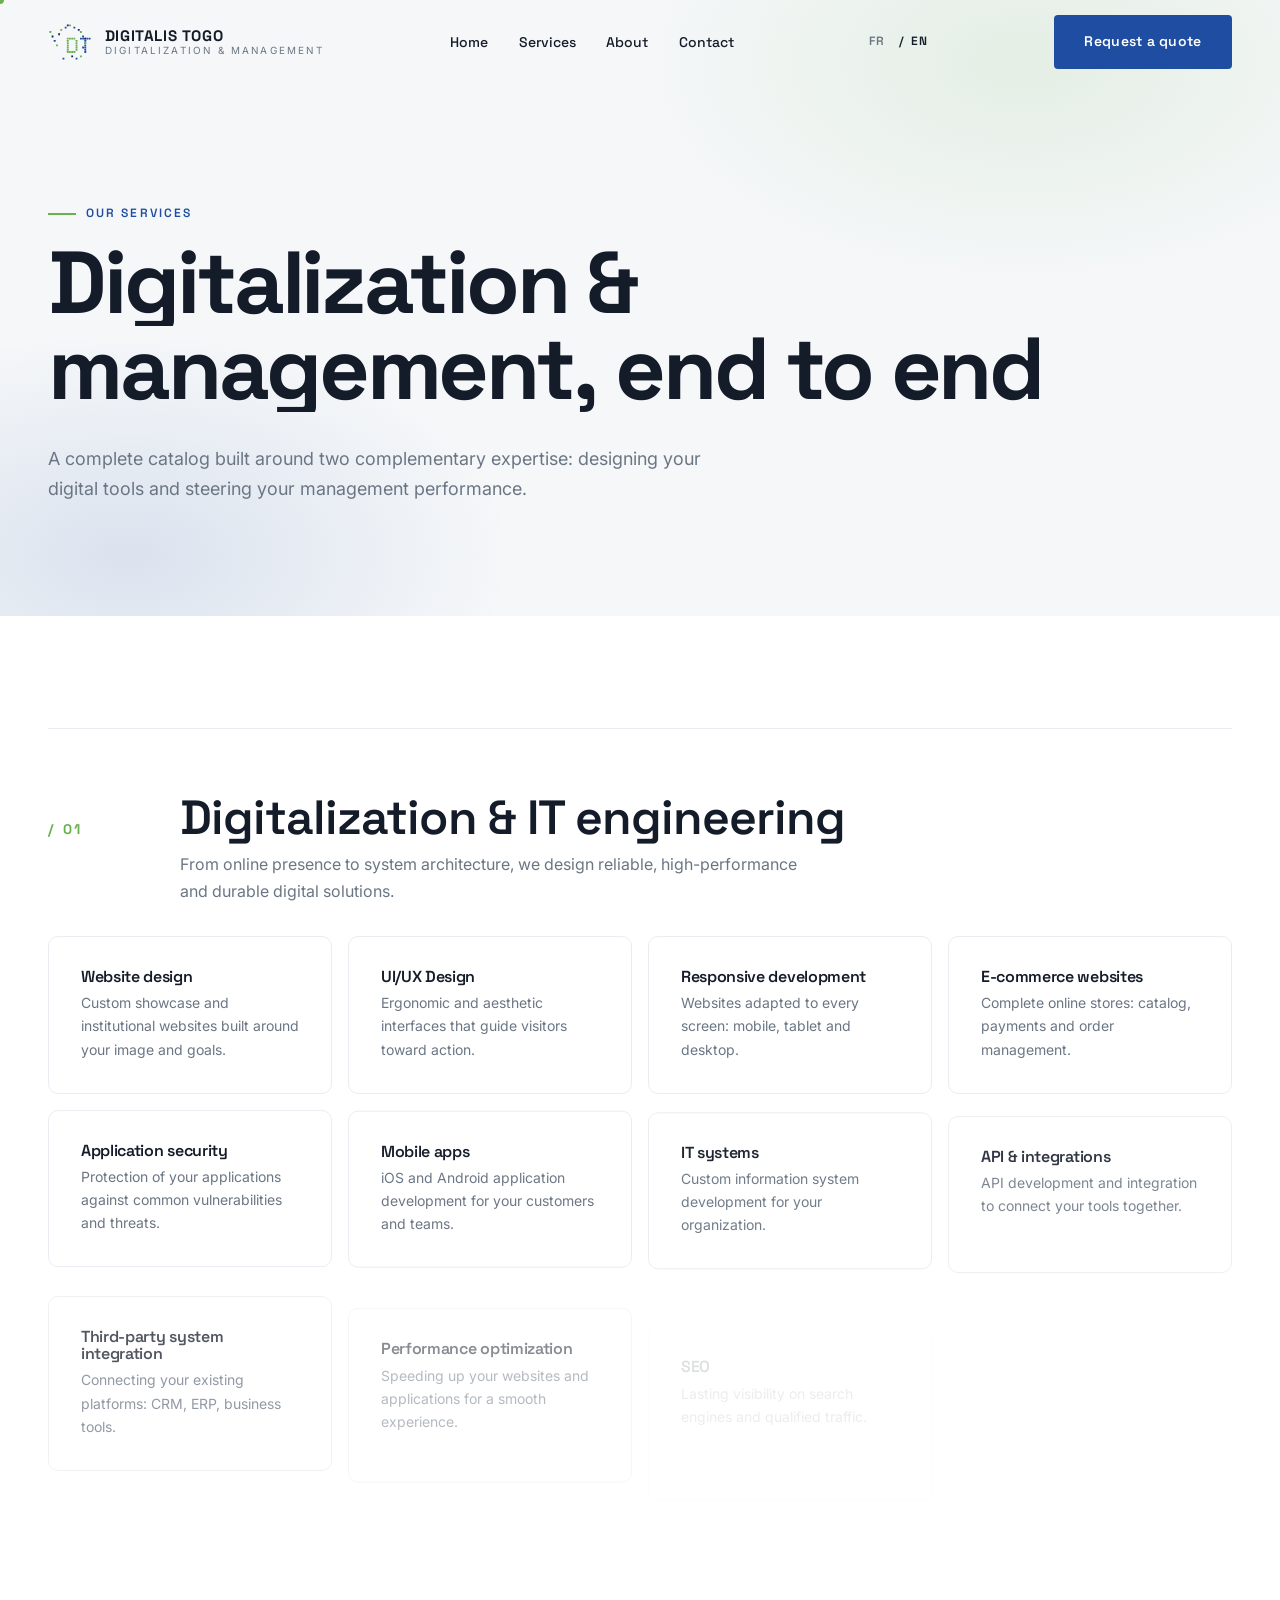
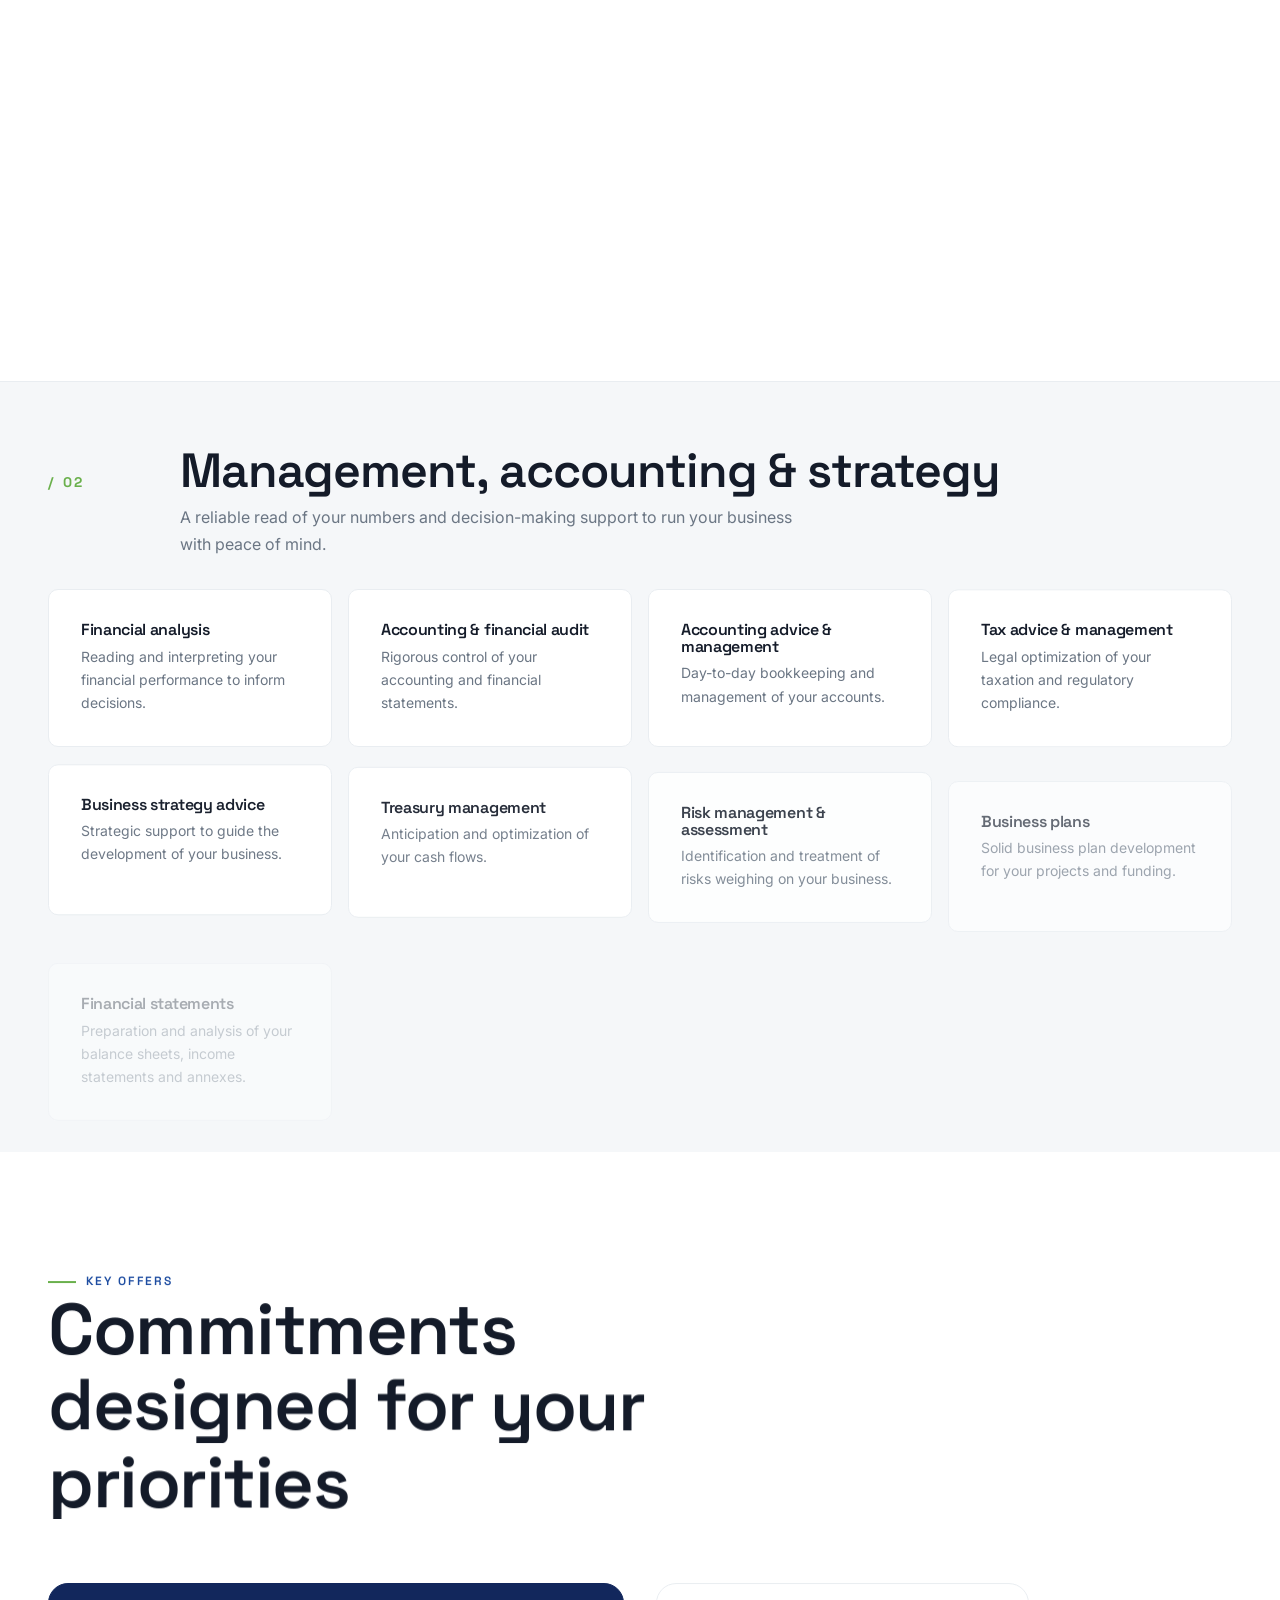
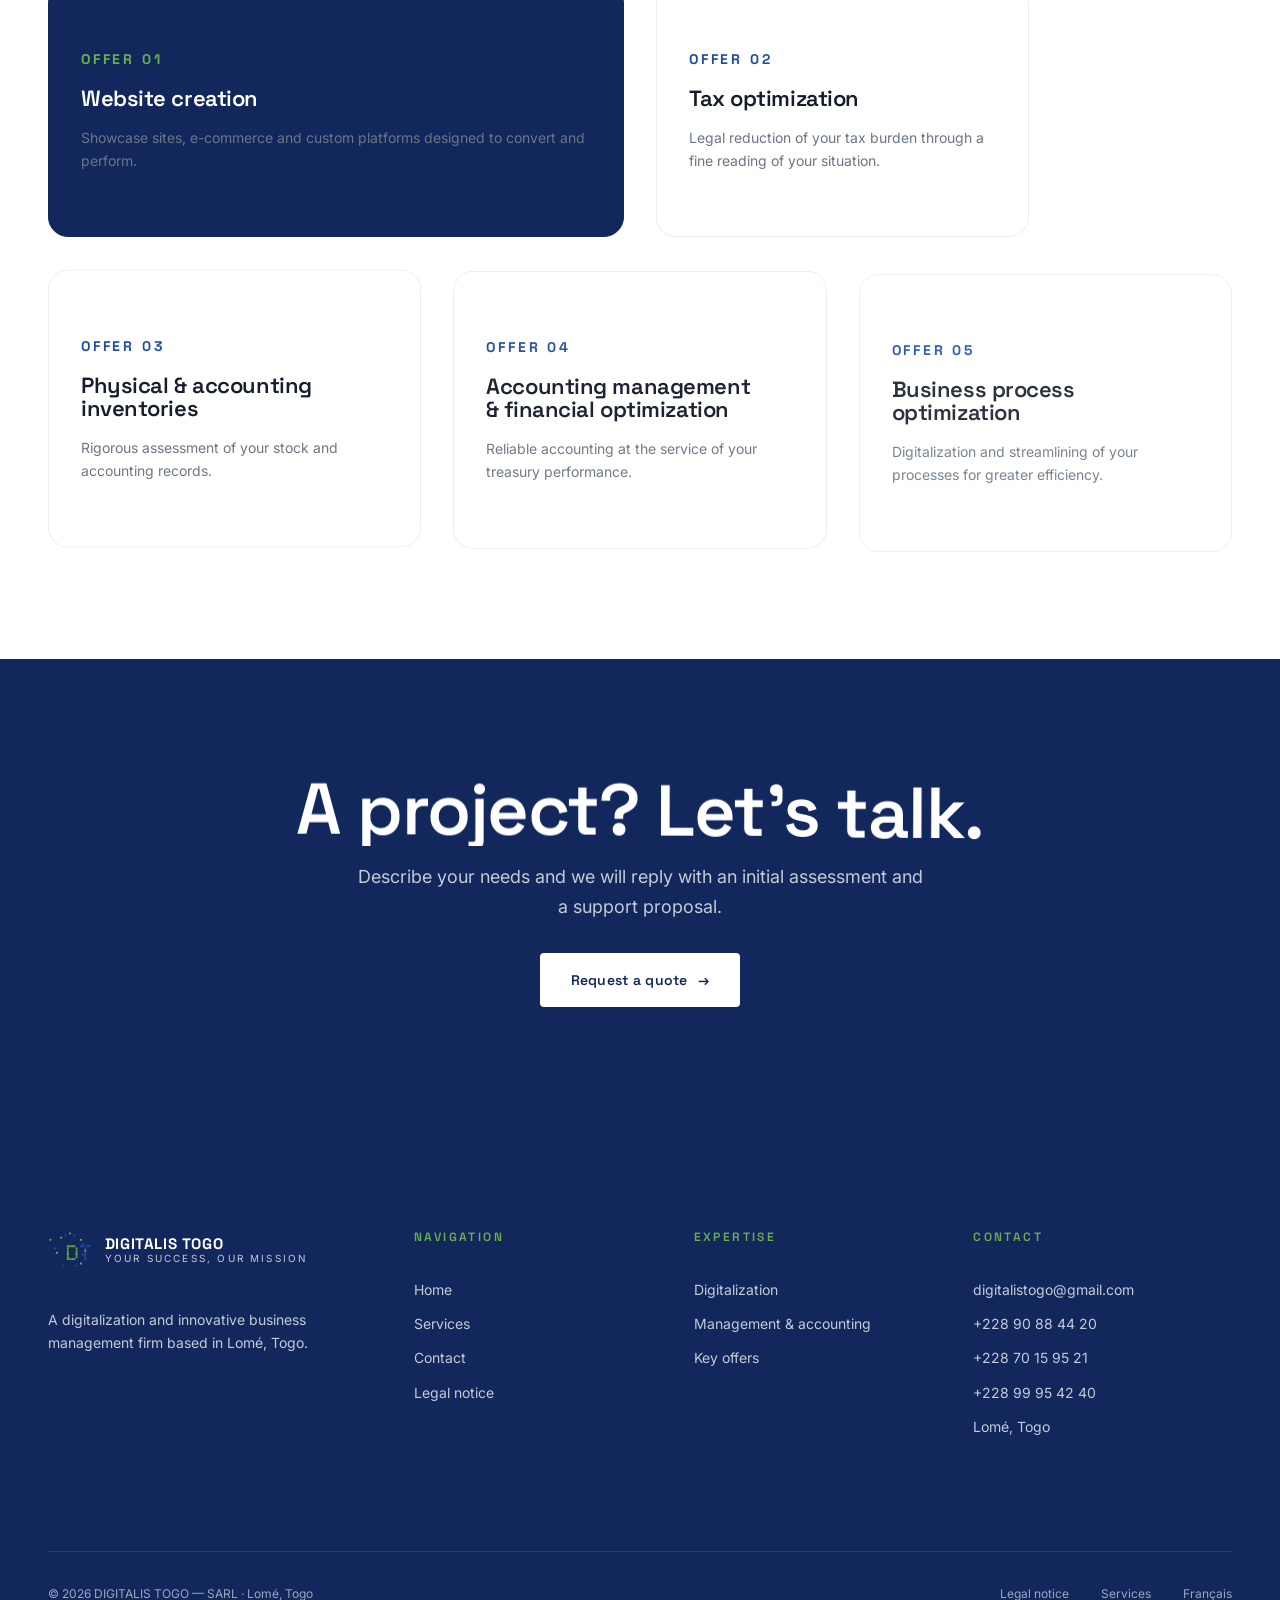
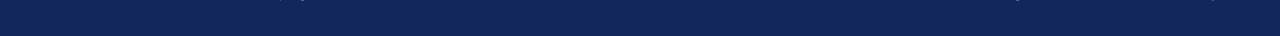
<file: en/services.html>
<!DOCTYPE html>
<html lang="en">
<head>
  <meta charset="UTF-8">
  <meta name="viewport" content="width=device-width, initial-scale=1.0">
  <title>Services — DIGITALIS TOGO | Digitalization &amp; management in Lomé</title>
  <meta name="description" content="Explore all DIGITALIS TOGO services: website creation, mobile apps, API, SEO, accounting, tax, audit and business strategy.">
  <meta name="theme-color" content="#12275c">
  <link rel="canonical" href="https://digitalis-togo.com/en/services.html">
  <link rel="alternate" hreflang="en" href="https://digitalis-togo.com/en/services.html">
  <link rel="alternate" hreflang="fr" href="https://digitalis-togo.com/services.html">
  <link rel="alternate" hreflang="x-default" href="https://digitalis-togo.com/services.html">

  <meta property="og:type" content="website">
  <meta property="og:locale" content="en_TG">
  <meta property="og:site_name" content="DIGITALIS TOGO">
  <meta property="og:title" content="Services — DIGITALIS TOGO">
  <meta property="og:description" content="Digitalization and innovative business management: websites, apps, accounting, tax and strategy.">
  <meta property="og:url" content="https://digitalis-togo.com/en/services.html">

  <link rel="icon" type="image/svg+xml" href="../favicon/favicon.svg">
  <link rel="preconnect" href="https://fonts.googleapis.com">
  <link rel="preconnect" href="https://fonts.gstatic.com" crossorigin>
  <link href="https://fonts.googleapis.com/css2?family=Inter:wght@400;500;600&family=Space+Grotesk:wght@500;600;700&display=swap" rel="stylesheet">

  <link rel="stylesheet" href="../assets/css/main.css">
  <link rel="stylesheet" href="../assets/css/components.css">
  <link rel="stylesheet" href="../assets/css/animations.css">
  <link rel="stylesheet" href="../assets/css/responsive.css">

  <noscript><style>.js [data-reveal]{opacity:1!important;transform:none!important}</style></noscript>
</head>
<body>

  <a class="skip-link" href="#main">Skip to content</a>

  <header class="site-header">
    <div class="container site-header__inner">
      <a class="brand" href="./">
        <img class="brand__mark" src="../assets/logo/logo.svg" alt="" width="44" height="38">
        <span class="brand__text">
          <span class="brand__name">DIGITALIS TOGO</span>
          <span class="brand__tag">Digitalization &amp; Management</span>
        </span>
      </a>

      <nav class="main-nav" aria-label="Main navigation">
        <ul>
          <li><a href="./">Home</a></li>
          <li><a href="./services.html">Services</a></li>
          <li><a href="./#about">About</a></li>
          <li><a href="./#contact">Contact</a></li>
        </ul>
      </nav>

      <div class="lang-switch" aria-label="Language">
        <a href="../services.html" hreflang="fr" lang="fr">FR</a>
        <span aria-hidden="true">/</span>
        <span class="is-current" aria-current="true">EN</span>
      </div>

      <a class="header__cta btn btn--primary" href="./#contact">Request a quote</a>

      <button class="nav-toggle" type="button" aria-expanded="false" aria-controls="mobile-menu" aria-label="Open menu">
        <span></span><span></span><span></span>
      </button>
    </div>
  </header>

  <nav class="mobile-menu" id="mobile-menu" aria-label="Mobile navigation">
    <ul>
      <li><a href="./"><span class="menu-index">01</span>Home</a></li>
      <li><a href="./services.html"><span class="menu-index">02</span>Services</a></li>
      <li><a href="./#about"><span class="menu-index">03</span>About</a></li>
      <li><a href="./#contact"><span class="menu-index">04</span>Contact</a></li>
    </ul>
    <div class="mobile-menu__foot">
      <span>Lomé, Togo</span>
      <a href="tel:+22890884420">+228 90 88 44 20</a>
    </div>
  </nav>

  <main id="main">

    <section class="page-hero" aria-labelledby="page-title">
      <div class="container">
        <span class="eyebrow">Our services</span>
        <h1 id="page-title" style="margin-top:1rem;" data-split>Digitalization &amp; management, end to end</h1>
        <p class="text-lead">
          A complete catalog built around two complementary expertise:
          designing your digital tools and steering your management
          performance.
        </p>
      </div>
    </section>

    <!-- ===== DIGITALIZATION ===== -->
    <section class="section" id="digitalisation" aria-labelledby="dig-title">
      <div class="container">
        <div class="service-category">
          <div class="service-category__head" data-reveal>
            <span class="cat-num">/ 01</span>
            <div>
              <h2 id="dig-title">Digitalization &amp; IT engineering</h2>
              <p>From online presence to system architecture, we design reliable, high-performance and durable digital solutions.</p>
            </div>
          </div>
          <div class="service-category__grid" data-stagger>
            <article class="service-item"><h3>Website design</h3><p>Custom showcase and institutional websites built around your image and goals.</p></article>
            <article class="service-item"><h3>UI/UX Design</h3><p>Ergonomic and aesthetic interfaces that guide visitors toward action.</p></article>
            <article class="service-item"><h3>Responsive development</h3><p>Websites adapted to every screen: mobile, tablet and desktop.</p></article>
            <article class="service-item"><h3>E-commerce websites</h3><p>Complete online stores: catalog, payments and order management.</p></article>
            <article class="service-item"><h3>Application security</h3><p>Protection of your applications against common vulnerabilities and threats.</p></article>
            <article class="service-item"><h3>Mobile apps</h3><p>iOS and Android application development for your customers and teams.</p></article>
            <article class="service-item"><h3>IT systems</h3><p>Custom information system development for your organization.</p></article>
            <article class="service-item"><h3>API &amp; integrations</h3><p>API development and integration to connect your tools together.</p></article>
            <article class="service-item"><h3>Third-party system integration</h3><p>Connecting your existing platforms: CRM, ERP, business tools.</p></article>
            <article class="service-item"><h3>Performance optimization</h3><p>Speeding up your websites and applications for a smooth experience.</p></article>
            <article class="service-item"><h3>SEO</h3><p>Lasting visibility on search engines and qualified traffic.</p></article>
            <article class="service-item"><h3>Security &amp; data</h3><p>Personal data protection and compliance in your digital projects.</p></article>
            <article class="service-item"><h3>Hosting &amp; infrastructure</h3><p>Full management of your servers, cloud and technical architectures.</p></article>
            <article class="service-item"><h3>Maintenance &amp; support</h3><p>Ongoing technical assistance and evolution of your digital solutions.</p></article>
            <article class="service-item"><h3>Digital marketing</h3><p>Online communication strategy and management of your digital channels.</p></article>
            <article class="service-item"><h3>Digital audit &amp; diagnosis</h3><p>Assessment of your digital presence and identification of levers.</p></article>
            <article class="service-item"><h3>Digital strategy</h3><p>A digital roadmap aligned with your growth ambitions.</p></article>
            <article class="service-item"><h3>Business process optimization</h3><p>Digitalization and streamlining of your internal processes.</p></article>
            <article class="service-item"><h3>Training</h3><p>Skills development for your teams on digital tools and practices.</p></article>
          </div>
        </div>
      </div>
    </section>

    <!-- ===== MANAGEMENT ===== -->
    <section class="section section--gray service-category service-category--gestion" id="gestion" aria-labelledby="gest-title">
      <div class="container">
        <div class="service-category__head" data-reveal>
          <span class="cat-num">/ 02</span>
          <div>
            <h2 id="gest-title">Management, accounting &amp; strategy</h2>
            <p>A reliable read of your numbers and decision-making support to run your business with peace of mind.</p>
          </div>
        </div>
        <div class="service-category__grid" data-stagger>
          <article class="service-item"><h3>Financial analysis</h3><p>Reading and interpreting your financial performance to inform decisions.</p></article>
          <article class="service-item"><h3>Accounting &amp; financial audit</h3><p>Rigorous control of your accounting and financial statements.</p></article>
          <article class="service-item"><h3>Accounting advice &amp; management</h3><p>Day-to-day bookkeeping and management of your accounts.</p></article>
          <article class="service-item"><h3>Tax advice &amp; management</h3><p>Legal optimization of your taxation and regulatory compliance.</p></article>
          <article class="service-item"><h3>Business strategy advice</h3><p>Strategic support to guide the development of your business.</p></article>
          <article class="service-item"><h3>Treasury management</h3><p>Anticipation and optimization of your cash flows.</p></article>
          <article class="service-item"><h3>Risk management &amp; assessment</h3><p>Identification and treatment of risks weighing on your business.</p></article>
          <article class="service-item"><h3>Business plans</h3><p>Solid business plan development for your projects and funding.</p></article>
          <article class="service-item"><h3>Financial statements</h3><p>Preparation and analysis of your balance sheets, income statements and annexes.</p></article>
          <article class="service-item"><h3>Training</h3><p>Skills development for your teams in management and accounting.</p></article>
        </div>
      </div>
    </section>

    <!-- ===== KEY OFFERS ===== -->
    <section class="section" id="offres" aria-labelledby="offers-title">
      <div class="container">
        <div class="section-head" data-reveal>
          <span class="eyebrow">Key offers</span>
          <h2 id="offers-title" data-split>Commitments designed for your priorities</h2>
        </div>
        <div class="offers" data-stagger>
          <article class="offer offer--wide">
            <span class="offer__num">OFFER 01</span>
            <h3>Website creation</h3>
            <p>Showcase sites, e-commerce and custom platforms designed to convert and perform.</p>
          </article>
          <article class="offer">
            <span class="offer__num">OFFER 02</span>
            <h3>Tax optimization</h3>
            <p>Legal reduction of your tax burden through a fine reading of your situation.</p>
          </article>
          <article class="offer">
            <span class="offer__num">OFFER 03</span>
            <h3>Physical &amp; accounting inventories</h3>
            <p>Rigorous assessment of your stock and accounting records.</p>
          </article>
          <article class="offer">
            <span class="offer__num">OFFER 04</span>
            <h3>Accounting management &amp; financial optimization</h3>
            <p>Reliable accounting at the service of your treasury performance.</p>
          </article>
          <article class="offer">
            <span class="offer__num">OFFER 05</span>
            <h3>Business process optimization</h3>
            <p>Digitalization and streamlining of your processes for greater efficiency.</p>
          </article>
        </div>
      </div>
    </section>

    <!-- ===== CTA ===== -->
    <section class="section section--dark" aria-labelledby="cta-title">
      <div class="container" style="text-align:center;">
        <h2 id="cta-title" data-split>A project? Let's talk.</h2>
        <p class="text-lead" style="margin:1rem auto 2rem;max-width:52ch;">
          Describe your needs and we will reply with an initial assessment
          and a support proposal.
        </p>
        <a class="btn btn--light" href="./#contact">Request a quote <span class="btn__arrow">→</span></a>
      </div>
    </section>
  </main>

  <footer class="site-footer">
    <div class="container">
      <div class="footer-top">
        <div class="footer-brand">
          <a class="brand" href="./">
            <img class="brand__mark" src="../assets/logo/logo.svg" alt="" width="44" height="38">
            <span class="brand__text">
              <span class="brand__name">DIGITALIS TOGO</span>
              <span class="brand__tag">Your success, our mission</span>
            </span>
          </a>
          <p>A digitalization and innovative business management firm based in Lomé, Togo.</p>
          <div class="footer-social">
            <a href="#" rel="noopener" aria-label="Facebook — Digitalis Togo" data-social="facebook">
              <svg width="18" height="18" viewBox="0 0 24 24" fill="currentColor"><path d="M13.5 21v-7h2.4l.4-3h-2.8V9.1c0-.9.3-1.5 1.6-1.5h1.3V4.9c-.6-.1-1.4-.2-2.2-.2-2.2 0-3.7 1.3-3.7 3.8V11H8v3h2.5v7h3z"/></svg>
            </a>
            <a href="#" rel="noopener" aria-label="LinkedIn — Digitalis Togo" data-social="linkedin">
              <svg width="18" height="18" viewBox="0 0 24 24" fill="currentColor"><path d="M6.5 8.8H3.6V21h2.9V8.8zM5 3a1.7 1.7 0 1 0 0 3.4A1.7 1.7 0 0 0 5 3zm5.4 5.8H7.5V21h2.9v-6.6c0-1.7.8-2.6 2-2.6s1.9.9 1.9 2.6V21h2.9v-7.2c0-3.2-1.7-4.7-4-4.7-1.9 0-2.8 1-3.3 1.7V8.8z"/></svg>
            </a>
          </div>
        </div>

        <div class="footer-col">
          <h2 class="footer-col__title">Navigation</h2>
          <ul>
            <li><a href="./">Home</a></li>
            <li><a href="./services.html">Services</a></li>
            <li><a href="./#contact">Contact</a></li>
            <li><a href="./legal-notice.html">Legal notice</a></li>
          </ul>
        </div>

        <div class="footer-col">
          <h2 class="footer-col__title">Expertise</h2>
          <ul>
            <li><a href="./services.html#digitalisation">Digitalization</a></li>
            <li><a href="./services.html#gestion">Management &amp; accounting</a></li>
            <li><a href="./services.html#offres">Key offers</a></li>
          </ul>
        </div>

        <div class="footer-col">
          <h2 class="footer-col__title">Contact</h2>
          <ul>
            <li><a href="mailto:digitalistogo@gmail.com">digitalistogo@gmail.com</a></li>
            <li><a href="tel:+22890884420">+228 90 88 44 20</a></li>
            <li><a href="tel:+22870159521">+228 70 15 95 21</a></li>
            <li><a href="tel:+22899954240">+228 99 95 42 40</a></li>
            <li><span>Lomé, Togo</span></li>
          </ul>
        </div>
      </div>

      <div class="footer-bottom">
        <span>© 2026 DIGITALIS TOGO — SARL · Lomé, Togo</span>
        <nav aria-label="Footer links">
          <a href="./legal-notice.html">Legal notice</a>
          <a href="./services.html">Services</a>
          <a href="../">Français</a>
        </nav>
      </div>
    </div>
  </footer>

  <script src="../assets/js/config.js" defer></script>
  <script src="../assets/vendor/gsap.min.js" defer></script>
  <script src="../assets/vendor/ScrollTrigger.min.js" defer></script>
  <script src="../assets/vendor/lenis.min.js" defer></script>
  <script src="../assets/vendor/SplitType.min.js" defer></script>
  <script src="../assets/js/main.js" defer></script>
  <script src="../assets/js/scroll.js" defer></script>
  <script src="../assets/js/navigation.js" defer></script>
  <script src="../assets/js/animations.js" defer></script>
  <script src="../assets/js/contact.js" defer></script>
</body>
</html>
</file>
<file: assets/css/main.css>
/* ============================================================
   DIGITALIS TOGO — main.css
   Tokens, reset, typographie, mise en page de base
   ============================================================ */

:root {
  /* Identité — extraites du logo officiel */
  --color-green: #6ab04c;
  --color-blue: #1e4da1;
  --color-night: #12275c;

  /* Dérivés de marque */
  --color-night-soft: #1b336e;
  --color-green-soft: #8cc472;
  --color-blue-soft: #3d63b8;

  /* Neutres */
  --color-white: #ffffff;
  --color-gray-50: #f5f7f9;
  --color-gray-100: #e9edf1;
  --color-gray-300: #c3ccd6;
  --color-gray-500: #6b7684;
  --color-gray-600: #525d6b;
  --color-gray-800: #232c3d;
  --color-ink: #141b29;

  /* Typographie */
  --font-display: "Space Grotesk", "Inter", system-ui, sans-serif;
  --font-body: "Inter", system-ui, -apple-system, sans-serif;

  /* Échelle typo */
  --text-xs: 0.75rem;
  --text-sm: 0.875rem;
  --text-base: 1rem;
  --text-lg: 1.125rem;
  --text-xl: 1.375rem;
  --text-2xl: 1.75rem;
  --text-3xl: clamp(2rem, 4vw, 3rem);
  --text-4xl: clamp(2.5rem, 6vw, 4.5rem);
  --text-hero: clamp(2.75rem, 9vw, 8rem);

  /* Espacement */
  --space-xs: 0.5rem;
  --space-sm: 1rem;
  --space-md: 2rem;
  --space-lg: 4rem;
  --space-xl: 7rem;
  --space-2xl: 10rem;

  /* Rayons & ombres (discrets, dans les tons de marque) */
  --radius-sm: 4px;
  --radius-md: 10px;
  --radius-lg: 20px;
  --shadow-soft: 0 24px 60px -24px rgba(18, 39, 92, 0.25);

  /* Motion — signature premium */
  --ease-out: cubic-bezier(0.16, 1, 0.3, 1);
  --ease-in-out: cubic-bezier(0.65, 0, 0.35, 1);
  --ease-snap: cubic-bezier(0.83, 0, 0.17, 1);
  --dur-fast: 0.18s;
  --dur-med: 0.45s;
  --dur-slow: 0.9s;

  /* Layout */
  --container: 1320px;
  --header-h: 84px;
}

/* ---------- Reset ---------- */
*,
*::before,
*::after {
  box-sizing: border-box;
  margin: 0;
  padding: 0;
}

html {
  scroll-behavior: auto; /* Lenis gère le smooth scroll */
  -webkit-text-size-adjust: 100%;
}

html.lenis,
html.lenis body {
  height: auto;
}
.lenis.lenis-smooth {
  scroll-behavior: auto !important;
}
.lenis.lenis-stopped {
  overflow: hidden;
}

body {
  font-family: var(--font-body);
  font-size: var(--text-base);
  line-height: 1.65;
  color: var(--color-ink);
  background: var(--color-white);
  -webkit-font-smoothing: antialiased;
  overflow-x: hidden;
}

img,
svg,
video {
  display: block;
  max-width: 100%;
}

a {
  color: inherit;
  text-decoration: none;
}

ul,
ol {
  list-style: none;
}

button {
  font: inherit;
  color: inherit;
  background: none;
  border: none;
  cursor: pointer;
}

input,
textarea,
select {
  font: inherit;
  color: inherit;
}

/* Focus visible — accessibilité */
:focus-visible {
  outline: 2px solid var(--color-blue);
  outline-offset: 3px;
  border-radius: 2px;
}

::selection {
  background: var(--color-green);
  color: var(--color-white);
}

/* ---------- Typographie ---------- */
h1,
h2,
h3,
h4 {
  font-family: var(--font-display);
  font-weight: 600;
  line-height: 1.05;
  letter-spacing: -0.02em;
  color: var(--color-ink);
}

h1 {
  font-size: var(--text-hero);
  font-weight: 700;
  letter-spacing: -0.035em;
  line-height: 0.98;
}

h2 {
  font-size: var(--text-4xl);
}

h3 {
  font-size: var(--text-2xl);
}

p {
  max-width: 62ch;
}

.text-lead {
  font-size: var(--text-lg);
  color: var(--color-gray-500);
}

.text-small {
  font-size: var(--text-sm);
  color: var(--color-gray-500);
}

.eyebrow {
  display: inline-flex;
  align-items: center;
  gap: 0.6rem;
  font-family: var(--font-display);
  font-size: var(--text-xs);
  font-weight: 600;
  letter-spacing: 0.18em;
  text-transform: uppercase;
  color: var(--color-blue);
}

.eyebrow::before {
  content: "";
  width: 28px;
  height: 2px;
  background: var(--color-green);
}

/* ---------- Layout ---------- */
.container {
  width: 100%;
  max-width: var(--container);
  margin-inline: auto;
  padding-inline: clamp(1.25rem, 4vw, 3rem);
}

.section {
  padding-block: var(--space-xl);
  position: relative;
}

.section--dark {
  background: var(--color-night);
  color: var(--color-white);
}

.section--dark h1,
.section--dark h2,
.section--dark h3 {
  color: var(--color-white);
}

.section--dark .text-lead,
.section--dark .eyebrow {
  color: var(--color-gray-300);
}

.section--dark .divider-label {
  color: var(--color-gray-300);
}

.section--gray {
  background: var(--color-gray-50);
}

.section-head {
  max-width: 720px;
  margin-bottom: var(--space-lg);
}

.section-head p {
  margin-top: var(--space-sm);
  color: var(--color-gray-500);
}

/* ---------- Boutons ---------- */
.btn {
  position: relative;
  display: inline-flex;
  align-items: center;
  gap: 0.65rem;
  padding: 0.95rem 1.9rem;
  font-family: var(--font-display);
  font-size: var(--text-sm);
  font-weight: 600;
  letter-spacing: 0.02em;
  border-radius: var(--radius-sm);
  overflow: hidden;
  isolation: isolate;
  transition: color var(--dur-fast) var(--ease-out),
    border-color var(--dur-fast) var(--ease-out);
}

.btn::after {
  content: "";
  position: absolute;
  inset: 0;
  z-index: -1;
  transform: translateY(101%);
  transition: transform var(--dur-med) var(--ease-out);
}

.btn:hover::after,
.btn:focus-visible::after {
  transform: translateY(0);
}

.btn--primary {
  background: var(--color-blue);
  color: var(--color-white);
}

.btn--primary::after {
  background: var(--color-green);
}

.btn--ghost {
  border: 1px solid var(--color-gray-300);
  color: var(--color-ink);
  background: transparent;
}

.btn--ghost::after {
  background: var(--color-night);
}

.btn--ghost:hover,
.btn--ghost:focus-visible {
  color: var(--color-white);
  border-color: var(--color-night);
}

.btn--light {
  background: var(--color-white);
  color: var(--color-night);
}

.btn--light::after {
  background: var(--color-green);
}

.btn__arrow {
  transition: transform var(--dur-fast) var(--ease-out);
}

.btn:hover .btn__arrow {
  transform: translateX(4px);
}

/* ---------- Pixel decor ---------- */
.pixel-grid {
  position: absolute;
  inset: 0;
  pointer-events: none;
  opacity: 0.5;
  background-image:
    linear-gradient(rgba(30, 77, 161, 0.07) 1px, transparent 1px),
    linear-gradient(90deg, rgba(30, 77, 161, 0.07) 1px, transparent 1px);
  background-size: 56px 56px;
  mask-image: radial-gradient(ellipse 80% 70% at 50% 40%, black 30%, transparent 75%);
  -webkit-mask-image: radial-gradient(ellipse 80% 70% at 50% 40%, black 30%, transparent 75%);
}

.pixel-sq {
  position: absolute;
  width: 12px;
  height: 12px;
  border-radius: 2px;
  pointer-events: none;
}

/* ---------- Reveal de base (fallback sans JS) ---------- */
[data-reveal] {
  opacity: 1;
  transform: none;
}

/* Quand JS actif, les éléments partent masqués puis s'animent */
.js [data-reveal] {
  opacity: 0;
  transform: translateY(36px);
}

@media (prefers-reduced-motion: reduce) {
  .js [data-reveal] {
    opacity: 1 !important;
    transform: none !important;
  }
  *,
  *::before,
  *::after {
    animation-duration: 0.01ms !important;
    animation-iteration-count: 1 !important;
    transition-duration: 0.01ms !important;
  }
}
</file>
<file: assets/css/components.css>
/* ============================================================
   DIGITALIS TOGO — components.css
   Header, intro, hero, marquee, sections, formulaire, footer
   ============================================================ */

/* ---------- Intro cinématique ---------- */
.intro {
  position: fixed;
  inset: 0;
  z-index: 100;
  display: grid;
  place-items: center;
  background: var(--color-night);
}

.intro__canvas {
  position: absolute;
  inset: 0;
}

.intro__mark {
  position: relative;
  width: min(220px, 46vw);
  opacity: 0;
  filter: drop-shadow(0 0 24px rgba(106, 176, 76, 0.35));
}

.intro__mark .logo-px {
  opacity: 0;
}

.intro__word {
  position: absolute;
  bottom: 12vh;
  left: 50%;
  transform: translateX(-50%);
  font-family: var(--font-display);
  font-size: var(--text-sm);
  font-weight: 600;
  letter-spacing: 0.5em;
  text-transform: uppercase;
  color: var(--color-white);
  white-space: nowrap;
  opacity: 0;
}

.intro__skip {
  position: absolute;
  top: var(--space-md);
  right: var(--space-md);
  font-size: var(--text-xs);
  letter-spacing: 0.12em;
  text-transform: uppercase;
  color: var(--color-gray-300);
  padding: 0.5rem 0.9rem;
  border: 1px solid rgba(255, 255, 255, 0.25);
  border-radius: var(--radius-sm);
  transition: color var(--dur-fast), border-color var(--dur-fast);
}

.intro__skip:hover {
  color: var(--color-white);
  border-color: var(--color-green);
}

/* ---------- Header ---------- */
.site-header {
  position: fixed;
  top: 0;
  left: 0;
  right: 0;
  z-index: 90;
  height: var(--header-h);
  display: flex;
  align-items: center;
  transition: background var(--dur-med) var(--ease-out),
    box-shadow var(--dur-med) var(--ease-out),
    transform var(--dur-med) var(--ease-out);
}

.site-header.is-scrolled {
  background: rgba(255, 255, 255, 0.86);
  backdrop-filter: blur(14px);
  -webkit-backdrop-filter: blur(14px);
  box-shadow: 0 1px 0 rgba(18, 39, 92, 0.08);
}

.site-header.is-hidden {
  transform: translateY(-100%);
}

.site-header__inner {
  display: flex;
  align-items: center;
  justify-content: space-between;
  gap: var(--space-md);
}

.brand {
  display: inline-flex;
  align-items: center;
  gap: 0.8rem;
}

.brand__mark {
  width: 44px;
  height: auto;
}

.brand__text {
  display: flex;
  flex-direction: column;
  line-height: 1.1;
}

.brand__name {
  font-family: var(--font-display);
  font-weight: 700;
  font-size: 0.95rem;
  letter-spacing: 0.04em;
  color: var(--color-ink);
}

.brand__tag {
  font-size: 0.62rem;
  letter-spacing: 0.22em;
  text-transform: uppercase;
  color: var(--color-gray-500);
}

/* Navigation desktop */
.main-nav ul {
  display: flex;
  align-items: center;
  gap: clamp(1rem, 2.4vw, 2.2rem);
}

.main-nav a {
  position: relative;
  font-family: var(--font-display);
  font-size: var(--text-sm);
  font-weight: 500;
  color: var(--color-ink);
  padding-block: 0.4rem;
}

.main-nav a::after {
  content: "";
  position: absolute;
  left: 0;
  bottom: 0;
  width: 100%;
  height: 2px;
  background: var(--color-green);
  transform: scaleX(0);
  transform-origin: right;
  transition: transform var(--dur-med) var(--ease-out);
}

.main-nav a:hover::after,
.main-nav a.is-active::after {
  transform: scaleX(1);
  transform-origin: left;
}

.main-nav a.is-active {
  color: var(--color-blue);
}

.header__cta {
  display: inline-flex;
}

.header__cta .btn {
  padding: 0.7rem 1.4rem;
  font-size: var(--text-xs);
}

/* Burger mobile */
.nav-toggle {
  display: none;
  width: 46px;
  height: 46px;
  position: relative;
  z-index: 95;
}

.nav-toggle span {
  position: absolute;
  left: 10px;
  right: 10px;
  height: 2px;
  background: var(--color-ink);
  transition: transform var(--dur-med) var(--ease-out), opacity var(--dur-fast);
}

.nav-toggle span:nth-child(1) { top: 16px; }
.nav-toggle span:nth-child(2) { top: 22px; }
.nav-toggle span:nth-child(3) { top: 28px; }

.nav-toggle[aria-expanded="true"] span:nth-child(1) {
  transform: translateY(6px) rotate(45deg);
}
.nav-toggle[aria-expanded="true"] span:nth-child(2) {
  opacity: 0;
}
.nav-toggle[aria-expanded="true"] span:nth-child(3) {
  transform: translateY(-6px) rotate(-45deg);
}

/* Menu mobile plein écran */
.mobile-menu {
  position: fixed;
  inset: 0;
  z-index: 85;
  background: var(--color-night);
  display: flex;
  flex-direction: column;
  justify-content: center;
  padding: var(--space-lg);
  clip-path: inset(0 0 100% 0);
  visibility: hidden;
  transition: clip-path var(--dur-slow) var(--ease-snap), visibility 0s var(--dur-slow);
}

.mobile-menu.is-open {
  clip-path: inset(0 0 0% 0);
  visibility: visible;
  transition: clip-path var(--dur-slow) var(--ease-snap);
}

.mobile-menu ul {
  display: flex;
  flex-direction: column;
  gap: var(--space-sm);
}

.mobile-menu a {
  font-family: var(--font-display);
  font-size: clamp(2rem, 8vw, 3.2rem);
  font-weight: 700;
  color: var(--color-white);
  line-height: 1.15;
  display: block;
  padding-block: 0.25em;
}

.mobile-menu a .menu-index {
  font-size: 0.4em;
  color: var(--color-green);
  margin-right: 0.5em;
  vertical-align: super;
}

.mobile-menu__foot {
  margin-top: var(--space-xl);
  display: flex;
  flex-direction: column;
  gap: var(--space-xs);
  color: var(--color-gray-300);
  font-size: var(--text-sm);
}

.mobile-menu__foot a:hover {
  color: var(--color-white);
}

/* ---------- Sélecteur de langue ---------- */
.lang-switch {
  display: inline-flex;
  align-items: center;
  gap: 0.35rem;
  font-family: var(--font-display);
  font-size: var(--text-xs);
  font-weight: 600;
  letter-spacing: 0.08em;
}

.lang-switch a {
  color: var(--color-gray-500);
  padding: 0.35rem 0.55rem;
  border-radius: var(--radius-sm);
  transition: color var(--dur-fast), background var(--dur-fast);
}

.lang-switch a:hover {
  color: var(--color-blue);
}

.lang-switch a.is-current {
  color: var(--color-ink);
  background: var(--color-gray-100);
}

/* ---------- Hero ---------- */
.hero {
  position: relative;
  min-height: 100svh;
  display: flex;
  flex-direction: column;
  justify-content: center;
  padding-top: var(--header-h);
  overflow: hidden;
  background:
    radial-gradient(ellipse 60% 50% at 75% 20%, rgba(106, 176, 76, 0.14), transparent 60%),
    radial-gradient(ellipse 55% 55% at 15% 85%, rgba(61, 99, 184, 0.16), transparent 60%),
    var(--color-white);
}

.hero__inner {
  position: relative;
  z-index: 2;
}

.hero__kicker {
  display: inline-flex;
  align-items: center;
  gap: 0.7rem;
  margin-bottom: var(--space-md);
  font-family: var(--font-display);
  font-size: var(--text-xs);
  font-weight: 600;
  letter-spacing: 0.22em;
  text-transform: uppercase;
  color: var(--color-blue);
}

.hero__kicker::before {
  content: "";
  width: 40px;
  height: 2px;
  background: var(--color-green);
}

.hero__title {
  max-width: 12ch;
}

.hero__title .line {
  display: block;
  overflow: hidden;
}

.hero__title .word {
  display: inline-block;
  will-change: transform;
}

.hero__title .accent {
  color: var(--color-blue);
}

.hero__title .accent-green {
  color: var(--color-green);
}

.hero__sub {
  margin-top: var(--space-lg);
  max-width: 52ch;
  font-size: var(--text-lg);
  color: var(--color-gray-500);
}

.hero__actions {
  display: flex;
  flex-wrap: wrap;
  gap: var(--space-sm);
  margin-top: var(--space-lg);
}

.hero__meta {
  display: flex;
  flex-wrap: wrap;
  gap: var(--space-lg);
  margin-top: var(--space-xl);
  padding-top: var(--space-md);
  border-top: 1px solid var(--color-gray-100);
}

.hero__meta-item {
  display: flex;
  flex-direction: column;
  gap: 0.15rem;
}

.hero__meta-item strong {
  font-family: var(--font-display);
  font-size: var(--text-xl);
  color: var(--color-ink);
}

.hero__meta-item span {
  font-size: var(--text-xs);
  letter-spacing: 0.14em;
  text-transform: uppercase;
  color: var(--color-gray-500);
}

/* Composition pixel du hero */
.hero__visual {
  position: absolute;
  inset: 0;
  pointer-events: none;
  z-index: 1;
}

.hero__visual .float-px {
  position: absolute;
  border-radius: 2px;
  will-change: transform;
}

.hero__scrollcue {
  position: absolute;
  bottom: var(--space-lg);
  left: 50%;
  transform: translateX(-50%);
  z-index: 3;
  display: flex;
  flex-direction: column;
  align-items: center;
  gap: 0.6rem;
  font-size: var(--text-xs);
  letter-spacing: 0.25em;
  text-transform: uppercase;
  color: var(--color-gray-500);
}

.hero__scrollcue::after {
  content: "";
  width: 1px;
  height: 56px;
  background: linear-gradient(var(--color-blue), transparent);
  animation: cue-drop 2.2s var(--ease-in-out) infinite;
}

@keyframes cue-drop {
  0% { transform: scaleY(0); transform-origin: top; }
  45% { transform: scaleY(1); transform-origin: top; }
  55% { transform: scaleY(1); transform-origin: bottom; }
  100% { transform: scaleY(0); transform-origin: bottom; }
}

/* ---------- Marquee ---------- */
.marquee {
  overflow: hidden;
  padding-block: var(--space-md);
  background: var(--color-night);
  border-block: 1px solid rgba(255, 255, 255, 0.08);
}

.marquee__track {
  display: flex;
  width: max-content;
  will-change: transform;
}

.marquee__group {
  display: flex;
  align-items: center;
  gap: var(--space-lg);
  padding-right: var(--space-lg);
}

.marquee__item {
  font-family: var(--font-display);
  font-size: clamp(1.1rem, 2.4vw, 1.7rem);
  font-weight: 600;
  letter-spacing: 0.04em;
  color: var(--color-white);
  white-space: nowrap;
  display: flex;
  align-items: center;
  gap: var(--space-lg);
}

.marquee__item::after {
  content: "";
  width: 10px;
  height: 10px;
  border-radius: 2px;
  background: var(--color-green);
}

.marquee__item:nth-child(even)::after {
  background: var(--color-blue-soft);
}

/* ---------- Sections éditoriales ---------- */
.split {
  display: grid;
  grid-template-columns: 1fr 1fr;
  gap: clamp(var(--space-md), 6vw, var(--space-xl));
  align-items: center;
}

.split--reverse .split__media {
  order: 2;
}

.split__media {
  position: relative;
  border-radius: var(--radius-lg);
  overflow: hidden;
  background: var(--color-gray-50);
  min-height: 320px;
}

.split__media .pixel-art {
  position: absolute;
  inset: 0;
  display: grid;
  place-items: center;
}

.split__media .pixel-art svg {
  width: 70%;
  height: auto;
}

/* Blocs expertise (À propos) */
.expertise {
  display: grid;
  grid-template-columns: 1fr 1fr;
  gap: var(--space-md);
  margin-top: var(--space-lg);
}

.expertise__card {
  position: relative;
  padding: var(--space-lg);
  border-radius: var(--radius-lg);
  overflow: hidden;
  border: 1px solid var(--color-gray-100);
  background: var(--color-white);
  transition: transform var(--dur-med) var(--ease-out),
    box-shadow var(--dur-med) var(--ease-out),
    border-color var(--dur-med) var(--ease-out);
}

.expertise__card:hover {
  transform: translateY(-6px);
  box-shadow: var(--shadow-soft);
  border-color: var(--color-gray-300);
}

.expertise__card::before {
  content: "";
  position: absolute;
  top: 0;
  left: 0;
  right: 0;
  height: 4px;
}

.expertise__card--digital::before { background: var(--color-green); }
.expertise__card--gestion::before { background: var(--color-blue); }

.expertise__card h3 {
  font-size: var(--text-xl);
  margin-bottom: var(--space-sm);
}

.expertise__card p {
  font-size: var(--text-sm);
  color: var(--color-gray-500);
}

.expertise__index {
  font-family: var(--font-display);
  font-size: var(--text-sm);
  font-weight: 700;
  letter-spacing: 0.2em;
  color: var(--color-gray-500);
  margin-bottom: var(--space-md);
  display: block;
}

/* ---------- Listes de services (séquences scroll) ---------- */
.service-lines {
  border-top: 1px solid var(--color-gray-100);
}

.service-line {
  display: grid;
  grid-template-columns: 80px 1fr auto;
  align-items: baseline;
  gap: var(--space-md);
  padding: var(--space-md) 0;
  border-bottom: 1px solid var(--color-gray-100);
  transition: padding-left var(--dur-med) var(--ease-out);
}

.service-line:hover {
  padding-left: var(--space-sm);
}

.service-line__index {
  font-family: var(--font-display);
  font-size: var(--text-sm);
  font-weight: 600;
  color: var(--color-gray-300);
  letter-spacing: 0.1em;
}

.service-line__name {
  font-family: var(--font-display);
  font-size: clamp(1.1rem, 2.6vw, 1.9rem);
  font-weight: 600;
  color: var(--color-ink);
  transition: color var(--dur-fast);
}

.service-line:hover .service-line__name {
  color: var(--color-blue);
}

.service-line__tag {
  font-size: var(--text-xs);
  letter-spacing: 0.14em;
  text-transform: uppercase;
  color: var(--color-gray-500);
  white-space: nowrap;
}

/* ---------- Offres phares ---------- */
.offers {
  display: grid;
  grid-template-columns: repeat(6, 1fr);
  gap: var(--space-md);
}

.offer {
  grid-column: span 2;
  position: relative;
  padding: var(--space-lg) var(--space-md);
  border-radius: var(--radius-lg);
  background: var(--color-white);
  border: 1px solid var(--color-gray-100);
  overflow: hidden;
  display: flex;
  flex-direction: column;
  justify-content: space-between;
  min-height: 240px;
  transition: transform var(--dur-med) var(--ease-out), box-shadow var(--dur-med) var(--ease-out);
}

.offer:hover {
  transform: translateY(-6px);
  box-shadow: var(--shadow-soft);
}

.offer--wide {
  grid-column: span 3;
  background: var(--color-night);
  border-color: var(--color-night);
}

.offer--wide h3,
.offer--wide p {
  color: var(--color-white);
}

.offer--wide .offer__num {
  color: var(--color-green);
}

.offer__num {
  font-family: var(--font-display);
  font-size: var(--text-sm);
  font-weight: 700;
  letter-spacing: 0.2em;
  color: var(--color-blue);
}

.offer h3 {
  font-size: var(--text-xl);
  margin-block: var(--space-sm);
  max-width: 20ch;
}

.offer p {
  font-size: var(--text-sm);
  color: var(--color-gray-500);
}

/* ---------- Méthode ---------- */
.method {
  counter-reset: step;
  display: flex;
  flex-direction: column;
  gap: 0;
}

.method__step {
  display: grid;
  grid-template-columns: 120px 1fr;
  gap: var(--space-lg);
  padding: var(--space-lg) 0;
  border-top: 1px solid rgba(255, 255, 255, 0.14);
  align-items: start;
}

.method__step:last-child {
  border-bottom: 1px solid rgba(255, 255, 255, 0.14);
}

.method__num {
  font-family: var(--font-display);
  font-size: clamp(2.4rem, 5vw, 4rem);
  font-weight: 700;
  color: transparent;
  -webkit-text-stroke: 1.5px var(--color-green);
  line-height: 1;
}

.method__title {
  font-family: var(--font-display);
  font-size: var(--text-2xl);
  font-weight: 700;
  color: var(--color-white);
  margin-bottom: var(--space-xs);
}

.method__desc {
  color: var(--color-gray-300);
  max-width: 56ch;
  font-size: var(--text-sm);
}

/* ---------- Contact ---------- */
.contact-grid {
  display: grid;
  grid-template-columns: 1fr 1.1fr;
  gap: clamp(var(--space-lg), 6vw, var(--space-xl));
  align-items: start;
}

.contact-info {
  display: flex;
  flex-direction: column;
  gap: var(--space-md);
}

.contact-info__item {
  display: flex;
  gap: var(--space-md);
  align-items: flex-start;
}

.contact-info__icon {
  flex: none;
  width: 44px;
  height: 44px;
  display: grid;
  place-items: center;
  border-radius: var(--radius-sm);
  background: var(--color-gray-50);
  color: var(--color-blue);
}

.contact-info__label {
  font-size: var(--text-xs);
  letter-spacing: 0.16em;
  text-transform: uppercase;
  color: var(--color-gray-500);
  margin-bottom: 0.2rem;
}

.contact-info__value {
  font-family: var(--font-display);
  font-size: var(--text-lg);
  font-weight: 600;
  color: var(--color-ink);
}

.contact-info__value a:hover {
  color: var(--color-blue);
}

/* Formulaire */
.form {
  background: var(--color-white);
  border: 1px solid var(--color-gray-100);
  border-radius: var(--radius-lg);
  padding: clamp(var(--space-md), 4vw, var(--space-lg));
  box-shadow: var(--shadow-soft);
}

.form__row {
  display: grid;
  grid-template-columns: 1fr 1fr;
  gap: var(--space-md);
}

.field {
  display: flex;
  flex-direction: column;
  gap: 0.45rem;
  margin-bottom: var(--space-md);
}

.field label {
  font-family: var(--font-display);
  font-size: var(--text-sm);
  font-weight: 600;
  color: var(--color-ink);
}

.field label .req {
  color: var(--color-green);
}

.field input,
.field textarea,
.field select {
  width: 100%;
  padding: 0.85rem 1rem;
  border: 1px solid var(--color-gray-300);
  border-radius: var(--radius-sm);
  background: var(--color-white);
  transition: border-color var(--dur-fast), box-shadow var(--dur-fast);
}

.field input:focus,
.field textarea:focus,
.field select:focus {
  outline: none;
  border-color: var(--color-blue);
  box-shadow: 0 0 0 3px rgba(30, 77, 161, 0.12);
}

.field textarea {
  min-height: 140px;
  resize: vertical;
}

.field .hp-field {
  position: absolute;
  left: -9999px;
  width: 1px;
  height: 1px;
  overflow: hidden;
}

.form__error {
  color: #b3261e;
  font-size: var(--text-sm);
  margin-top: var(--space-sm);
  display: none;
}

.form__error.is-visible {
  display: block;
}

.form__success {
  display: none;
  padding: var(--space-md);
  border-radius: var(--radius-md);
  background: rgba(106, 176, 76, 0.12);
  color: var(--color-night);
  font-weight: 500;
}

.form__success.is-visible {
  display: block;
}

.form.is-sent .form__fields {
  display: none;
}

/* ---------- Footer ---------- */
.site-footer {
  background: var(--color-night);
  color: var(--color-white);
  padding-top: var(--space-xl);
  position: relative;
  overflow: hidden;
}

.footer-top {
  display: grid;
  grid-template-columns: 1.4fr 1fr 1fr 1.2fr;
  gap: var(--space-lg);
  padding-bottom: var(--space-xl);
}

.footer-brand .brand__name {
  color: var(--color-white);
}

.footer-brand .brand__tag {
  color: var(--color-gray-300);
}

.footer-brand p {
  margin-top: var(--space-md);
  font-size: var(--text-sm);
  color: var(--color-gray-300);
  max-width: 34ch;
}

.footer-col h2.footer-col__title {
  font-family: var(--font-display);
  font-size: var(--text-xs);
  font-weight: 600;
  letter-spacing: 0.2em;
  text-transform: uppercase;
  color: var(--color-green);
  margin-bottom: var(--space-md);
}

.footer-col ul {
  display: flex;
  flex-direction: column;
  gap: var(--space-xs);
}

.footer-col a,
.footer-col span {
  font-size: var(--text-sm);
  color: var(--color-gray-300);
  transition: color var(--dur-fast);
}

.footer-col a:hover {
  color: var(--color-white);
}

.footer-social {
  display: flex;
  gap: var(--space-sm);
  margin-top: var(--space-md);
}

.footer-social a {
  width: 42px;
  height: 42px;
  display: grid;
  place-items: center;
  border: 1px solid rgba(255, 255, 255, 0.2);
  border-radius: var(--radius-sm);
  color: var(--color-white);
  transition: background var(--dur-fast), border-color var(--dur-fast), transform var(--dur-fast);
}

.footer-social a:hover {
  background: var(--color-green);
  border-color: var(--color-green);
  transform: translateY(-3px);
}

/* Scène de clôture : reconstruction du logo */
.footer-cta {
  text-align: center;
  padding: var(--space-xl) 0;
  border-top: 1px solid rgba(255, 255, 255, 0.1);
}

.footer-cta__logo {
  width: min(300px, 60vw);
  margin: 0 auto var(--space-md);
}

.footer-cta__logo .logo-px {
  opacity: 0.15;
}

.footer-cta h2 {
  color: var(--color-white);
  font-size: clamp(1.8rem, 4.5vw, 3.2rem);
  margin-bottom: var(--space-md);
}

.footer-cta .slogan {
  font-family: var(--font-display);
  font-size: var(--text-lg);
  color: var(--color-green);
  letter-spacing: 0.06em;
  margin-bottom: var(--space-lg);
}

.footer-bottom {
  border-top: 1px solid rgba(255, 255, 255, 0.1);
  padding-block: var(--space-md);
  display: flex;
  flex-wrap: wrap;
  gap: var(--space-sm);
  align-items: center;
  justify-content: space-between;
  font-size: var(--text-xs);
  color: #9aa7bd;
}

.footer-bottom nav {
  display: flex;
  gap: var(--space-md);
}

.footer-bottom a:hover {
  color: var(--color-white);
}

/* ---------- Curseur personnalisé ---------- */
.cursor-dot,
.cursor-ring {
  position: fixed;
  top: 0;
  left: 0;
  z-index: 200;
  pointer-events: none;
  border-radius: 50%;
  transform: translate(-50%, -50%);
}

.cursor-dot {
  width: 8px;
  height: 8px;
  background: var(--color-green);
}

.cursor-ring {
  width: 36px;
  height: 36px;
  border: 1.5px solid rgba(30, 77, 161, 0.55);
  transition: width var(--dur-fast), height var(--dur-fast),
    background var(--dur-fast), border-color var(--dur-fast);
}

.cursor-ring.is-hover {
  width: 56px;
  height: 56px;
  background: rgba(106, 176, 76, 0.12);
  border-color: var(--color-green);
}

@media (hover: none), (pointer: coarse) {
  .cursor-dot,
  .cursor-ring {
    display: none;
  }
}

/* ---------- Divers ---------- */
.sr-only {
  position: absolute;
  width: 1px;
  height: 1px;
  padding: 0;
  margin: -1px;
  overflow: hidden;
  clip: rect(0 0 0 0);
  white-space: nowrap;
  border: 0;
}

.skip-link {
  position: absolute;
  top: -60px;
  left: var(--space-sm);
  z-index: 300;
  background: var(--color-night);
  color: var(--color-white);
  padding: 0.7rem 1.2rem;
  border-radius: var(--radius-sm);
  transition: top var(--dur-fast);
}

.skip-link:focus {
  top: var(--space-sm);
}

.divider-label {
  display: flex;
  align-items: center;
  gap: var(--space-sm);
  font-family: var(--font-display);
  font-size: var(--text-xs);
  font-weight: 600;
  letter-spacing: 0.2em;
  text-transform: uppercase;
  color: var(--color-gray-500);
}

.divider-label::after {
  content: "";
  flex: 1;
  height: 1px;
  background: var(--color-gray-100);
}

/* Pages secondaires : en-tête de page */
.page-hero {
  padding-top: calc(var(--header-h) + var(--space-xl));
  padding-bottom: var(--space-xl);
  background:
    radial-gradient(ellipse 50% 60% at 80% 10%, rgba(106, 176, 76, 0.12), transparent 60%),
    radial-gradient(ellipse 50% 60% at 10% 90%, rgba(30, 77, 161, 0.12), transparent 60%),
    var(--color-gray-50);
  position: relative;
  overflow: hidden;
}

.page-hero h1 {
  font-size: clamp(2.6rem, 7vw, 5.5rem);
}

.page-hero .text-lead {
  margin-top: var(--space-md);
  max-width: 60ch;
}

/* Catégories services (page services) */
.service-category {
  padding-block: var(--space-lg);
  border-top: 1px solid var(--color-gray-100);
}

.service-category__head {
  display: grid;
  grid-template-columns: 100px 1fr;
  gap: var(--space-md);
  align-items: baseline;
  margin-bottom: var(--space-md);
}

.service-category__head .cat-num {
  font-family: var(--font-display);
  font-size: var(--text-sm);
  font-weight: 700;
  letter-spacing: 0.2em;
  color: var(--color-green);
}

.service-category__head h2 {
  font-size: var(--text-3xl);
}

.service-category__head p {
  color: var(--color-gray-500);
  margin-top: var(--space-xs);
}

.service-category__grid {
  display: grid;
  grid-template-columns: repeat(auto-fill, minmax(260px, 1fr));
  gap: var(--space-sm);
}

.service-item {
  padding: var(--space-md);
  border: 1px solid var(--color-gray-100);
  border-radius: var(--radius-md);
  background: var(--color-white);
  transition: border-color var(--dur-fast), transform var(--dur-fast);
}

.service-item:hover {
  border-color: var(--color-blue);
  transform: translateY(-3px);
}

.service-item h3 {
  font-size: var(--text-base);
  font-weight: 600;
  margin-bottom: 0.35rem;
}

.service-item p {
  font-size: var(--text-sm);
  color: var(--color-gray-500);
}

.service-item__icon {
  width: 40px;
  height: 40px;
  display: grid;
  place-items: center;
  border-radius: var(--radius-sm);
  background: rgba(106, 176, 76, 0.12);
  color: var(--color-night);
  margin-bottom: var(--space-sm);
}

.service-category--gestion .service-item__icon {
  background: rgba(30, 77, 161, 0.1);
  color: var(--color-blue);
}

/* Mentions légales */
.legal {
  max-width: 760px;
}

.legal h2 {
  font-size: var(--text-2xl);
  margin-top: var(--space-lg);
  margin-bottom: var(--space-sm);
}

.legal h2:first-child {
  margin-top: 0;
}

.legal p,
.legal li {
  color: var(--color-gray-500);
  font-size: var(--text-sm);
  margin-bottom: var(--space-xs);
}

.legal ul {
  padding-left: 1.2rem;
  list-style: disc;
}

.legal dl {
  display: grid;
  grid-template-columns: 220px 1fr;
  gap: var(--space-xs) var(--space-md);
  margin-block: var(--space-md);
}

.legal dt {
  font-weight: 600;
  color: var(--color-ink);
  font-size: var(--text-sm);
}

.legal dd {
  color: var(--color-gray-500);
  font-size: var(--text-sm);
}
</file>
<file: assets/css/animations.css>
/* ============================================================
   DIGITALIS TOGO — animations.css
   Keyframes ambiants et utilitaires de motion
   Les animations narratives (scroll, séquences) sont en JS/GSAP.
   ============================================================ */

/* ---------- Marquee ---------- */
@keyframes marquee-scroll {
  from { transform: translateX(0); }
  to { transform: translateX(-50%); }
}

.marquee__track {
  animation: marquee-scroll 36s linear infinite;
}

.marquee:hover .marquee__track {
  animation-play-state: paused;
}

/* ---------- Pixels flottants (hero, ambient) ---------- */
@keyframes float-drift {
  0%, 100% { transform: translate(0, 0) rotate(0deg); }
  33% { transform: translate(var(--dx, 12px), var(--dy, -18px)) rotate(4deg); }
  66% { transform: translate(calc(var(--dx, 12px) * -0.6), var(--dy, -6px)) rotate(-3deg); }
}

.float-px {
  animation: float-drift var(--dur, 9s) ease-in-out infinite;
  animation-delay: var(--delay, 0s);
}

/* ---------- Pixel pulse discret (connecteurs logo ambiants) ---------- */
@keyframes px-pulse {
  0%, 100% { opacity: var(--o, 0.5); transform: scale(1); }
  50% { opacity: calc(var(--o, 0.5) * 0.45); transform: scale(0.82); }
}

.px-pulse {
  animation: px-pulse var(--dur, 5s) ease-in-out infinite;
  animation-delay: var(--delay, 0s);
}

/* ---------- Lien souligné animé (nav mobile, textes) ---------- */
@keyframes dash-in {
  from { stroke-dashoffset: 1; }
  to { stroke-dashoffset: 0; }
}

/* ---------- Indicateur scroll ---------- */
@keyframes scroll-wheel {
  0% { transform: translateY(-100%); }
  55% { transform: translateY(0); }
  100% { transform: translateY(100%); }
}

/* ---------- Skeleton / états ---------- */
@keyframes spin {
  to { transform: rotate(360deg); }
}

.is-loading {
  cursor: wait;
}

/* ---------- Respect mouvement réduit ---------- */
@media (prefers-reduced-motion: reduce) {
  .marquee__track,
  .float-px,
  .px-pulse,
  .hero__scrollcue::after {
    animation: none !important;
  }
}
</file>
<file: assets/css/responsive.css>
/* ============================================================
   DIGITALIS TOGO — responsive.css
   Adaptations mobile / tablette
   ============================================================ */

@media (max-width: 1024px) {
  :root {
    --space-xl: 5rem;
    --space-2xl: 7rem;
  }

  .split {
    grid-template-columns: 1fr;
  }

  .split--reverse .split__media {
    order: 0;
  }

  .footer-top {
    grid-template-columns: 1fr 1fr;
  }

  .offers {
    grid-template-columns: repeat(4, 1fr);
  }

  .offer,
  .offer--wide {
    grid-column: span 2;
  }

  .expertise {
    grid-template-columns: 1fr;
  }
}

@media (max-width: 860px) {
  :root {
    --header-h: 68px;
  }

  /* Navigation */
  .main-nav,
  .header__cta {
    display: none;
  }

  .nav-toggle {
    display: block;
  }

  .brand__mark {
    width: 38px;
  }

  /* Hero */
  .hero__meta {
    gap: var(--space-md);
  }

  .hero__visual .float-px {
    /* moins de pixels flottants sur mobile via JS ; ici on calme */
    animation-duration: 14s;
  }

  /* Sections */
  .section {
    padding-block: var(--space-lg);
  }

  .service-line {
    grid-template-columns: 48px 1fr;
  }

  .service-line__tag {
    display: none;
  }

  .method__step {
    grid-template-columns: 72px 1fr;
    gap: var(--space-md);
  }

  .contact-grid {
    grid-template-columns: 1fr;
  }

  /* Séquences : pas de pin ni de débordement horizontal */
  .seq__stage {
    height: auto !important;
    min-height: 50vh;
    padding: var(--space-md) 0;
  }

  .seq__chips {
    grid-template-columns: repeat(2, 1fr) !important;
    width: 92% !important;
    gap: 0.6rem !important;
  }

  .seq__chip {
    font-size: 0.75rem !important;
    text-align: center;
  }

  .seq__track {
    flex-direction: column !important;
    width: 100% !important;
    gap: var(--space-sm) !important;
    padding: 1rem 0 2rem !important;
  }

  .seq__panel {
    flex: none !important;
    width: 100% !important;
  }

  .form__row {
    grid-template-columns: 1fr;
    gap: 0;
  }

  .footer-top {
    grid-template-columns: 1fr;
    gap: var(--space-lg);
  }

  .footer-cta__logo {
    width: min(220px, 60vw);
  }

  .legal dl {
    grid-template-columns: 1fr;
    gap: 0.2rem;
  }

  .legal dt {
    margin-top: var(--space-xs);
  }
}

@media (max-width: 480px) {
  :root {
    --space-md: 1.4rem;
    --space-lg: 3rem;
  }

  .offers {
    grid-template-columns: 1fr;
  }

  .offer,
  .offer--wide {
    grid-column: span 1;
  }

  .hero__actions .btn {
    width: 100%;
    justify-content: center;
  }

  .footer-bottom {
    flex-direction: column;
    align-items: flex-start;
  }
}
</file>
